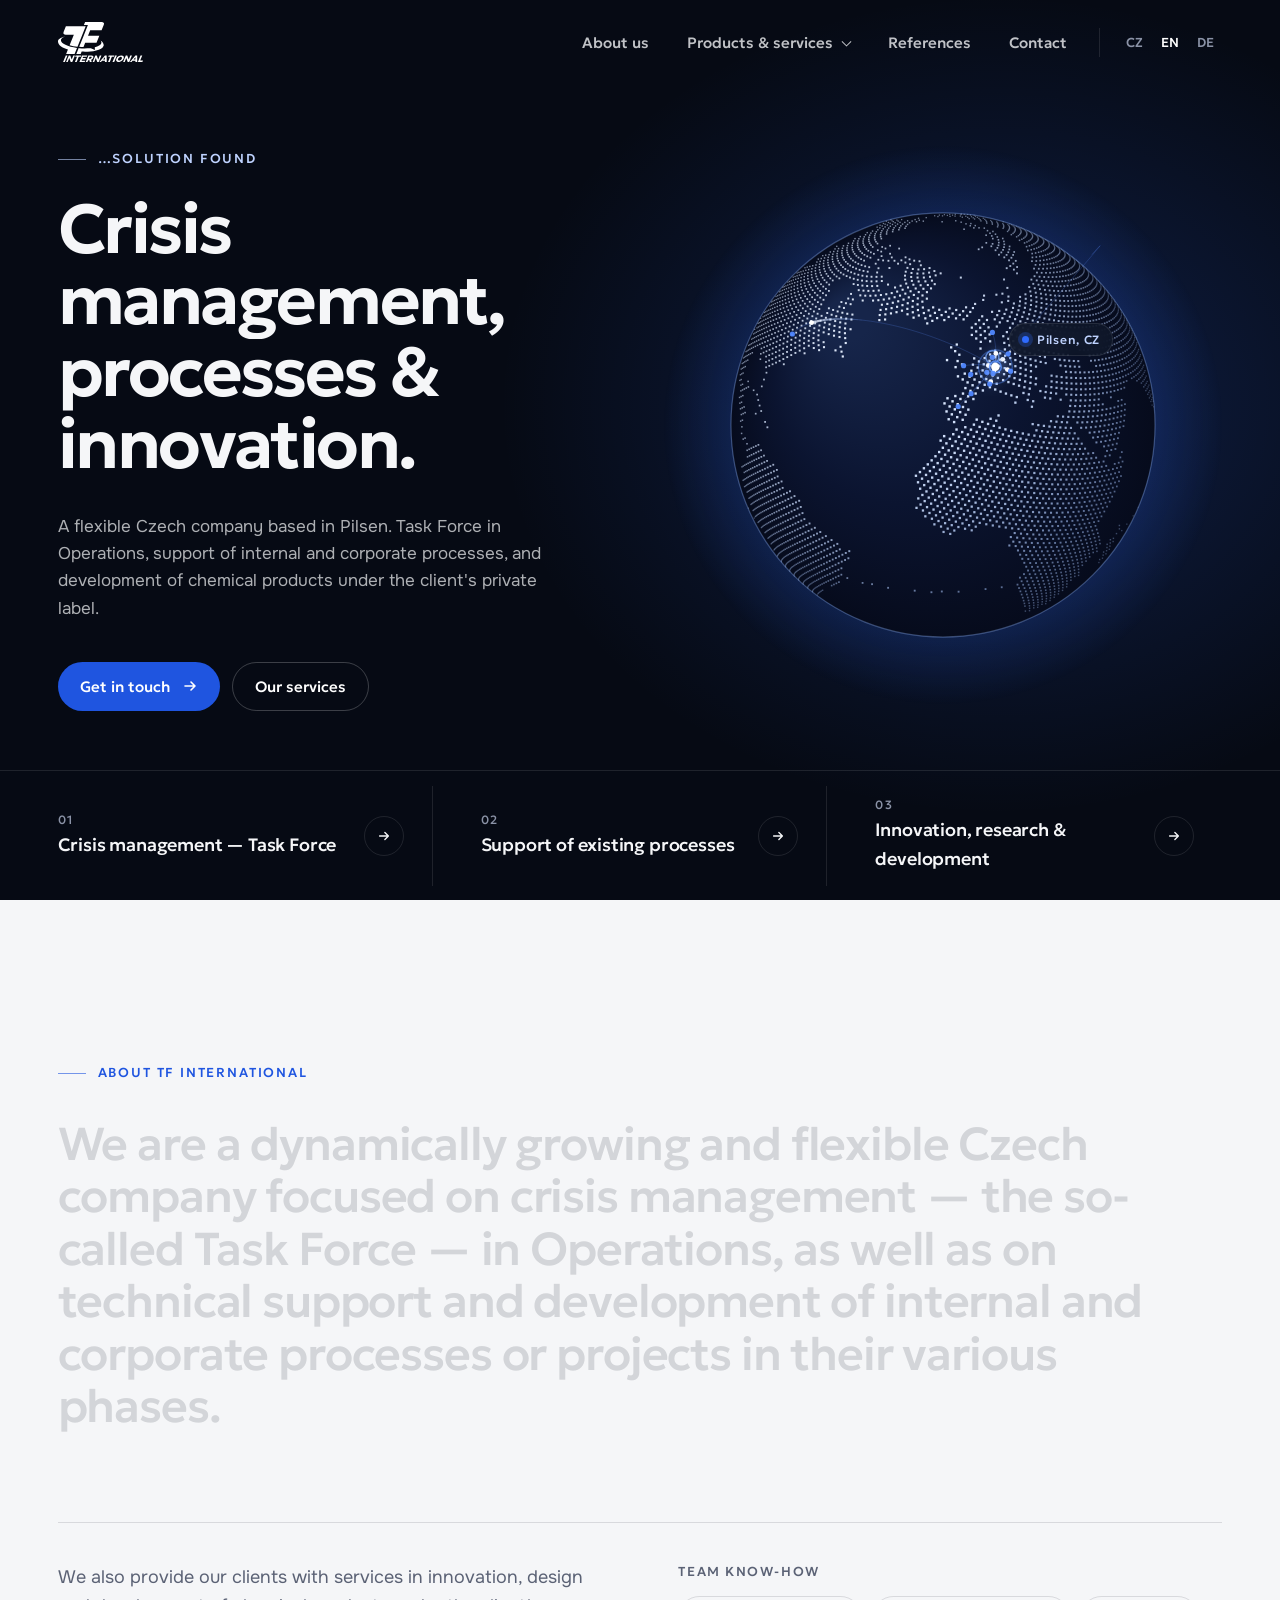
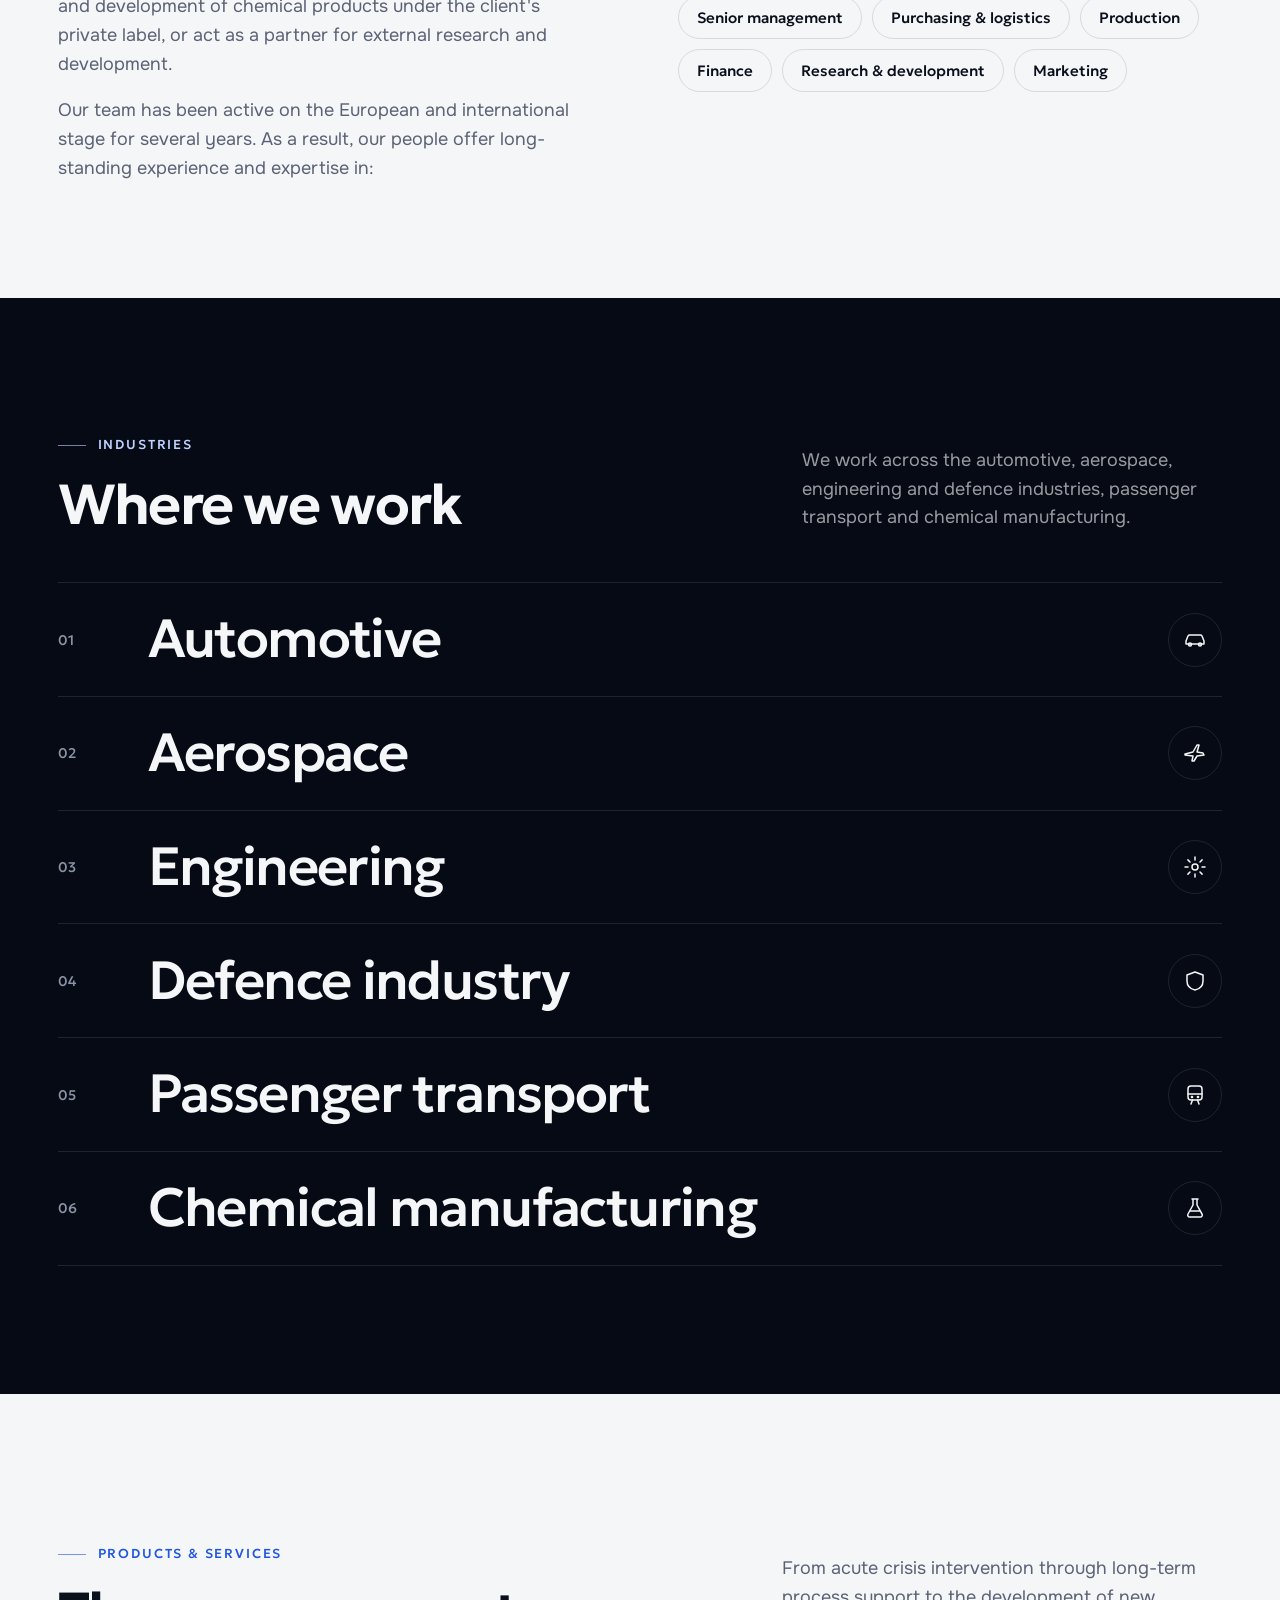
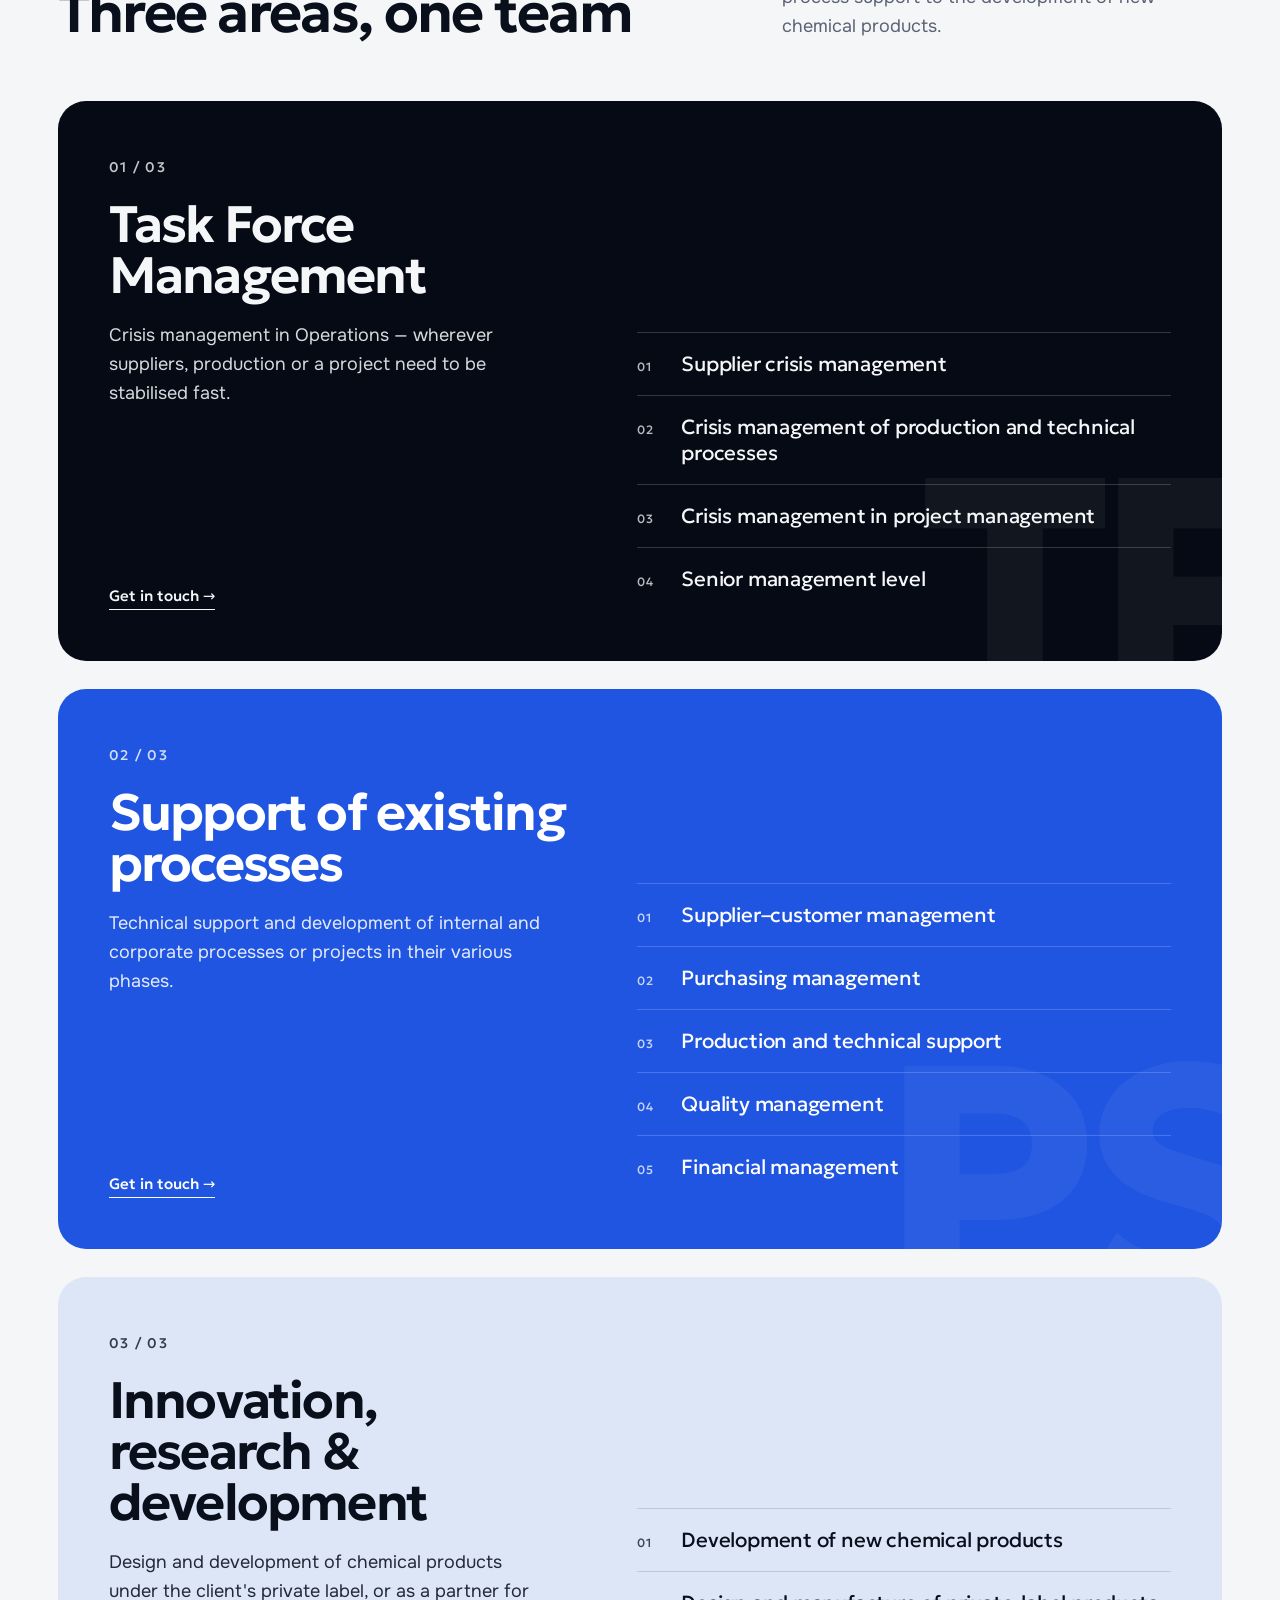
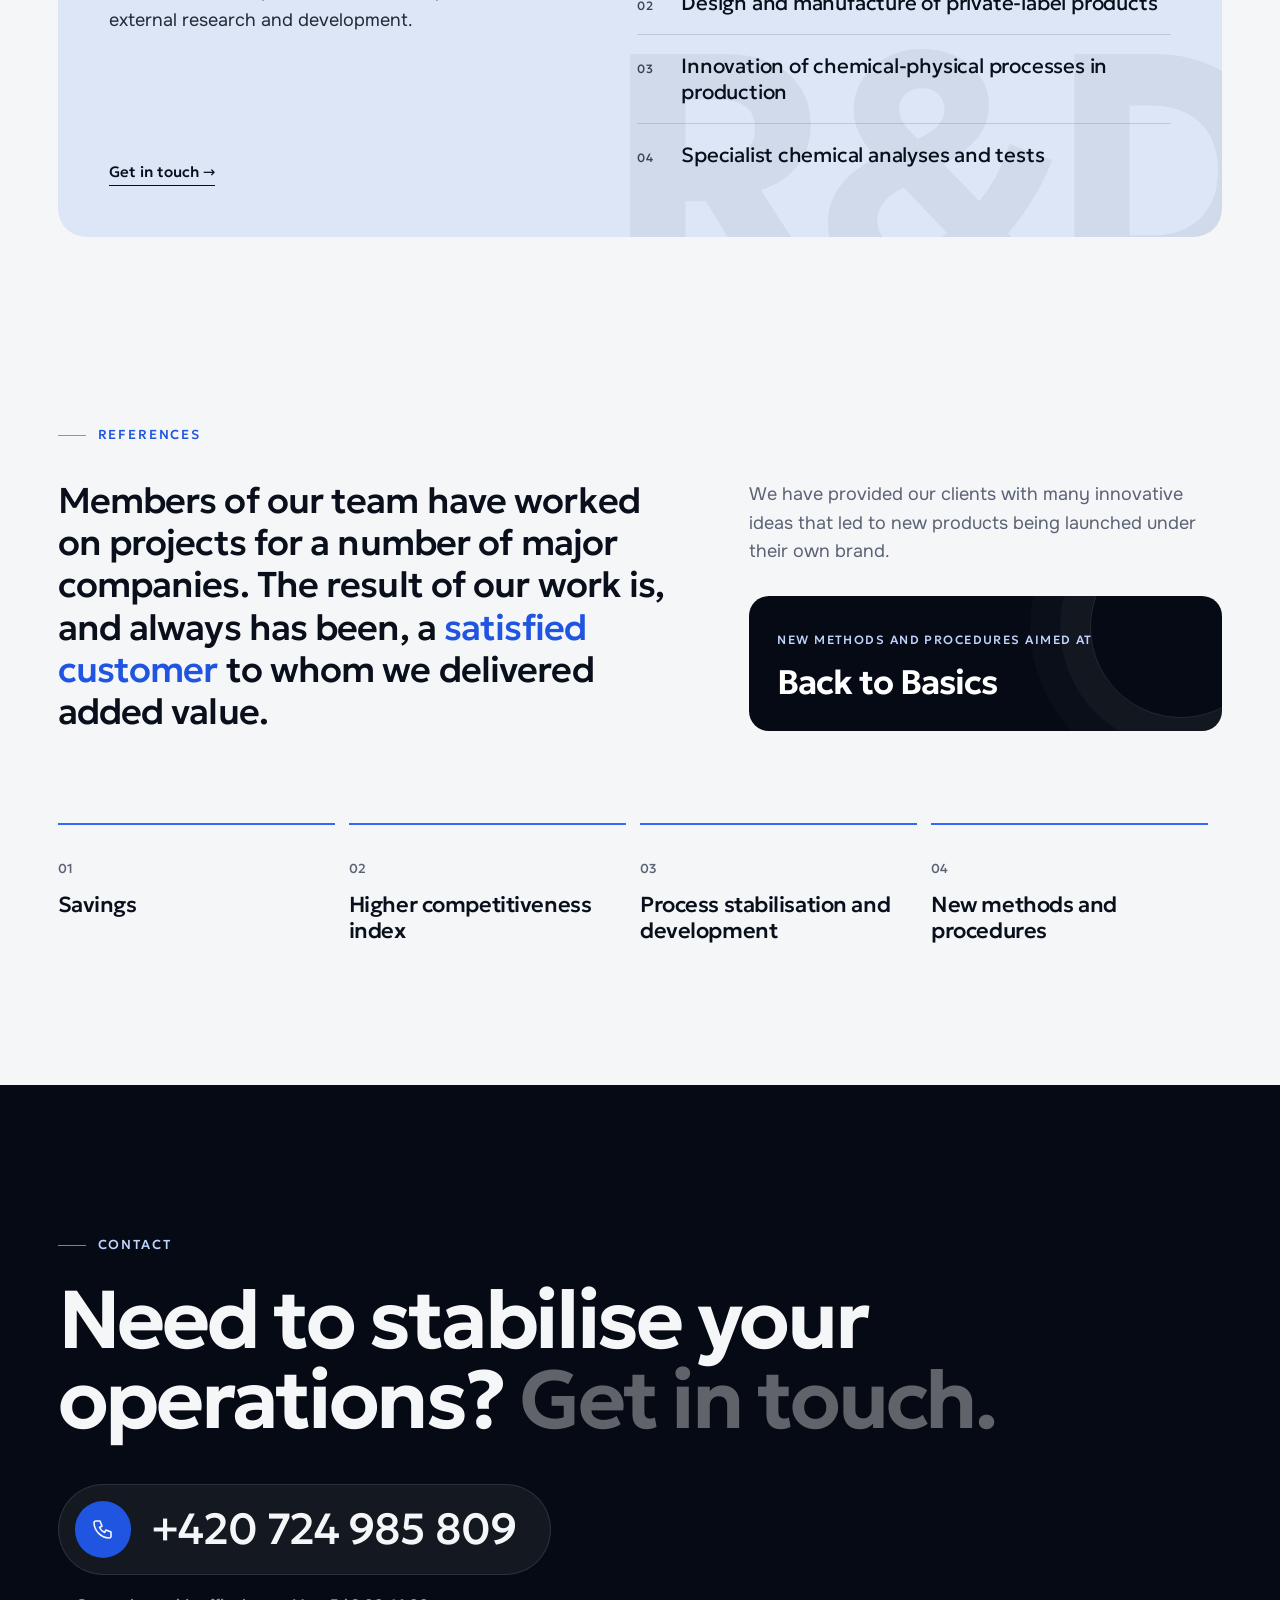
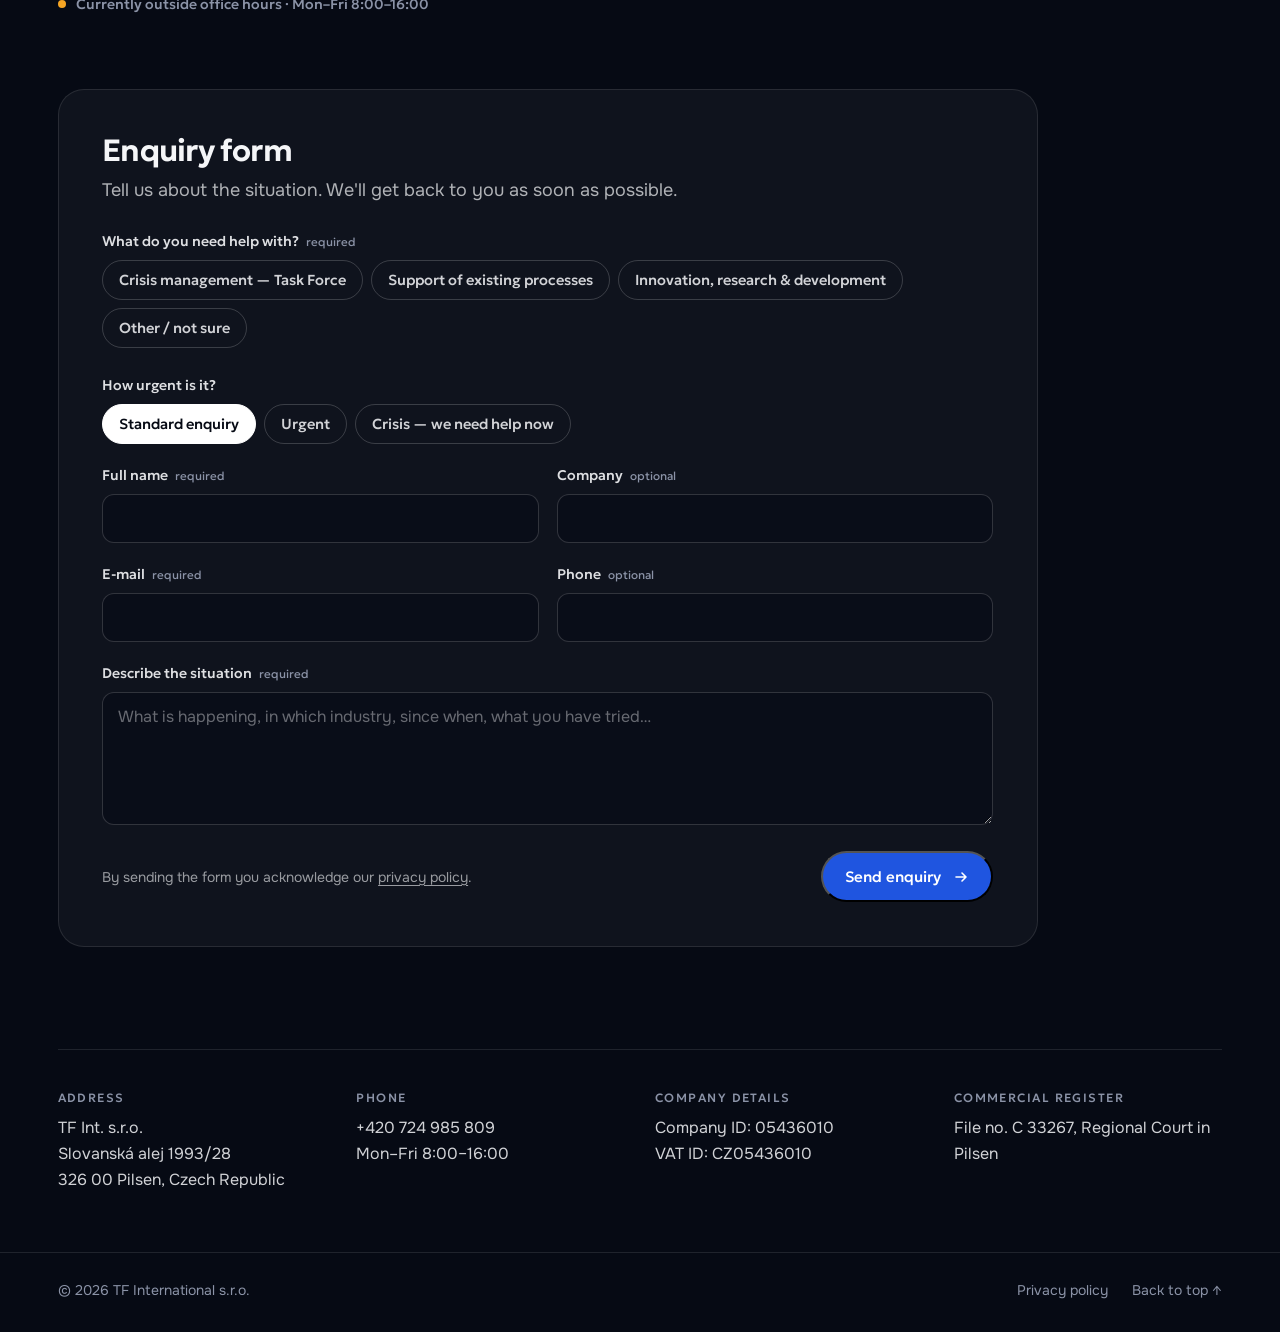
<file: index.html>
<!DOCTYPE html>
<html lang="cs">
<head>
<meta charset="utf-8">
<title>TF International s.r.o.</title>
<link rel="canonical" href="https://www.tfint.cz/cz/">
<link rel="alternate" hreflang="cs" href="https://www.tfint.cz/cz/">
<link rel="alternate" hreflang="en" href="https://www.tfint.cz/en/">
<link rel="alternate" hreflang="de" href="https://www.tfint.cz/de/">
<link rel="alternate" hreflang="x-default" href="https://www.tfint.cz/cz/">
<link rel="icon" href="/assets/favicon.svg" type="image/svg+xml">
<script>
  /* pick the visitor's language, default Czech */
  var l=(navigator.languages||[navigator.language||'cs']).map(function(x){return String(x).slice(0,2).toLowerCase()});
  var t='cz';for(var i=0;i<l.length;i++){if(l[i]==='cs'||l[i]==='sk'){t='cz';break}if(l[i]==='de'){t='de';break}if(l[i]==='en'){t='en';break}}
  location.replace('/'+t+'/'+location.hash);
</script>
<meta http-equiv="refresh" content="1;url=/cz/">
</head>
<body><p><a href="/cz/">TF International s.r.o. — pokračovat na web</a> · <a href="/en/">English</a> · <a href="/de/">Deutsch</a></p></body>
</html>
</file>
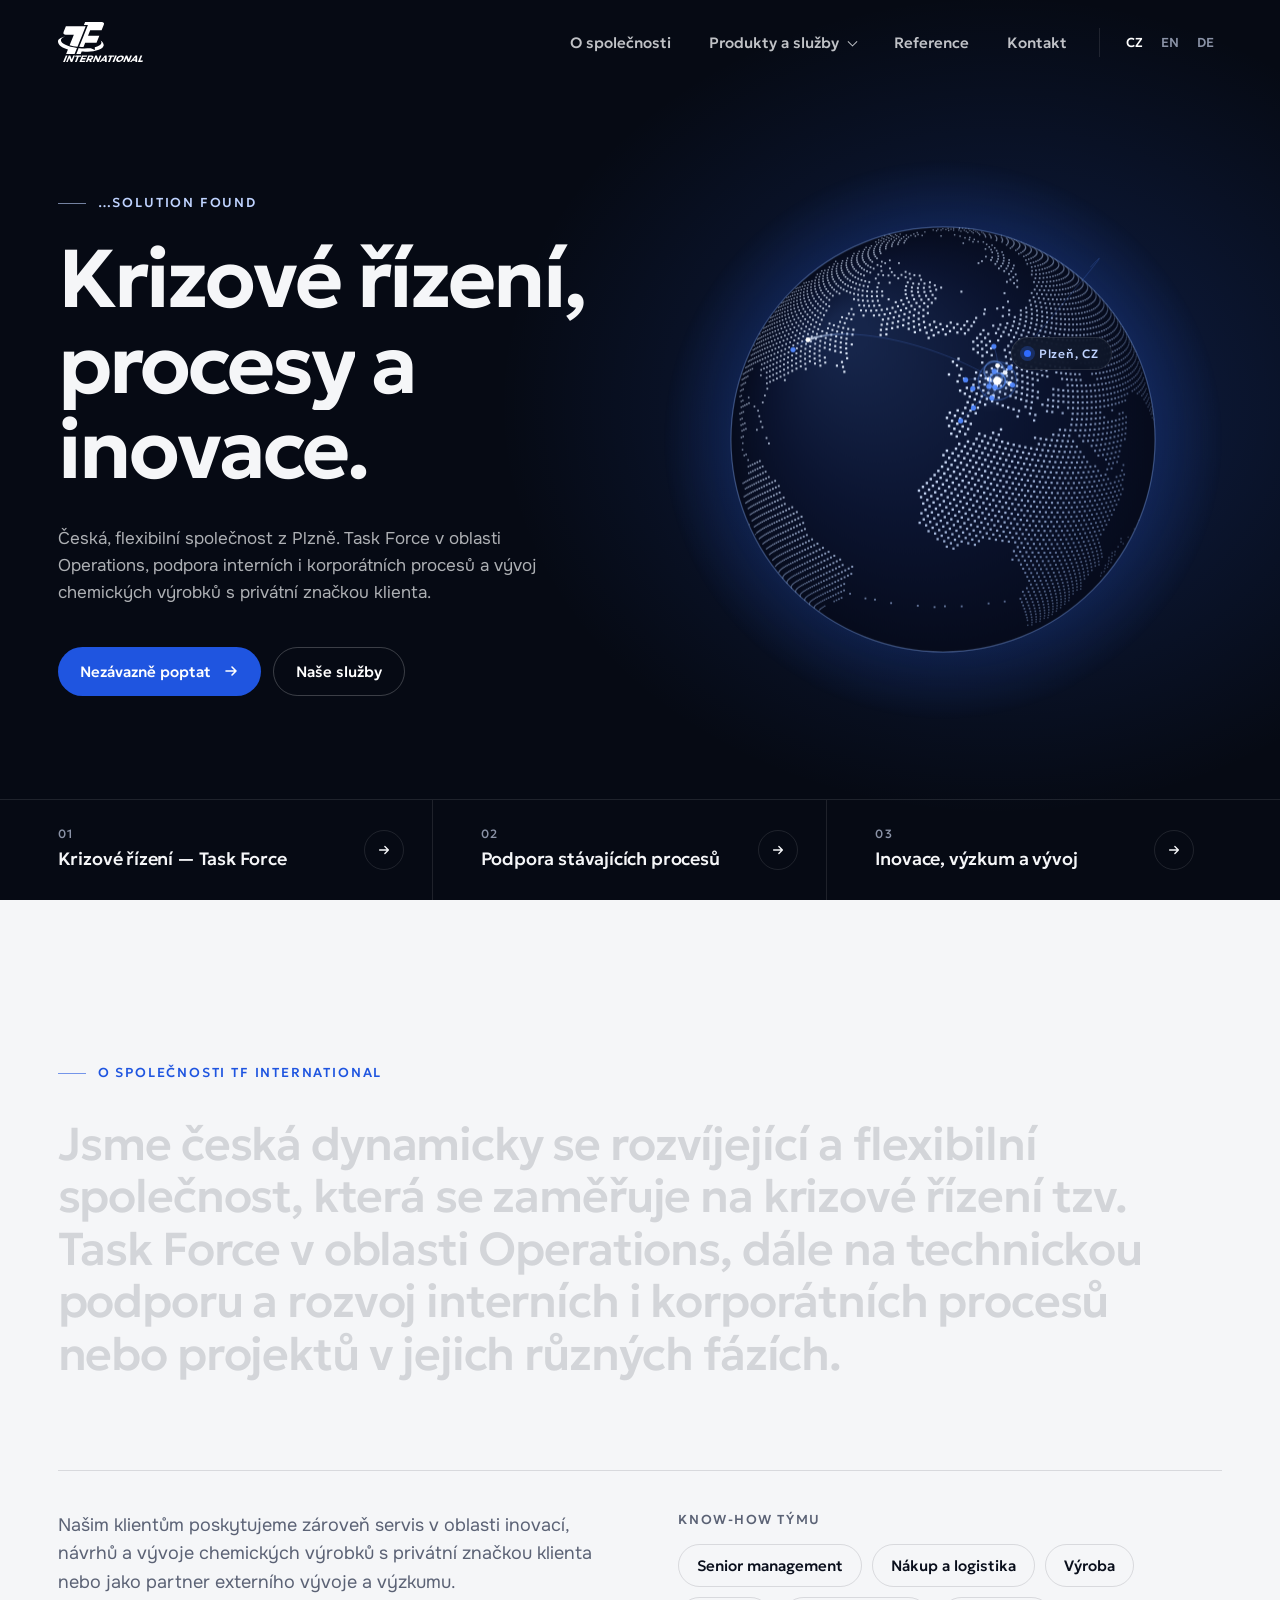
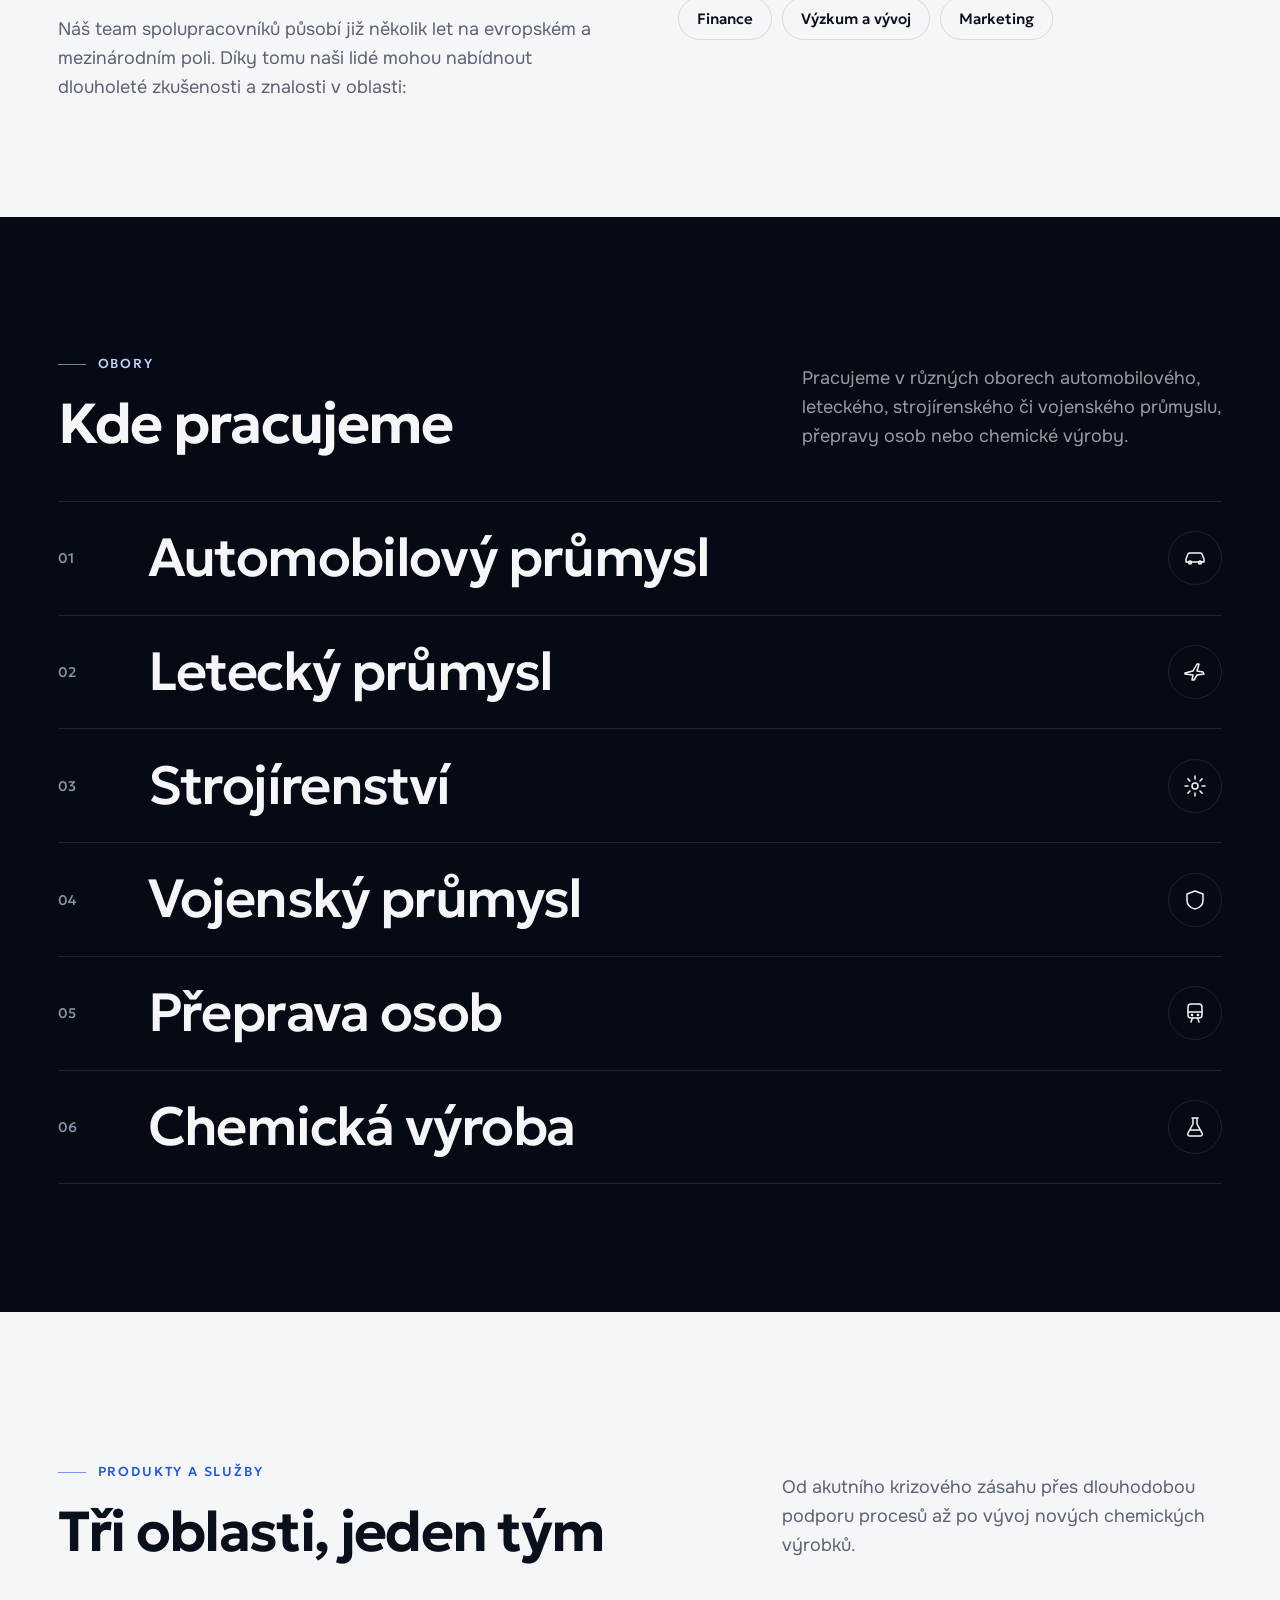
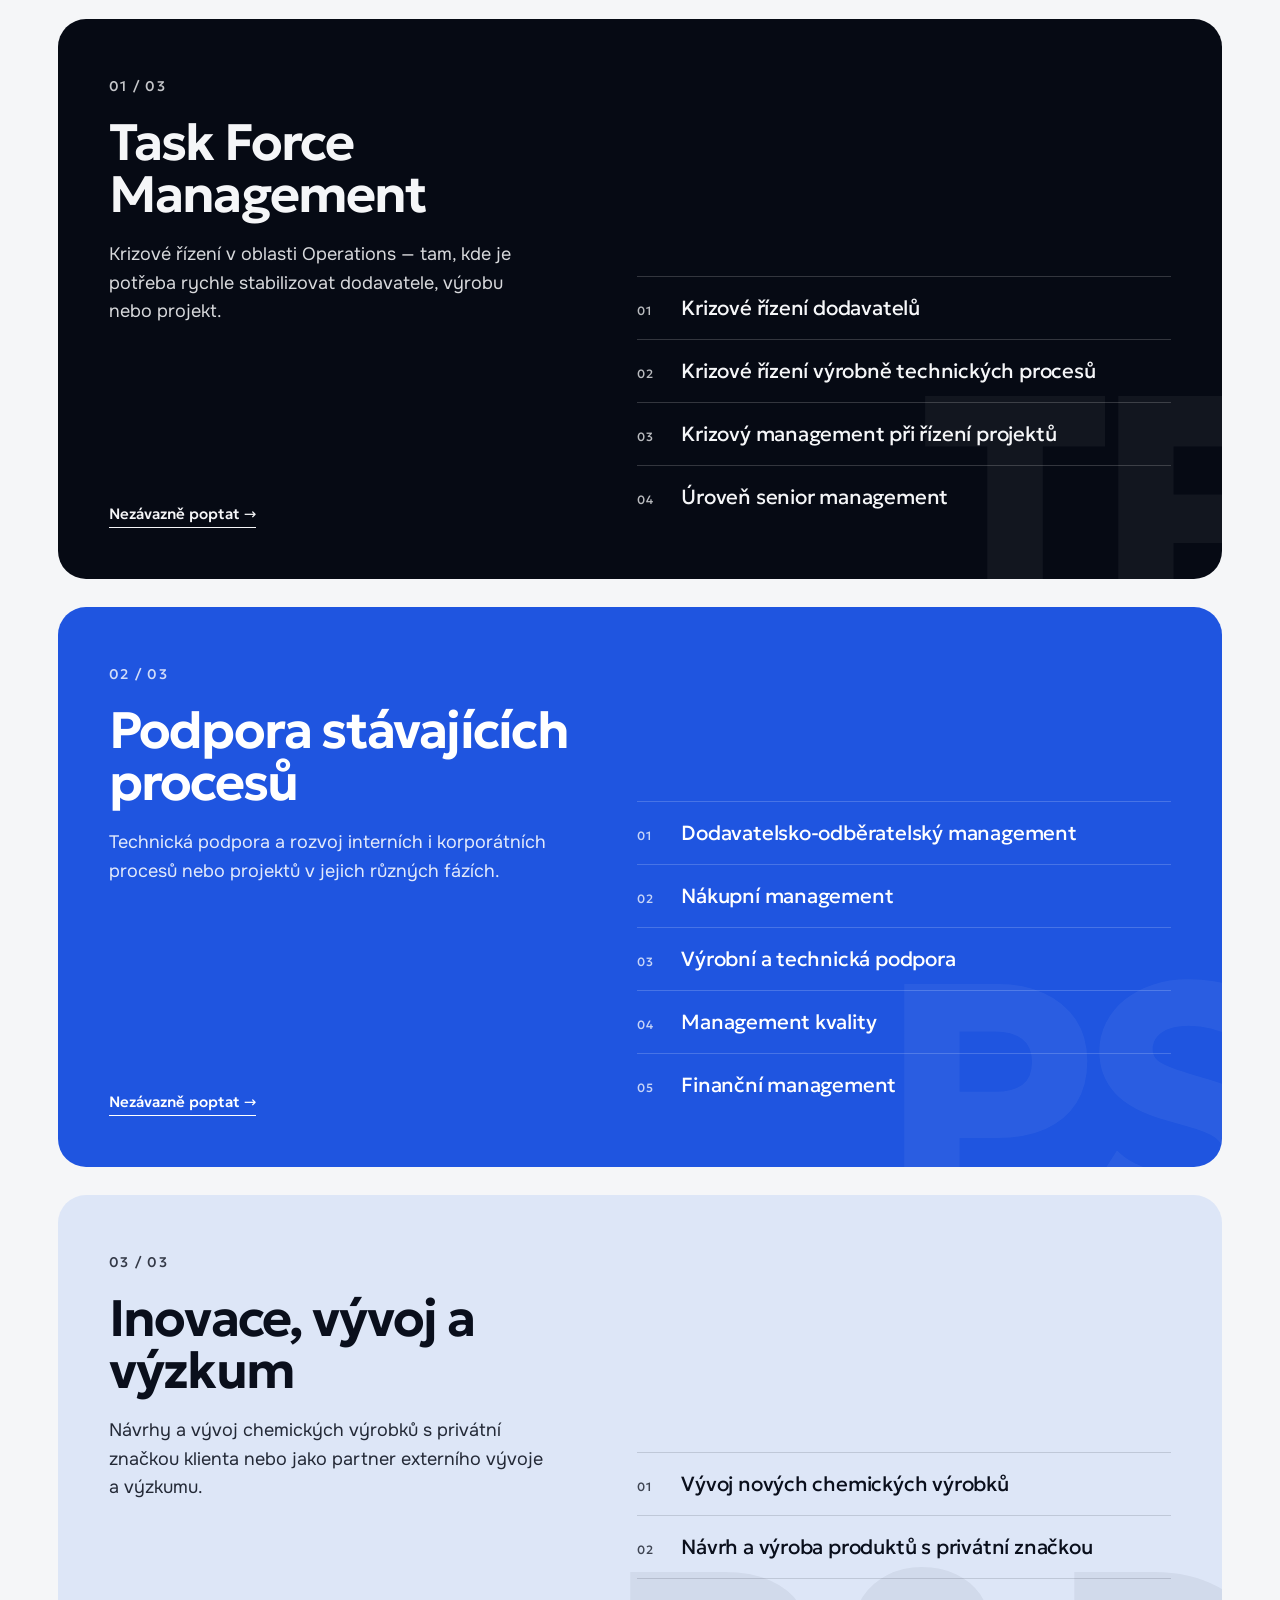
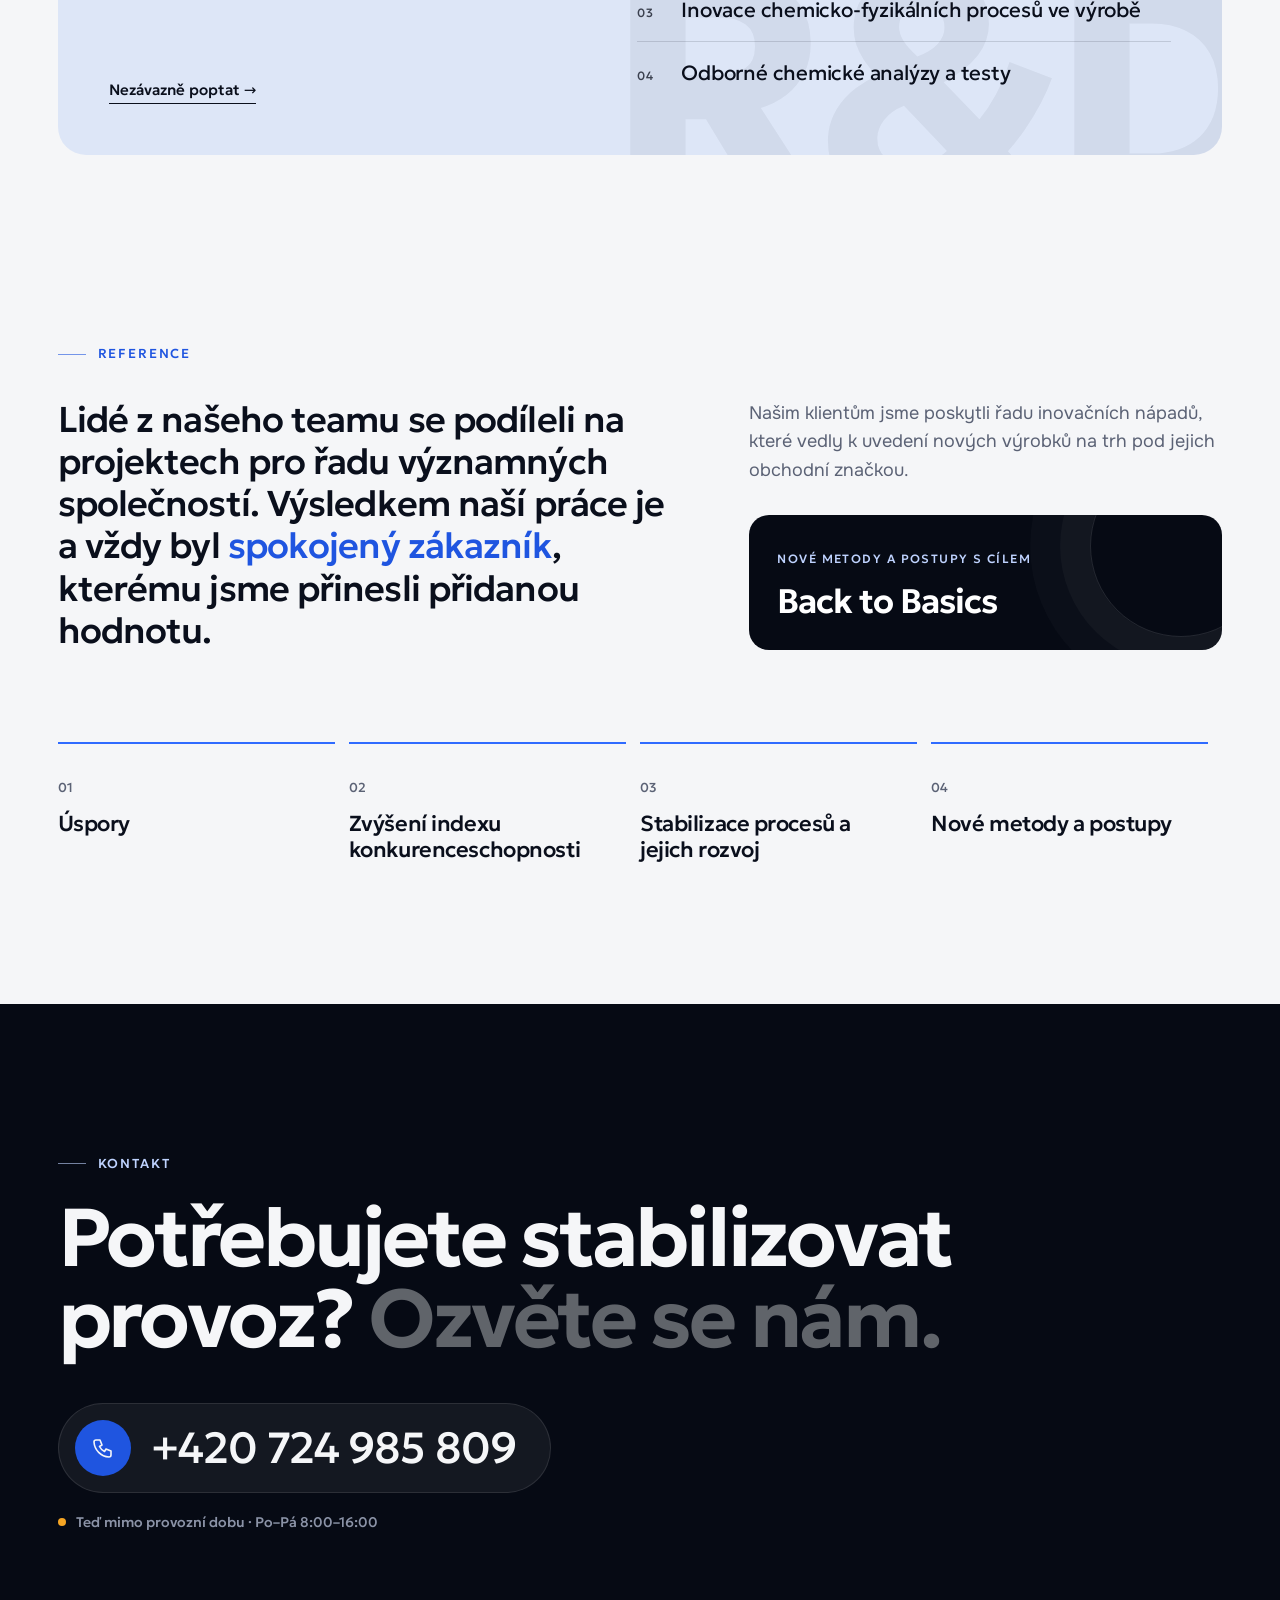
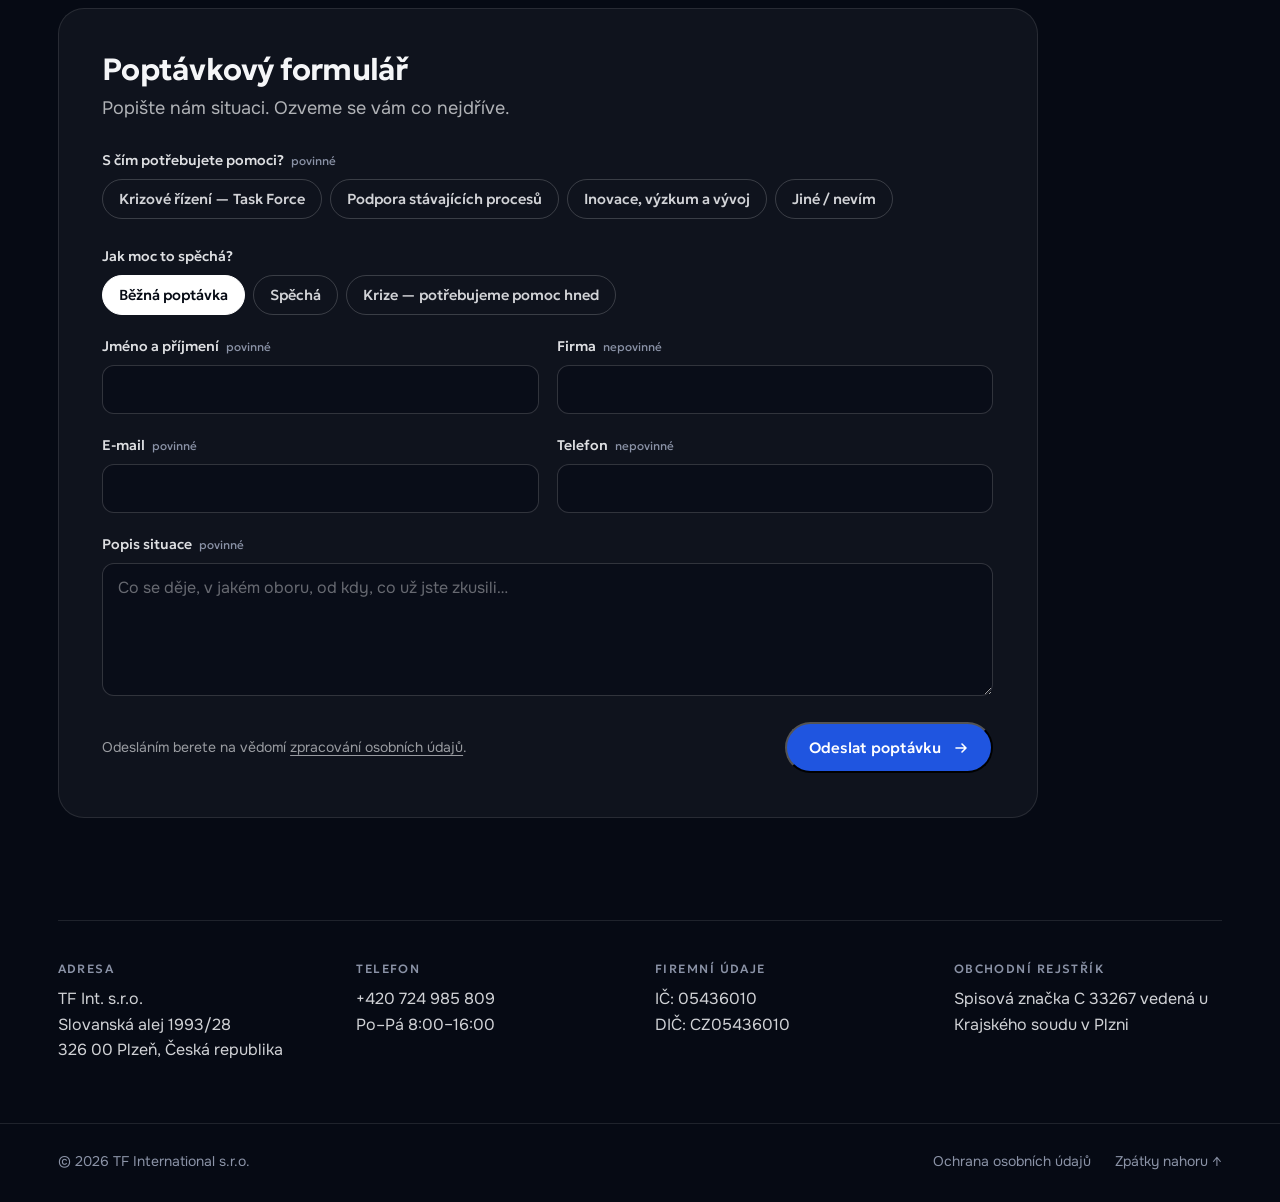
<file: cz/index.html>
<!DOCTYPE html>
<html lang="cs">
<head>
<meta charset="utf-8">
<meta name="viewport" content="width=device-width, initial-scale=1">
<title>TF International s.r.o. — krizové řízení Task Force, procesy a inovace</title>
<meta name="description" content="TF International s.r.o. — krizové řízení Task Force, podpora procesů, inovace a vývoj chemických výrobků. Plzeň, Česká republika.">
<link rel="canonical" href="https://www.tfint.cz/cz/">
<link rel="alternate" hreflang="cs" href="https://www.tfint.cz/cz/">
<link rel="alternate" hreflang="en" href="https://www.tfint.cz/en/">
<link rel="alternate" hreflang="de" href="https://www.tfint.cz/de/">
<link rel="alternate" hreflang="x-default" href="https://www.tfint.cz/cz/">
<meta name="theme-color" content="#060A14">
<link rel="icon" href="../assets/favicon.svg" type="image/svg+xml">
<link rel="icon" href="../assets/favicon-32.png" sizes="32x32" type="image/png">
<link rel="apple-touch-icon" href="../assets/apple-touch-icon.png">
<meta property="og:type" content="website">
<meta property="og:site_name" content="TF International s.r.o.">
<meta property="og:title" content="TF International s.r.o. — krizové řízení Task Force, procesy a inovace">
<meta property="og:description" content="TF International s.r.o. — krizové řízení Task Force, podpora procesů, inovace a vývoj chemických výrobků. Plzeň, Česká republika.">
<meta property="og:url" content="https://www.tfint.cz/cz/">
<meta property="og:image" content="https://www.tfint.cz/assets/og-image.png">
<meta property="og:image:width" content="1200">
<meta property="og:image:height" content="630">
<meta property="og:image:alt" content="TF International s.r.o. — …solution found">
<meta property="og:locale" content="cs_CZ">
<meta property="og:locale:alternate" content="en_GB">
<meta property="og:locale:alternate" content="de_DE">
<meta name="twitter:card" content="summary_large_image">
<link rel="preload" href="../assets/fonts/geologica-latin.woff2" as="font" type="font/woff2" crossorigin>
<link rel="stylesheet" href="../assets/site.css">
<script type="application/ld+json">{"@context": "https://schema.org", "@type": "Organization", "name": "TF International s.r.o.", "url": "https://www.tfint.cz/", "logo": "https://www.tfint.cz/assets/logo-tfint.svg", "slogan": "…solution found", "telephone": "+420 724 985 809", "vatID": "CZ05436010", "taxID": "05436010", "address": {"@type": "PostalAddress", "streetAddress": "Slovanská alej 1993/28", "postalCode": "326 00", "addressLocality": "Plzeň", "addressCountry": "CZ"}, "contactPoint": {"@type": "ContactPoint", "telephone": "+420 724 985 809", "contactType": "customer service", "availableLanguage": ["cs", "en", "de"], "hoursAvailable": {"@type": "OpeningHoursSpecification", "dayOfWeek": ["Monday", "Tuesday", "Wednesday", "Thursday", "Friday"], "opens": "08:00", "closes": "16:00"}}}</script>
<!-- Analytika: sem vložte skript Plausible / Umami (nevyžadují cookie lištu), např.
<script defer data-domain="tfint.cz" src="https://plausible.io/js/script.js"></script> -->
</head>
<body>

<header class="nav" id="nav">
  <div class="wrap">
    <a class="logo" href="./" aria-label="TF International s.r.o.">
      <img src="../assets/logo-tfint.svg" alt="TF International s.r.o." width="86" height="40">
    </a>
    <button class="burger" id="burger" aria-label="Menu" data-open="Menu" data-close="Zavřít menu" aria-expanded="false" aria-controls="menu"><span></span><span></span></button>
    <nav class="menu" id="menu">
      <a href="#o-spolecnosti">O společnosti</a>
      <div class="dd">
        <button type="button">Produkty a služby</button>
        <div class="panel">
          <a href="#sluzby"><b>Krizové řízení — Task Force</b><span>Dodavatelé, výroba, projekty</span></a>
          <a href="#sluzby"><b>Podpora stávajících procesů</b><span>Nákup, kvalita, finance, výroba</span></a>
          <a href="#sluzby"><b>Inovace, výzkum a vývoj</b><span>Chemické výrobky a privátní značky</span></a>
        </div>
      </div>
      <a href="#reference">Reference</a>
      <a href="#kontakt">Kontakt</a>
      <div class="lang"><a href="../cz/" hreflang="cs" lang="cs" class="on" aria-current="page">CZ</a><a href="../en/" hreflang="en" lang="en">EN</a><a href="../de/" hreflang="de" lang="de">DE</a></div>
    </nav>
  </div>
</header>

<main id="top">
<!-- HERO -->
<section class="hero">
  <div class="wrap">
    <div>
      <span class="eyebrow">…solution found</span>
      <h1 id="heroTitle" data-lines="Krizové řízení,|procesy a inovace.">Krizové řízení, procesy a inovace.</h1>
      <p class="sub">Česká, flexibilní společnost z Plzně. Task Force v oblasti Operations, podpora interních i korporátních procesů a vývoj chemických výrobků s privátní značkou klienta.</p>
      <div class="actions">
        <a class="btn" href="#kontakt">Nezávazně poptat <svg aria-hidden="true" focusable="false" width="16" height="16" viewBox="0 0 16 16" fill="none"><path d="M3 8h10m-4-4 4 4-4 4" stroke="currentColor" stroke-width="1.6" stroke-linecap="round" stroke-linejoin="round"/></svg></a>
        <a class="btn ghost" href="#sluzby">Naše služby</a>
      </div>
    </div>
    <div class="globe" id="globeWrap">
      <canvas id="globe" aria-hidden="true"></canvas>
      <span class="tag" id="tagPlzen"><i></i><span>Plzeň, CZ</span></span>
    </div>
  </div>
  <div class="bar">
    <div class="wrap">
      <a href="#sluzby"><span><small>01</small><b>Krizové řízení — Task Force</b></span><span class="arr"><svg aria-hidden="true" focusable="false" width="14" height="14" viewBox="0 0 16 16" fill="none"><path d="M3 8h10m-4-4 4 4-4 4" stroke="currentColor" stroke-width="1.6" stroke-linecap="round" stroke-linejoin="round"/></svg></span></a>
      <a href="#sluzby"><span><small>02</small><b>Podpora stávajících procesů</b></span><span class="arr"><svg aria-hidden="true" focusable="false" width="14" height="14" viewBox="0 0 16 16" fill="none"><path d="M3 8h10m-4-4 4 4-4 4" stroke="currentColor" stroke-width="1.6" stroke-linecap="round" stroke-linejoin="round"/></svg></span></a>
      <a href="#sluzby"><span><small>03</small><b>Inovace, výzkum a vývoj</b></span><span class="arr"><svg aria-hidden="true" focusable="false" width="14" height="14" viewBox="0 0 16 16" fill="none"><path d="M3 8h10m-4-4 4 4-4 4" stroke="currentColor" stroke-width="1.6" stroke-linecap="round" stroke-linejoin="round"/></svg></span></a>
    </div>
  </div>
</section>

<!-- ABOUT -->
<section class="about" id="o-spolecnosti">
  <div class="wrap">
    <span class="eyebrow">O společnosti TF International</span>
    <p class="reveal-text" id="revealText" data-src="Jsme česká dynamicky se rozvíjející a flexibilní společnost, která se zaměřuje na *krizové *řízení tzv. *Task *Force v oblasti Operations, dále na technickou podporu a rozvoj interních i korporátních procesů nebo projektů v jejich různých fázích.">Jsme česká dynamicky se rozvíjející a flexibilní společnost, která se zaměřuje na krizové řízení tzv. Task Force v oblasti Operations, dále na technickou podporu a rozvoj interních i korporátních procesů nebo projektů v jejich různých fázích.</p>
    <div class="cols">
      <div class="rv">
        <p>Našim klientům poskytujeme zároveň servis v oblasti inovací, návrhů a vývoje chemických výrobků s privátní značkou klienta nebo jako partner externího vývoje a výzkumu.</p>
        <p style="margin-top:18px">Náš team spolupracovníků působí již několik let na evropském a mezinárodním poli. Díky tomu naši lidé mohou nabídnout dlouholeté zkušenosti a znalosti v oblasti:</p>
      </div>
      <div class="chips rv">
        <span class="lbl">Know-how týmu</span>
        <span>Senior management</span><span>Nákup a logistika</span><span>Výroba</span><span>Finance</span><span>Výzkum a vývoj</span><span>Marketing</span>
      </div>
    </div>
  </div>
</section>

<!-- INDUSTRIES -->
<section class="ind">
  <div class="wrap">
    <div class="head">
      <div><span class="eyebrow">Obory</span><h2>Kde pracujeme</h2></div>
      <p>Pracujeme v různých oborech automobilového, leteckého, strojírenského či vojenského průmyslu, přepravy osob nebo chemické výroby.</p>
    </div>
    <ul>
      <li class="rv"><span class="n">01</span><span class="t">Automobilový průmysl</span><span class="ic"><svg aria-hidden="true" focusable="false" viewBox="0 0 24 24" fill="none" stroke="currentColor" stroke-width="1.5" stroke-linecap="round" stroke-linejoin="round"><path d="M5 16h14M3 13l2-5a2 2 0 0 1 2-1h10a2 2 0 0 1 2 1l2 5v3H3z"/><circle cx="7" cy="16.5" r="1.5"/><circle cx="17" cy="16.5" r="1.5"/></svg></span></li>
      <li class="rv"><span class="n">02</span><span class="t">Letecký průmysl</span><span class="ic"><svg aria-hidden="true" focusable="false" viewBox="0 0 24 24" fill="none" stroke="currentColor" stroke-width="1.5" stroke-linecap="round" stroke-linejoin="round"><path d="M2 13l8-2 4-7h2l-2 7 6 1 1 2-7 1-3 5h-2l1-5-8-1z"/></svg></span></li>
      <li class="rv"><span class="n">03</span><span class="t">Strojírenství</span><span class="ic"><svg aria-hidden="true" focusable="false" viewBox="0 0 24 24" fill="none" stroke="currentColor" stroke-width="1.5" stroke-linecap="round" stroke-linejoin="round"><circle cx="12" cy="12" r="3"/><path d="M12 2v3m0 14v3M2 12h3m14 0h3M4.9 4.9l2.1 2.1m10 10 2.1 2.1M4.9 19.1 7 17M17 7l2.1-2.1"/></svg></span></li>
      <li class="rv"><span class="n">04</span><span class="t">Vojenský průmysl</span><span class="ic"><svg aria-hidden="true" focusable="false" viewBox="0 0 24 24" fill="none" stroke="currentColor" stroke-width="1.5" stroke-linecap="round" stroke-linejoin="round"><path d="M12 3l8 3v6c0 5-3.5 8-8 9-4.5-1-8-4-8-9V6z"/></svg></span></li>
      <li class="rv"><span class="n">05</span><span class="t">Přeprava osob</span><span class="ic"><svg aria-hidden="true" focusable="false" viewBox="0 0 24 24" fill="none" stroke="currentColor" stroke-width="1.5" stroke-linecap="round" stroke-linejoin="round"><rect x="5" y="3" width="14" height="14" rx="3"/><path d="M5 11h14M8 21l1.5-4M16 21l-1.5-4"/><circle cx="9" cy="14" r=".6"/><circle cx="15" cy="14" r=".6"/></svg></span></li>
      <li class="rv"><span class="n">06</span><span class="t">Chemická výroba</span><span class="ic"><svg aria-hidden="true" focusable="false" viewBox="0 0 24 24" fill="none" stroke="currentColor" stroke-width="1.5" stroke-linecap="round" stroke-linejoin="round"><path d="M9 3h6M10 3v6l-5 9a2 2 0 0 0 1.8 3h10.4a2 2 0 0 0 1.8-3l-5-9V3M7.5 15h9"/></svg></span></li>
    </ul>
  </div>
</section>

<!-- SERVICES -->
<section class="svc" id="sluzby">
  <div class="wrap">
    <div class="head">
      <div><span class="eyebrow">Produkty a služby</span><h2>Tři oblasti, jeden tým</h2></div>
      <p>Od akutního krizového zásahu přes dlouhodobou podporu procesů až po vývoj nových chemických výrobků.</p>
    </div>
    <div class="stack">
      <article class="card">
        <div class="top">
          <div><span class="num">01 / 03</span><h3>Task Force Management</h3><p class="lead">Krizové řízení v oblasti Operations — tam, kde je potřeba rychle stabilizovat dodavatele, výrobu nebo projekt.</p></div>
          <a class="more" href="#kontakt">Nezávazně poptat →</a>
        </div>
        <ul>
          <li><small>01</small><span>Krizové řízení dodavatelů</span></li>
          <li><small>02</small><span>Krizové řízení výrobně technických procesů</span></li>
          <li><small>03</small><span>Krizový management při řízení projektů</span></li>
          <li><small>04</small><span>Úroveň senior management</span></li>
        </ul>
        <span class="glyph">TF</span>
      </article>
      <article class="card">
        <div class="top">
          <div><span class="num">02 / 03</span><h3>Podpora stávajících procesů</h3><p class="lead">Technická podpora a rozvoj interních i korporátních procesů nebo projektů v jejich různých fázích.</p></div>
          <a class="more" href="#kontakt">Nezávazně poptat →</a>
        </div>
        <ul>
          <li><small>01</small><span>Dodavatelsko-odběratelský management</span></li>
          <li><small>02</small><span>Nákupní management</span></li>
          <li><small>03</small><span>Výrobní a technická podpora</span></li>
          <li><small>04</small><span>Management kvality</span></li>
          <li><small>05</small><span>Finanční management</span></li>
        </ul>
        <span class="glyph">PS</span>
      </article>
      <article class="card">
        <div class="top">
          <div><span class="num">03 / 03</span><h3>Inovace, vývoj a výzkum</h3><p class="lead">Návrhy a vývoj chemických výrobků s privátní značkou klienta nebo jako partner externího vývoje a výzkumu.</p></div>
          <a class="more" href="#kontakt">Nezávazně poptat →</a>
        </div>
        <ul>
          <li><small>01</small><span>Vývoj nových chemických výrobků</span></li>
          <li><small>02</small><span>Návrh a výroba produktů s privátní značkou</span></li>
          <li><small>03</small><span>Inovace chemicko-fyzikálních procesů ve výrobě</span></li>
          <li><small>04</small><span>Odborné chemické analýzy a testy</span></li>
        </ul>
        <span class="glyph">R&amp;D</span>
      </article>
    </div>
  </div>
</section>

<!-- REFERENCES -->
<section class="refs" id="reference">
  <div class="wrap">
    <span class="eyebrow">Reference</span>
    <div class="grid">
      <blockquote class="rv">Lidé z našeho teamu se podíleli na projektech pro řadu významných společností. Výsledkem naší práce je a vždy byl <em>spokojený zákazník</em>, kterému jsme přinesli přidanou hodnotu.</blockquote>
      <div class="side rv">
        <p>Našim klientům jsme poskytli řadu inovačních nápadů, které vedly k uvedení nových výrobků na trh pod jejich obchodní značkou.</p>
        <div class="btb"><small>Nové metody a postupy s cílem</small><b>Back to Basics</b></div>
      </div>
    </div>
    <div class="outcomes" id="outcomes">
      <div><small>01</small><b>Úspory</b></div>
      <div><small>02</small><b>Zvýšení indexu konkurenceschopnosti</b></div>
      <div><small>03</small><b>Stabilizace procesů a jejich rozvoj</b></div>
      <div><small>04</small><b>Nové metody a postupy</b></div>
    </div>
  </div>
</section>

<!-- CONTACT -->
<section class="contact" id="kontakt">
  <div class="wrap">
    <span class="eyebrow">Kontakt</span>
    <h2>Potřebujete stabilizovat provoz? <span>Ozvěte se nám.</span></h2>
    <a class="phone" href="tel:+420724985809"><i><svg aria-hidden="true" focusable="false" width="24" height="24" viewBox="0 0 24 24" fill="none" stroke="currentColor" stroke-width="1.6" stroke-linecap="round" stroke-linejoin="round"><path d="M5 4h4l2 5-2.5 1.5a11 11 0 0 0 5 5L15 13l5 2v4a2 2 0 0 1-2 2A16 16 0 0 1 3 6a2 2 0 0 1 2-2"/></svg></i>+420 724 985 809</a>
    <div class="status" id="status" data-open="Právě jsme k zastižení · Po–Pá 8:00–16:00" data-closed="Teď mimo provozní dobu · Po–Pá 8:00–16:00"><i></i><span>K dispozici pondělí až pátek od 8:00 do 16:00</span></div>


    <div class="inq-wrap rv">
      <form class="inq" id="inq" action="../api/poptavka.php" method="post" novalidate data-e-required="Vyplňte prosím toto pole." data-e-email="Zkontrolujte e-mailovou adresu." data-e-phone="Telefon obsahuje nepovolené znaky." data-e-short="Napište prosím alespoň pár slov (min. 10 znaků)." data-e-rate="Odeslali jste příliš mnoho poptávek. Zkuste to prosím později nebo zavolejte." data-e-net="Odeslání se nepovedlo. Zkontrolujte připojení nebo nám zavolejte na +420 724 985 809." data-e-fix="Opravte prosím zvýrazněná pole." data-sending="Odesílám…">
        <input type="hidden" name="lang" value="cz"><input type="hidden" name="ts" value="">
        <div class="hp" aria-hidden="true"><label>Website<input name="website" tabindex="-1" autocomplete="off"></label></div>
        <div class="inq-head"><h3>Poptávkový formulář</h3><p>Popište nám situaci. Ozveme se vám co nejdříve.</p></div>
        <fieldset><legend>S čím potřebujete pomoci? <small>povinné</small></legend><div class="chips-row"><label class="chip"><input type="radio" name="service" value="task_force" required><span>Krizové řízení — Task Force</span></label><label class="chip"><input type="radio" name="service" value="procesy"><span>Podpora stávajících procesů</span></label><label class="chip"><input type="radio" name="service" value="inovace"><span>Inovace, výzkum a vývoj</span></label><label class="chip"><input type="radio" name="service" value="jine"><span>Jiné / nevím</span></label></div><span class="err" id="e-service" aria-live="polite"></span></fieldset>
        <fieldset><legend>Jak moc to spěchá?</legend><div class="chips-row"><label class="chip"><input type="radio" name="urgency" value="bezna" checked><span>Běžná poptávka</span></label><label class="chip"><input type="radio" name="urgency" value="spech"><span>Spěchá</span></label><label class="chip hot"><input type="radio" name="urgency" value="krize"><span>Krize — potřebujeme pomoc hned</span></label></div>
          <p class="crisis-hint" hidden>Při akutní krizi nám rovnou zavolejte: <a href="tel:+420724985809">+420 724 985 809</a></p></fieldset>
        <div class="row2"><div class="f"><label for="f-name">Jméno a příjmení <small>povinné</small></label><input id="f-name" name="name" type="text" autocomplete="name" maxlength="120" required><span class="err" id="e-name" aria-live="polite"></span></div><div class="f"><label for="f-company">Firma <small>nepovinné</small></label><input id="f-company" name="company" type="text" autocomplete="organization" maxlength="160"><span class="err" id="e-company" aria-live="polite"></span></div></div>
        <div class="row2"><div class="f"><label for="f-email">E-mail <small>povinné</small></label><input id="f-email" name="email" type="email" autocomplete="email" maxlength="200" required><span class="err" id="e-email" aria-live="polite"></span></div><div class="f"><label for="f-phone">Telefon <small>nepovinné</small></label><input id="f-phone" name="phone" type="tel" autocomplete="tel" maxlength="40"><span class="err" id="e-phone" aria-live="polite"></span></div></div>
        <div class="f"><label for="f-message">Popis situace <small>povinné</small></label><textarea id="f-message" name="message" rows="5" required maxlength="5000" placeholder="Co se děje, v jakém oboru, od kdy, co už jste zkusili…"></textarea><span class="err" id="e-message" aria-live="polite"></span></div>
        <div class="inq-foot"><p class="note">Odesláním berete na vědomí <a href="ochrana-osobnich-udaju/">zpracování osobních údajů</a>.</p>
          <button class="btn" type="submit"><span>Odeslat poptávku</span> <svg aria-hidden="true" focusable="false" width="16" height="16" viewBox="0 0 16 16" fill="none"><path d="M3 8h10m-4-4 4 4-4 4" stroke="currentColor" stroke-width="1.6" stroke-linecap="round" stroke-linejoin="round"/></svg></button></div>
        <p class="form-msg" role="alert" hidden></p>
      </form>
      <div class="inq-ok" id="inqOk" hidden tabindex="-1"><span class="okmark"><svg aria-hidden="true" focusable="false" viewBox="0 0 24 24" width="28" height="28" fill="none" stroke="currentColor" stroke-width="2.2" stroke-linecap="round" stroke-linejoin="round"><path d="M5 12.5l4.5 4.5L19 7.5"/></svg></span><h3>Děkujeme, poptávka je odeslaná.</h3><p>Ozveme se vám co nejdříve. Pokud jde o akutní krizi, volejte +420 724 985 809.</p></div>
    </div>

    <div class="info">
      <div><small>Adresa</small><p>TF Int. s.r.o.<br>Slovanská alej 1993/28<br>326 00 Plzeň, Česká republika</p></div>
      <div><small>Telefon</small><p><a href="tel:+420724985809">+420 724 985 809</a><br><span>Po–Pá 8:00–16:00</span></p></div>
      <div><small>Firemní údaje</small><p>IČ: 05436010<br>DIČ: CZ05436010</p></div>
      <div><small>Obchodní rejstřík</small><p>Spisová značka C 33267 vedená u Krajského soudu v Plzni</p></div>
    </div>
  </div>
  <footer>
    <div class="wrap">
      <span>© 2026 TF International s.r.o.</span>
      <nav><a href="ochrana-osobnich-udaju/">Ochrana osobních údajů</a><a href="#top">Zpátky nahoru ↑</a></nav>
    </div>
  </footer>
</section>
</main>
<script src="../assets/site.js" defer></script>
</body>
</html>
</file>
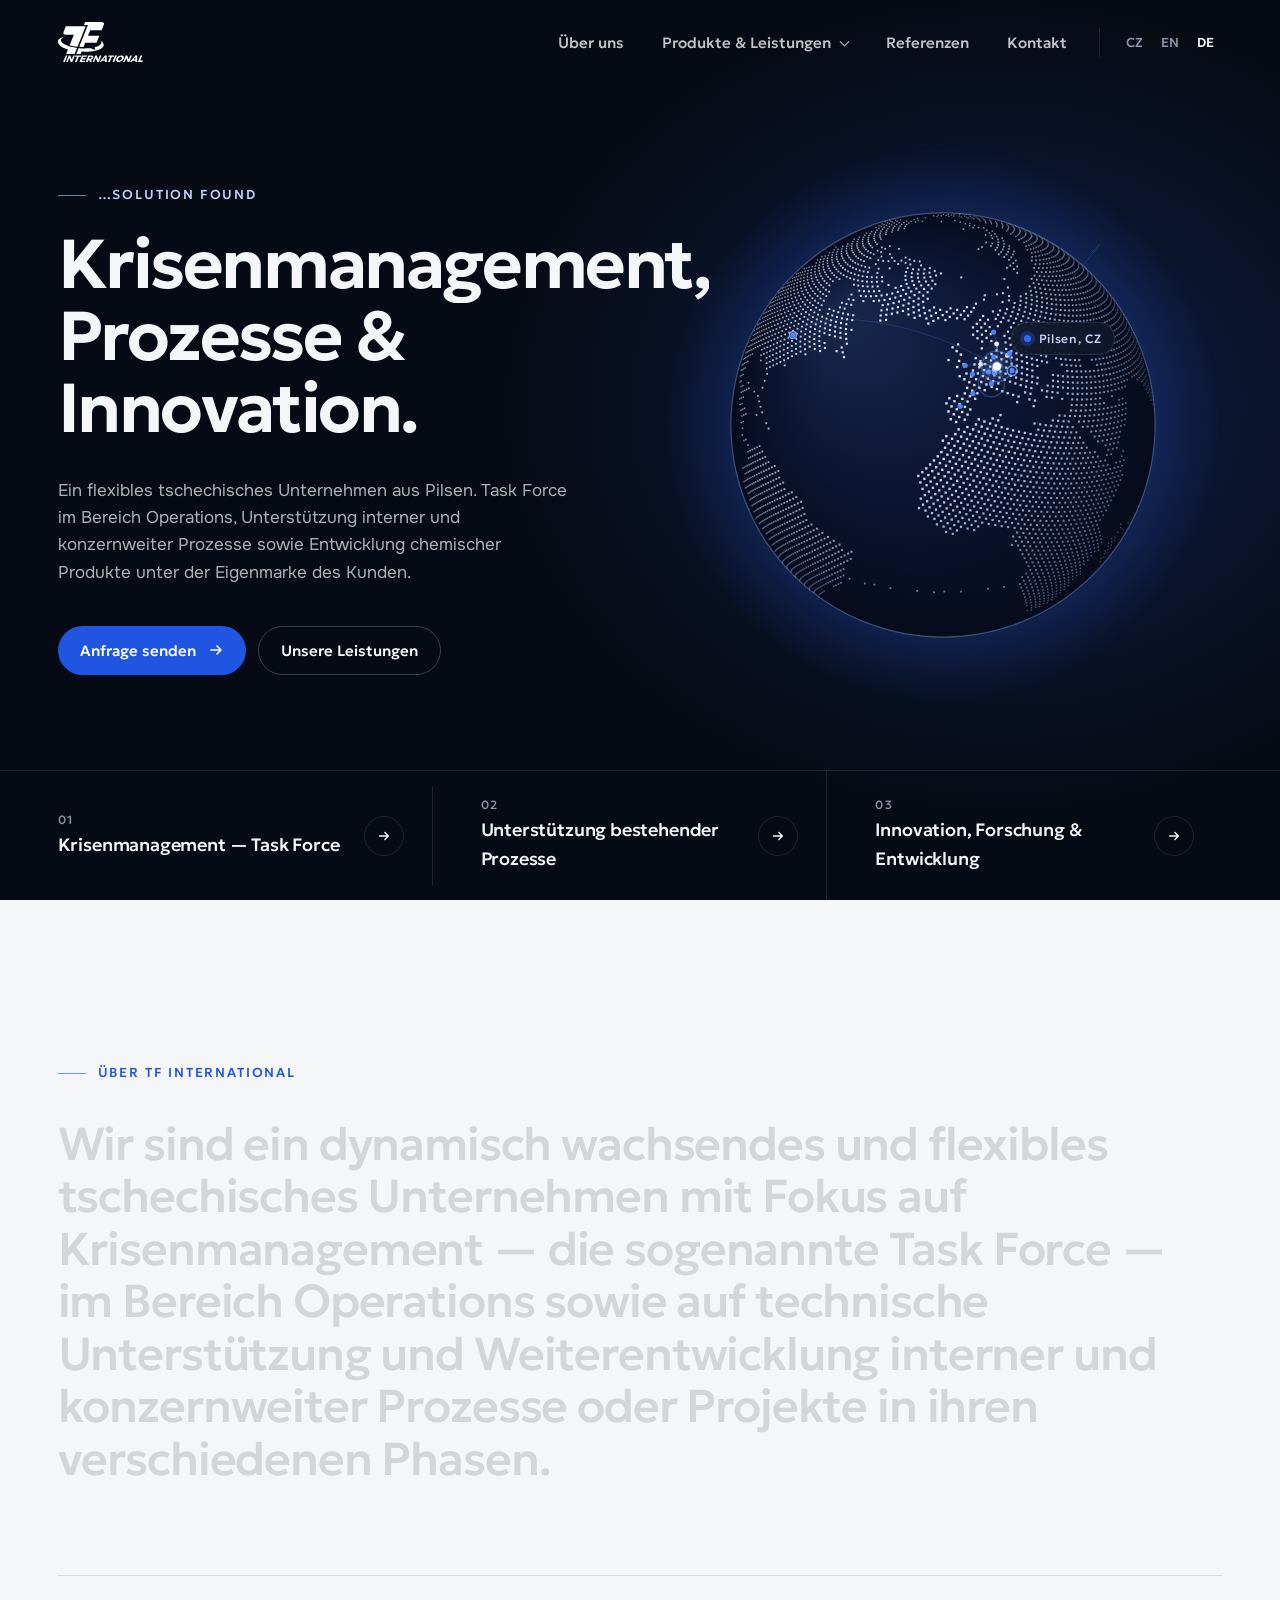
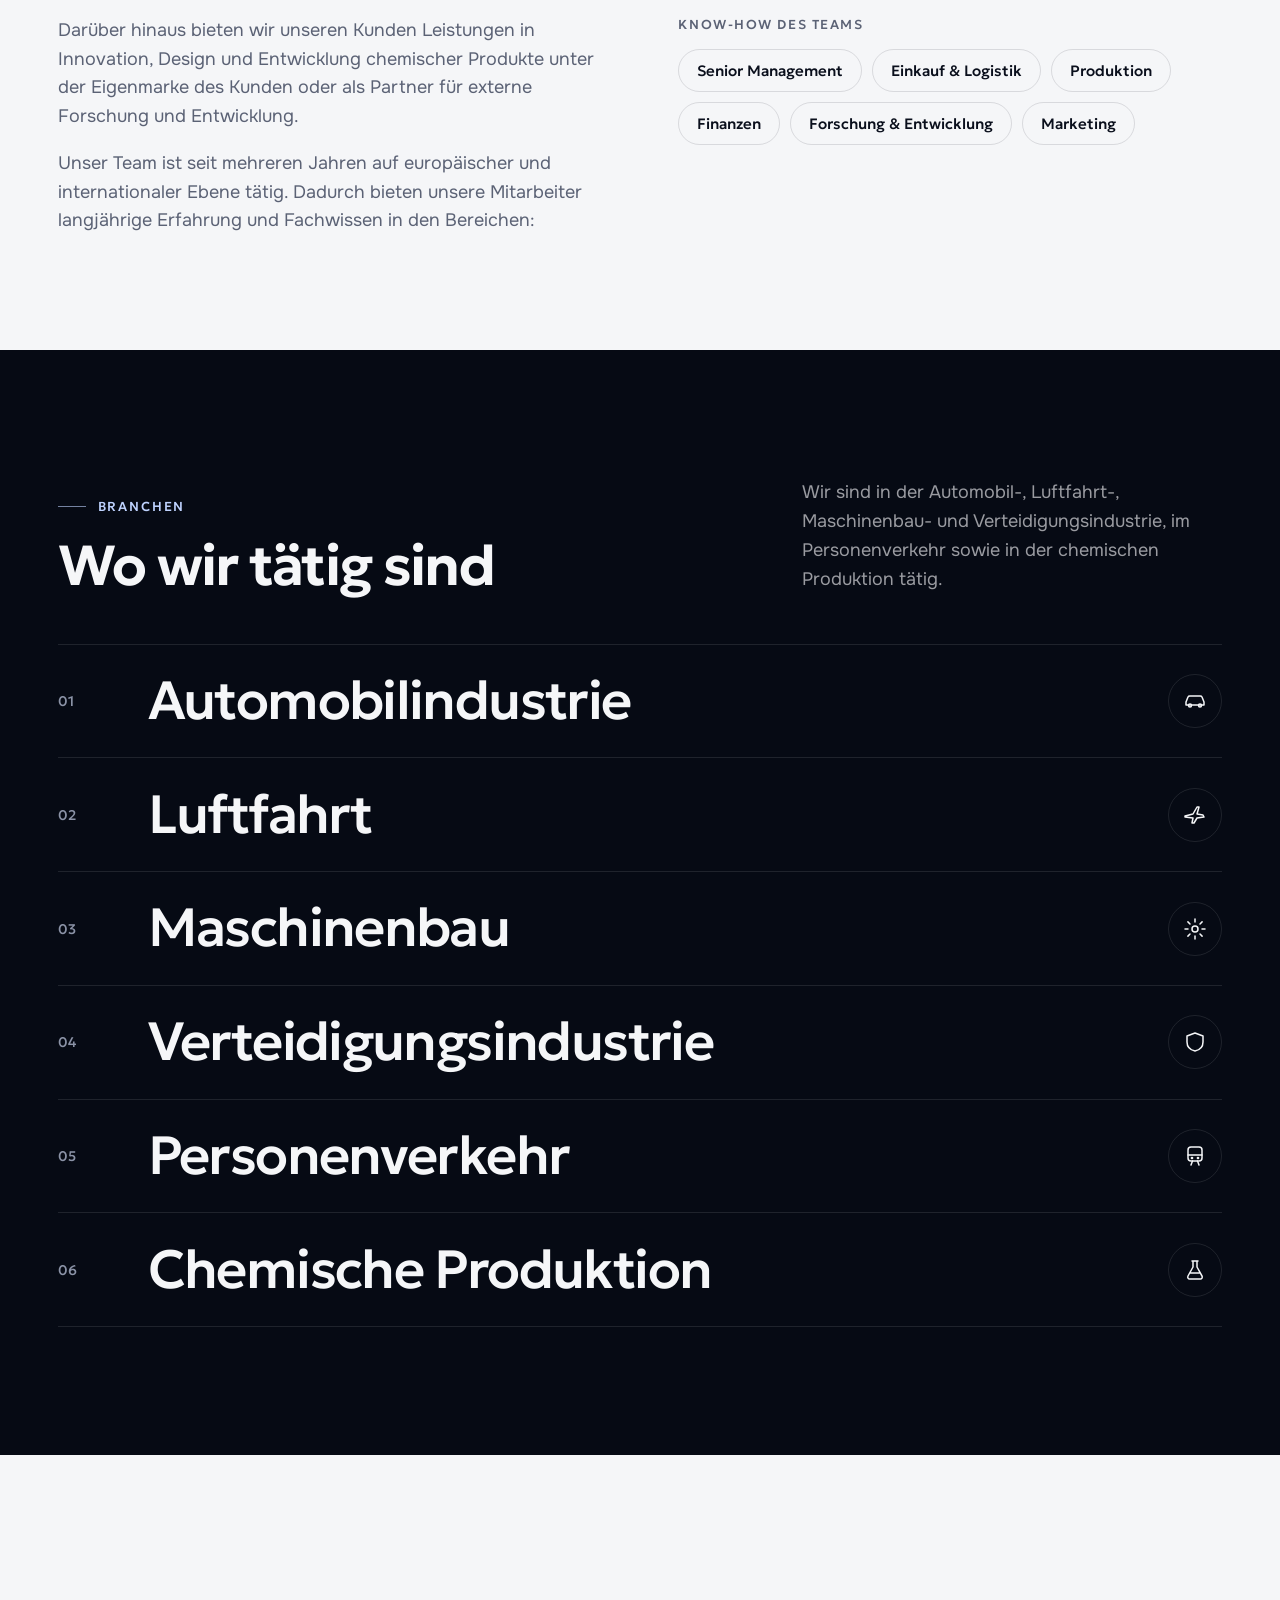
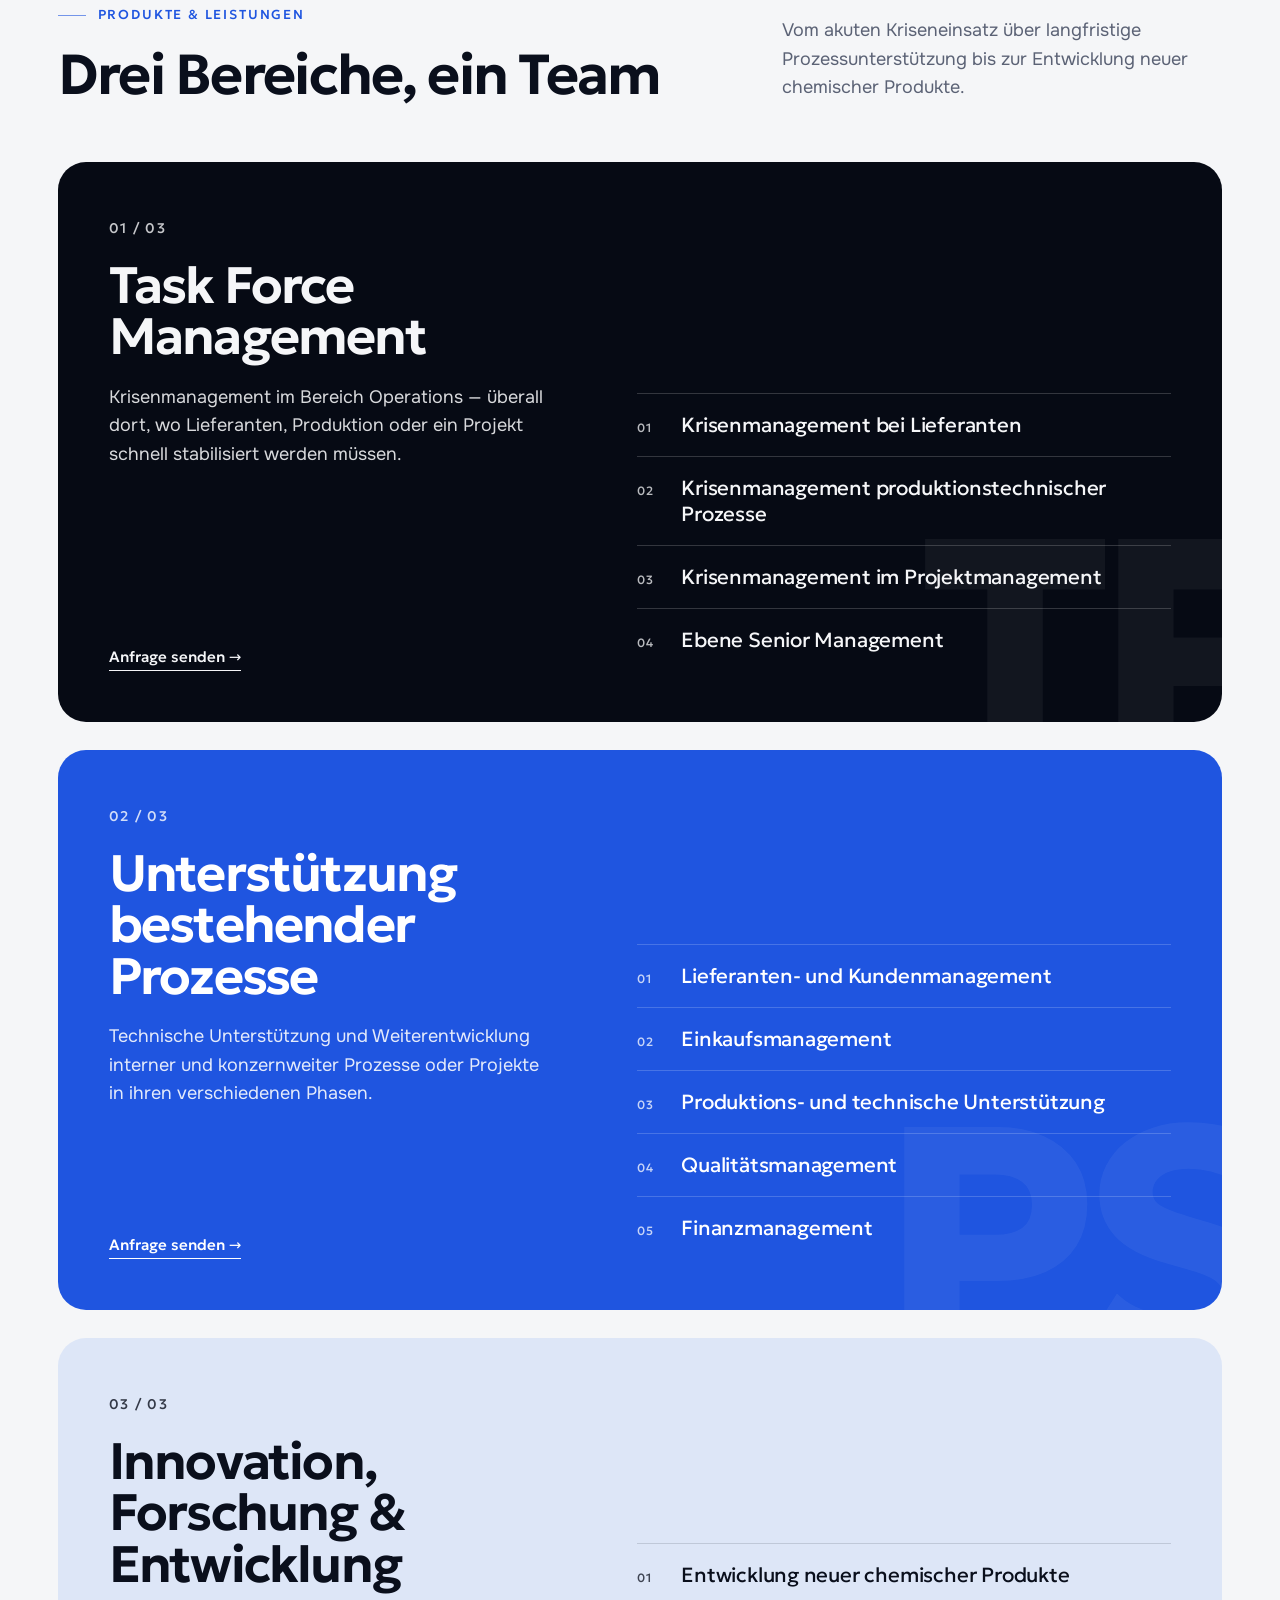
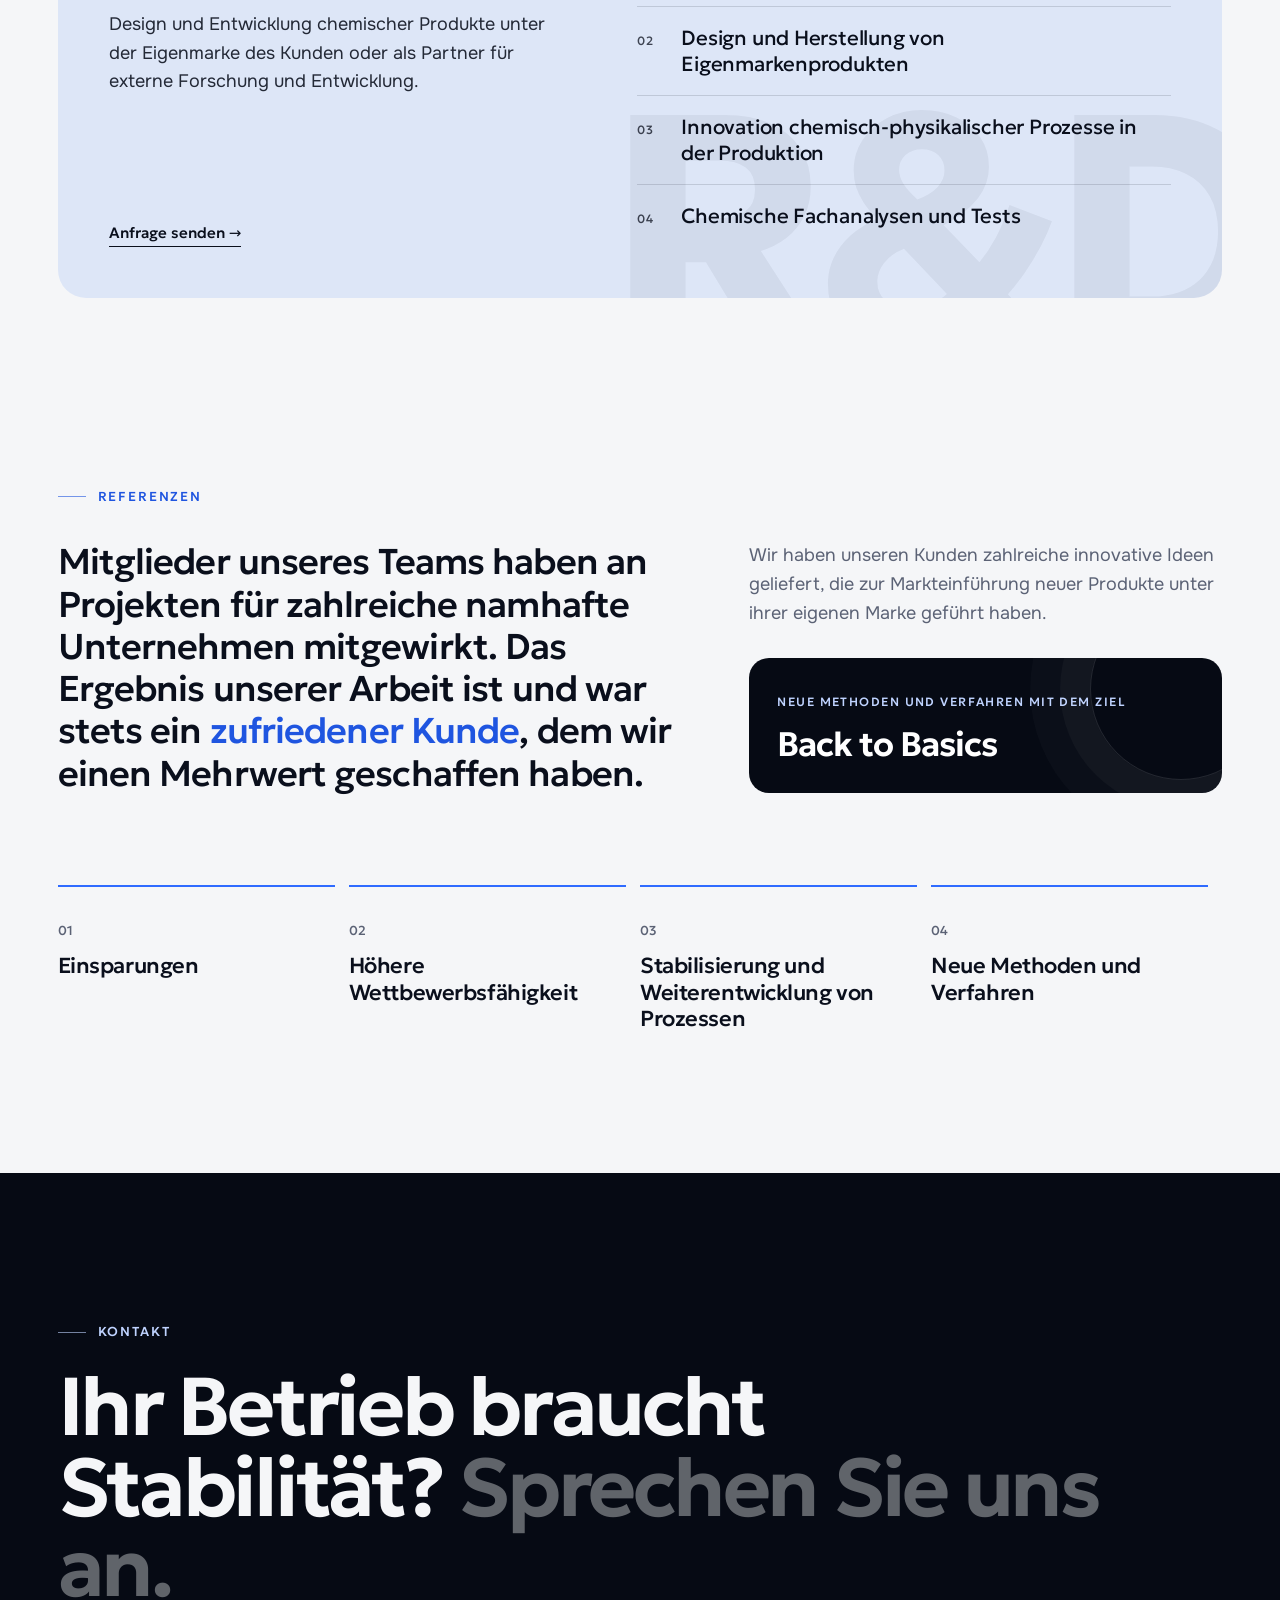
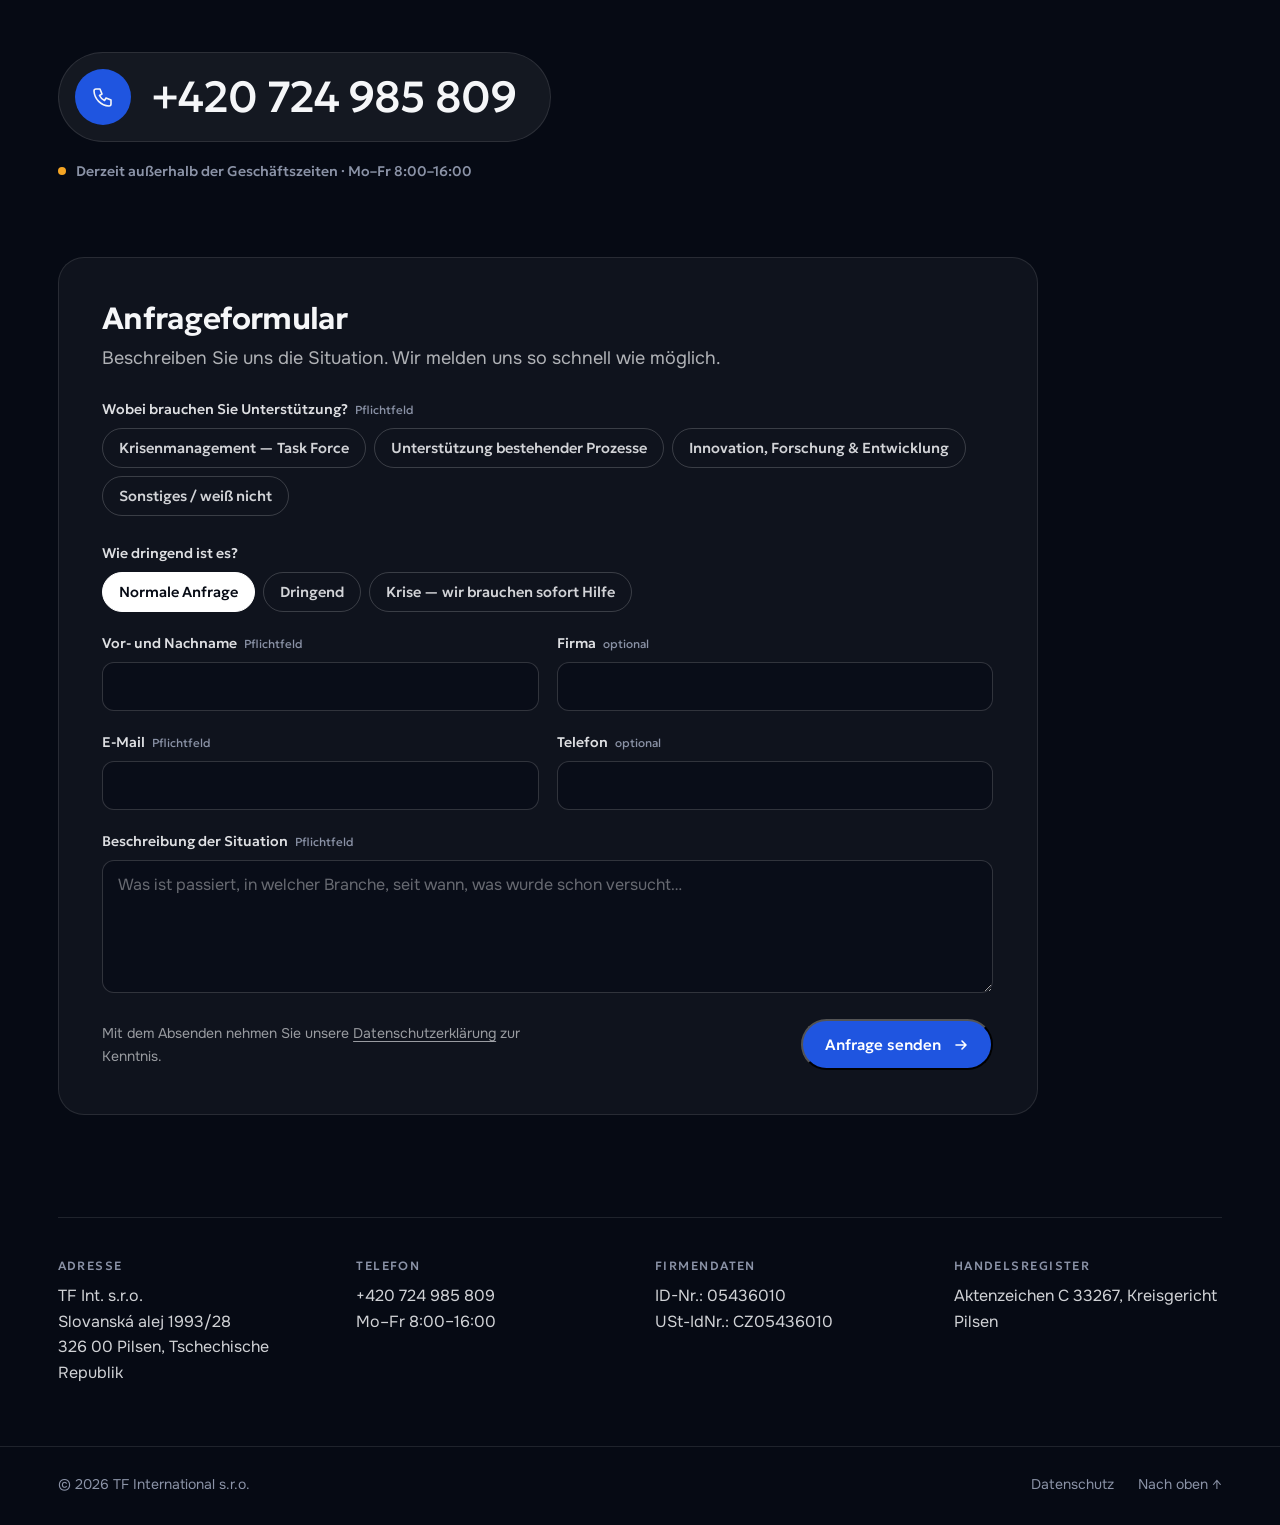
<file: de/index.html>
<!DOCTYPE html>
<html lang="de">
<head>
<meta charset="utf-8">
<meta name="viewport" content="width=device-width, initial-scale=1">
<title>TF International — Krisenmanagement Task Force, Prozesse &amp; Innovation</title>
<meta name="description" content="TF International s.r.o. — Krisenmanagement Task Force, Prozessunterstützung, Innovation und Entwicklung chemischer Produkte. Pilsen, Tschechische Republik.">
<link rel="canonical" href="https://www.tfint.cz/de/">
<link rel="alternate" hreflang="cs" href="https://www.tfint.cz/cz/">
<link rel="alternate" hreflang="en" href="https://www.tfint.cz/en/">
<link rel="alternate" hreflang="de" href="https://www.tfint.cz/de/">
<link rel="alternate" hreflang="x-default" href="https://www.tfint.cz/cz/">
<meta name="theme-color" content="#060A14">
<link rel="icon" href="../assets/favicon.svg" type="image/svg+xml">
<link rel="icon" href="../assets/favicon-32.png" sizes="32x32" type="image/png">
<link rel="apple-touch-icon" href="../assets/apple-touch-icon.png">
<meta property="og:type" content="website">
<meta property="og:site_name" content="TF International s.r.o.">
<meta property="og:title" content="TF International — Krisenmanagement Task Force, Prozesse &amp; Innovation">
<meta property="og:description" content="TF International s.r.o. — Krisenmanagement Task Force, Prozessunterstützung, Innovation und Entwicklung chemischer Produkte. Pilsen, Tschechische Republik.">
<meta property="og:url" content="https://www.tfint.cz/de/">
<meta property="og:image" content="https://www.tfint.cz/assets/og-image.png">
<meta property="og:image:width" content="1200">
<meta property="og:image:height" content="630">
<meta property="og:image:alt" content="TF International s.r.o. — …solution found">
<meta property="og:locale" content="de_DE">
<meta property="og:locale:alternate" content="cs_CZ">
<meta property="og:locale:alternate" content="en_GB">
<meta name="twitter:card" content="summary_large_image">
<link rel="preload" href="../assets/fonts/geologica-latin.woff2" as="font" type="font/woff2" crossorigin>
<link rel="stylesheet" href="../assets/site.css">
<script type="application/ld+json">{"@context": "https://schema.org", "@type": "Organization", "name": "TF International s.r.o.", "url": "https://www.tfint.cz/", "logo": "https://www.tfint.cz/assets/logo-tfint.svg", "slogan": "…solution found", "telephone": "+420 724 985 809", "vatID": "CZ05436010", "taxID": "05436010", "address": {"@type": "PostalAddress", "streetAddress": "Slovanská alej 1993/28", "postalCode": "326 00", "addressLocality": "Plzeň", "addressCountry": "CZ"}, "contactPoint": {"@type": "ContactPoint", "telephone": "+420 724 985 809", "contactType": "customer service", "availableLanguage": ["cs", "en", "de"], "hoursAvailable": {"@type": "OpeningHoursSpecification", "dayOfWeek": ["Monday", "Tuesday", "Wednesday", "Thursday", "Friday"], "opens": "08:00", "closes": "16:00"}}}</script>
<!-- Analytika: sem vložte skript Plausible / Umami (nevyžadují cookie lištu), např.
<script defer data-domain="tfint.cz" src="https://plausible.io/js/script.js"></script> -->
</head>
<body>

<header class="nav" id="nav">
  <div class="wrap">
    <a class="logo" href="./" aria-label="TF International s.r.o.">
      <img src="../assets/logo-tfint.svg" alt="TF International s.r.o." width="86" height="40">
    </a>
    <button class="burger" id="burger" aria-label="Menü" data-open="Menü" data-close="Menü schließen" aria-expanded="false" aria-controls="menu"><span></span><span></span></button>
    <nav class="menu" id="menu">
      <a href="#o-spolecnosti">Über uns</a>
      <div class="dd">
        <button type="button">Produkte &amp; Leistungen</button>
        <div class="panel">
          <a href="#sluzby"><b>Krisenmanagement — Task Force</b><span>Lieferanten, Produktion, Projekte</span></a>
          <a href="#sluzby"><b>Unterstützung bestehender Prozesse</b><span>Einkauf, Qualität, Finanzen, Produktion</span></a>
          <a href="#sluzby"><b>Innovation, Forschung &amp; Entwicklung</b><span>Chemische Produkte und Eigenmarken</span></a>
        </div>
      </div>
      <a href="#reference">Referenzen</a>
      <a href="#kontakt">Kontakt</a>
      <div class="lang"><a href="../cz/" hreflang="cs" lang="cs">CZ</a><a href="../en/" hreflang="en" lang="en">EN</a><a href="../de/" hreflang="de" lang="de" class="on" aria-current="page">DE</a></div>
    </nav>
  </div>
</header>

<main id="top">
<!-- HERO -->
<section class="hero">
  <div class="wrap">
    <div>
      <span class="eyebrow">…solution found</span>
      <h1 id="heroTitle" data-lines="Krisenmanagement,|Prozesse &amp; Innovation.">Krisenmanagement, Prozesse &amp; Innovation.</h1>
      <p class="sub">Ein flexibles tschechisches Unternehmen aus Pilsen. Task Force im Bereich Operations, Unterstützung interner und konzernweiter Prozesse sowie Entwicklung chemischer Produkte unter der Eigenmarke des Kunden.</p>
      <div class="actions">
        <a class="btn" href="#kontakt">Anfrage senden <svg aria-hidden="true" focusable="false" width="16" height="16" viewBox="0 0 16 16" fill="none"><path d="M3 8h10m-4-4 4 4-4 4" stroke="currentColor" stroke-width="1.6" stroke-linecap="round" stroke-linejoin="round"/></svg></a>
        <a class="btn ghost" href="#sluzby">Unsere Leistungen</a>
      </div>
    </div>
    <div class="globe" id="globeWrap">
      <canvas id="globe" aria-hidden="true"></canvas>
      <span class="tag" id="tagPlzen"><i></i><span>Pilsen, CZ</span></span>
    </div>
  </div>
  <div class="bar">
    <div class="wrap">
      <a href="#sluzby"><span><small>01</small><b>Krisenmanagement — Task Force</b></span><span class="arr"><svg aria-hidden="true" focusable="false" width="14" height="14" viewBox="0 0 16 16" fill="none"><path d="M3 8h10m-4-4 4 4-4 4" stroke="currentColor" stroke-width="1.6" stroke-linecap="round" stroke-linejoin="round"/></svg></span></a>
      <a href="#sluzby"><span><small>02</small><b>Unterstützung bestehender Prozesse</b></span><span class="arr"><svg aria-hidden="true" focusable="false" width="14" height="14" viewBox="0 0 16 16" fill="none"><path d="M3 8h10m-4-4 4 4-4 4" stroke="currentColor" stroke-width="1.6" stroke-linecap="round" stroke-linejoin="round"/></svg></span></a>
      <a href="#sluzby"><span><small>03</small><b>Innovation, Forschung &amp; Entwicklung</b></span><span class="arr"><svg aria-hidden="true" focusable="false" width="14" height="14" viewBox="0 0 16 16" fill="none"><path d="M3 8h10m-4-4 4 4-4 4" stroke="currentColor" stroke-width="1.6" stroke-linecap="round" stroke-linejoin="round"/></svg></span></a>
    </div>
  </div>
</section>

<!-- ABOUT -->
<section class="about" id="o-spolecnosti">
  <div class="wrap">
    <span class="eyebrow">Über TF International</span>
    <p class="reveal-text" id="revealText" data-src="Wir sind ein dynamisch wachsendes und flexibles tschechisches Unternehmen mit Fokus auf *Krisenmanagement — die sogenannte *Task *Force — im Bereich Operations sowie auf technische Unterstützung und Weiterentwicklung interner und konzernweiter Prozesse oder Projekte in ihren verschiedenen Phasen.">Wir sind ein dynamisch wachsendes und flexibles tschechisches Unternehmen mit Fokus auf Krisenmanagement — die sogenannte Task Force — im Bereich Operations sowie auf technische Unterstützung und Weiterentwicklung interner und konzernweiter Prozesse oder Projekte in ihren verschiedenen Phasen.</p>
    <div class="cols">
      <div class="rv">
        <p>Darüber hinaus bieten wir unseren Kunden Leistungen in Innovation, Design und Entwicklung chemischer Produkte unter der Eigenmarke des Kunden oder als Partner für externe Forschung und Entwicklung.</p>
        <p style="margin-top:18px">Unser Team ist seit mehreren Jahren auf europäischer und internationaler Ebene tätig. Dadurch bieten unsere Mitarbeiter langjährige Erfahrung und Fachwissen in den Bereichen:</p>
      </div>
      <div class="chips rv">
        <span class="lbl">Know-how des Teams</span>
        <span>Senior Management</span><span>Einkauf &amp; Logistik</span><span>Produktion</span><span>Finanzen</span><span>Forschung &amp; Entwicklung</span><span>Marketing</span>
      </div>
    </div>
  </div>
</section>

<!-- INDUSTRIES -->
<section class="ind">
  <div class="wrap">
    <div class="head">
      <div><span class="eyebrow">Branchen</span><h2>Wo wir tätig sind</h2></div>
      <p>Wir sind in der Automobil-, Luftfahrt-, Maschinenbau- und Verteidigungsindustrie, im Personenverkehr sowie in der chemischen Produktion tätig.</p>
    </div>
    <ul>
      <li class="rv"><span class="n">01</span><span class="t">Automobilindustrie</span><span class="ic"><svg aria-hidden="true" focusable="false" viewBox="0 0 24 24" fill="none" stroke="currentColor" stroke-width="1.5" stroke-linecap="round" stroke-linejoin="round"><path d="M5 16h14M3 13l2-5a2 2 0 0 1 2-1h10a2 2 0 0 1 2 1l2 5v3H3z"/><circle cx="7" cy="16.5" r="1.5"/><circle cx="17" cy="16.5" r="1.5"/></svg></span></li>
      <li class="rv"><span class="n">02</span><span class="t">Luftfahrt</span><span class="ic"><svg aria-hidden="true" focusable="false" viewBox="0 0 24 24" fill="none" stroke="currentColor" stroke-width="1.5" stroke-linecap="round" stroke-linejoin="round"><path d="M2 13l8-2 4-7h2l-2 7 6 1 1 2-7 1-3 5h-2l1-5-8-1z"/></svg></span></li>
      <li class="rv"><span class="n">03</span><span class="t">Maschinenbau</span><span class="ic"><svg aria-hidden="true" focusable="false" viewBox="0 0 24 24" fill="none" stroke="currentColor" stroke-width="1.5" stroke-linecap="round" stroke-linejoin="round"><circle cx="12" cy="12" r="3"/><path d="M12 2v3m0 14v3M2 12h3m14 0h3M4.9 4.9l2.1 2.1m10 10 2.1 2.1M4.9 19.1 7 17M17 7l2.1-2.1"/></svg></span></li>
      <li class="rv"><span class="n">04</span><span class="t">Verteidigungsindustrie</span><span class="ic"><svg aria-hidden="true" focusable="false" viewBox="0 0 24 24" fill="none" stroke="currentColor" stroke-width="1.5" stroke-linecap="round" stroke-linejoin="round"><path d="M12 3l8 3v6c0 5-3.5 8-8 9-4.5-1-8-4-8-9V6z"/></svg></span></li>
      <li class="rv"><span class="n">05</span><span class="t">Personenverkehr</span><span class="ic"><svg aria-hidden="true" focusable="false" viewBox="0 0 24 24" fill="none" stroke="currentColor" stroke-width="1.5" stroke-linecap="round" stroke-linejoin="round"><rect x="5" y="3" width="14" height="14" rx="3"/><path d="M5 11h14M8 21l1.5-4M16 21l-1.5-4"/><circle cx="9" cy="14" r=".6"/><circle cx="15" cy="14" r=".6"/></svg></span></li>
      <li class="rv"><span class="n">06</span><span class="t">Chemische Produktion</span><span class="ic"><svg aria-hidden="true" focusable="false" viewBox="0 0 24 24" fill="none" stroke="currentColor" stroke-width="1.5" stroke-linecap="round" stroke-linejoin="round"><path d="M9 3h6M10 3v6l-5 9a2 2 0 0 0 1.8 3h10.4a2 2 0 0 0 1.8-3l-5-9V3M7.5 15h9"/></svg></span></li>
    </ul>
  </div>
</section>

<!-- SERVICES -->
<section class="svc" id="sluzby">
  <div class="wrap">
    <div class="head">
      <div><span class="eyebrow">Produkte &amp; Leistungen</span><h2>Drei Bereiche, ein Team</h2></div>
      <p>Vom akuten Kriseneinsatz über langfristige Prozessunterstützung bis zur Entwicklung neuer chemischer Produkte.</p>
    </div>
    <div class="stack">
      <article class="card">
        <div class="top">
          <div><span class="num">01 / 03</span><h3>Task Force Management</h3><p class="lead">Krisenmanagement im Bereich Operations — überall dort, wo Lieferanten, Produktion oder ein Projekt schnell stabilisiert werden müssen.</p></div>
          <a class="more" href="#kontakt">Anfrage senden →</a>
        </div>
        <ul>
          <li><small>01</small><span>Krisenmanagement bei Lieferanten</span></li>
          <li><small>02</small><span>Krisenmanagement produktionstechnischer Prozesse</span></li>
          <li><small>03</small><span>Krisenmanagement im Projektmanagement</span></li>
          <li><small>04</small><span>Ebene Senior Management</span></li>
        </ul>
        <span class="glyph">TF</span>
      </article>
      <article class="card">
        <div class="top">
          <div><span class="num">02 / 03</span><h3>Unterstützung bestehender Prozesse</h3><p class="lead">Technische Unterstützung und Weiterentwicklung interner und konzernweiter Prozesse oder Projekte in ihren verschiedenen Phasen.</p></div>
          <a class="more" href="#kontakt">Anfrage senden →</a>
        </div>
        <ul>
          <li><small>01</small><span>Lieferanten- und Kundenmanagement</span></li>
          <li><small>02</small><span>Einkaufsmanagement</span></li>
          <li><small>03</small><span>Produktions- und technische Unterstützung</span></li>
          <li><small>04</small><span>Qualitätsmanagement</span></li>
          <li><small>05</small><span>Finanzmanagement</span></li>
        </ul>
        <span class="glyph">PS</span>
      </article>
      <article class="card">
        <div class="top">
          <div><span class="num">03 / 03</span><h3>Innovation, Forschung &amp; Entwicklung</h3><p class="lead">Design und Entwicklung chemischer Produkte unter der Eigenmarke des Kunden oder als Partner für externe Forschung und Entwicklung.</p></div>
          <a class="more" href="#kontakt">Anfrage senden →</a>
        </div>
        <ul>
          <li><small>01</small><span>Entwicklung neuer chemischer Produkte</span></li>
          <li><small>02</small><span>Design und Herstellung von Eigenmarkenprodukten</span></li>
          <li><small>03</small><span>Innovation chemisch-physikalischer Prozesse in der Produktion</span></li>
          <li><small>04</small><span>Chemische Fachanalysen und Tests</span></li>
        </ul>
        <span class="glyph">R&amp;D</span>
      </article>
    </div>
  </div>
</section>

<!-- REFERENCES -->
<section class="refs" id="reference">
  <div class="wrap">
    <span class="eyebrow">Referenzen</span>
    <div class="grid">
      <blockquote class="rv">Mitglieder unseres Teams haben an Projekten für zahlreiche namhafte Unternehmen mitgewirkt. Das Ergebnis unserer Arbeit ist und war stets ein <em>zufriedener Kunde</em>, dem wir einen Mehrwert geschaffen haben.</blockquote>
      <div class="side rv">
        <p>Wir haben unseren Kunden zahlreiche innovative Ideen geliefert, die zur Markteinführung neuer Produkte unter ihrer eigenen Marke geführt haben.</p>
        <div class="btb"><small>Neue Methoden und Verfahren mit dem Ziel</small><b>Back to Basics</b></div>
      </div>
    </div>
    <div class="outcomes" id="outcomes">
      <div><small>01</small><b>Einsparungen</b></div>
      <div><small>02</small><b>Höhere Wettbewerbsfähigkeit</b></div>
      <div><small>03</small><b>Stabilisierung und Weiterentwicklung von Prozessen</b></div>
      <div><small>04</small><b>Neue Methoden und Verfahren</b></div>
    </div>
  </div>
</section>

<!-- CONTACT -->
<section class="contact" id="kontakt">
  <div class="wrap">
    <span class="eyebrow">Kontakt</span>
    <h2>Ihr Betrieb braucht Stabilität? <span>Sprechen Sie uns an.</span></h2>
    <a class="phone" href="tel:+420724985809"><i><svg aria-hidden="true" focusable="false" width="24" height="24" viewBox="0 0 24 24" fill="none" stroke="currentColor" stroke-width="1.6" stroke-linecap="round" stroke-linejoin="round"><path d="M5 4h4l2 5-2.5 1.5a11 11 0 0 0 5 5L15 13l5 2v4a2 2 0 0 1-2 2A16 16 0 0 1 3 6a2 2 0 0 1 2-2"/></svg></i>+420 724 985 809</a>
    <div class="status" id="status" data-open="Jetzt erreichbar · Mo–Fr 8:00–16:00" data-closed="Derzeit außerhalb der Geschäftszeiten · Mo–Fr 8:00–16:00"><i></i><span>Erreichbar Montag bis Freitag, 8:00–16:00</span></div>


    <div class="inq-wrap rv">
      <form class="inq" id="inq" action="../api/poptavka.php" method="post" novalidate data-e-required="Bitte füllen Sie dieses Feld aus." data-e-email="Bitte prüfen Sie die E-Mail-Adresse." data-e-phone="Die Telefonnummer enthält ungültige Zeichen." data-e-short="Bitte schreiben Sie ein paar Worte (mind. 10 Zeichen)." data-e-rate="Zu viele Anfragen gesendet. Bitte später erneut versuchen oder anrufen." data-e-net="Senden fehlgeschlagen. Prüfen Sie die Verbindung oder rufen Sie uns an: +420 724 985 809." data-e-fix="Bitte korrigieren Sie die markierten Felder." data-sending="Wird gesendet…">
        <input type="hidden" name="lang" value="de"><input type="hidden" name="ts" value="">
        <div class="hp" aria-hidden="true"><label>Website<input name="website" tabindex="-1" autocomplete="off"></label></div>
        <div class="inq-head"><h3>Anfrageformular</h3><p>Beschreiben Sie uns die Situation. Wir melden uns so schnell wie möglich.</p></div>
        <fieldset><legend>Wobei brauchen Sie Unterstützung? <small>Pflichtfeld</small></legend><div class="chips-row"><label class="chip"><input type="radio" name="service" value="task_force" required><span>Krisenmanagement — Task Force</span></label><label class="chip"><input type="radio" name="service" value="procesy"><span>Unterstützung bestehender Prozesse</span></label><label class="chip"><input type="radio" name="service" value="inovace"><span>Innovation, Forschung & Entwicklung</span></label><label class="chip"><input type="radio" name="service" value="jine"><span>Sonstiges / weiß nicht</span></label></div><span class="err" id="e-service" aria-live="polite"></span></fieldset>
        <fieldset><legend>Wie dringend ist es?</legend><div class="chips-row"><label class="chip"><input type="radio" name="urgency" value="bezna" checked><span>Normale Anfrage</span></label><label class="chip"><input type="radio" name="urgency" value="spech"><span>Dringend</span></label><label class="chip hot"><input type="radio" name="urgency" value="krize"><span>Krise — wir brauchen sofort Hilfe</span></label></div>
          <p class="crisis-hint" hidden>Bei einer akuten Krise rufen Sie uns direkt an: <a href="tel:+420724985809">+420 724 985 809</a></p></fieldset>
        <div class="row2"><div class="f"><label for="f-name">Vor- und Nachname <small>Pflichtfeld</small></label><input id="f-name" name="name" type="text" autocomplete="name" maxlength="120" required><span class="err" id="e-name" aria-live="polite"></span></div><div class="f"><label for="f-company">Firma <small>optional</small></label><input id="f-company" name="company" type="text" autocomplete="organization" maxlength="160"><span class="err" id="e-company" aria-live="polite"></span></div></div>
        <div class="row2"><div class="f"><label for="f-email">E-Mail <small>Pflichtfeld</small></label><input id="f-email" name="email" type="email" autocomplete="email" maxlength="200" required><span class="err" id="e-email" aria-live="polite"></span></div><div class="f"><label for="f-phone">Telefon <small>optional</small></label><input id="f-phone" name="phone" type="tel" autocomplete="tel" maxlength="40"><span class="err" id="e-phone" aria-live="polite"></span></div></div>
        <div class="f"><label for="f-message">Beschreibung der Situation <small>Pflichtfeld</small></label><textarea id="f-message" name="message" rows="5" required maxlength="5000" placeholder="Was ist passiert, in welcher Branche, seit wann, was wurde schon versucht…"></textarea><span class="err" id="e-message" aria-live="polite"></span></div>
        <div class="inq-foot"><p class="note">Mit dem Absenden nehmen Sie unsere <a href="datenschutz/">Datenschutzerklärung</a> zur Kenntnis.</p>
          <button class="btn" type="submit"><span>Anfrage senden</span> <svg aria-hidden="true" focusable="false" width="16" height="16" viewBox="0 0 16 16" fill="none"><path d="M3 8h10m-4-4 4 4-4 4" stroke="currentColor" stroke-width="1.6" stroke-linecap="round" stroke-linejoin="round"/></svg></button></div>
        <p class="form-msg" role="alert" hidden></p>
      </form>
      <div class="inq-ok" id="inqOk" hidden tabindex="-1"><span class="okmark"><svg aria-hidden="true" focusable="false" viewBox="0 0 24 24" width="28" height="28" fill="none" stroke="currentColor" stroke-width="2.2" stroke-linecap="round" stroke-linejoin="round"><path d="M5 12.5l4.5 4.5L19 7.5"/></svg></span><h3>Vielen Dank, Ihre Anfrage wurde gesendet.</h3><p>Wir melden uns so schnell wie möglich. Bei einer akuten Krise: +420 724 985 809.</p></div>
    </div>

    <div class="info">
      <div><small>Adresse</small><p>TF Int. s.r.o.<br>Slovanská alej 1993/28<br>326 00 Pilsen, Tschechische Republik</p></div>
      <div><small>Telefon</small><p><a href="tel:+420724985809">+420 724 985 809</a><br><span>Mo–Fr 8:00–16:00</span></p></div>
      <div><small>Firmendaten</small><p>ID-Nr.: 05436010<br>USt-IdNr.: CZ05436010</p></div>
      <div><small>Handelsregister</small><p>Aktenzeichen C 33267, Kreisgericht Pilsen</p></div>
    </div>
  </div>
  <footer>
    <div class="wrap">
      <span>© 2026 TF International s.r.o.</span>
      <nav><a href="datenschutz/">Datenschutz</a><a href="#top">Nach oben ↑</a></nav>
    </div>
  </footer>
</section>
</main>
<script src="../assets/site.js" defer></script>
</body>
</html>
</file>
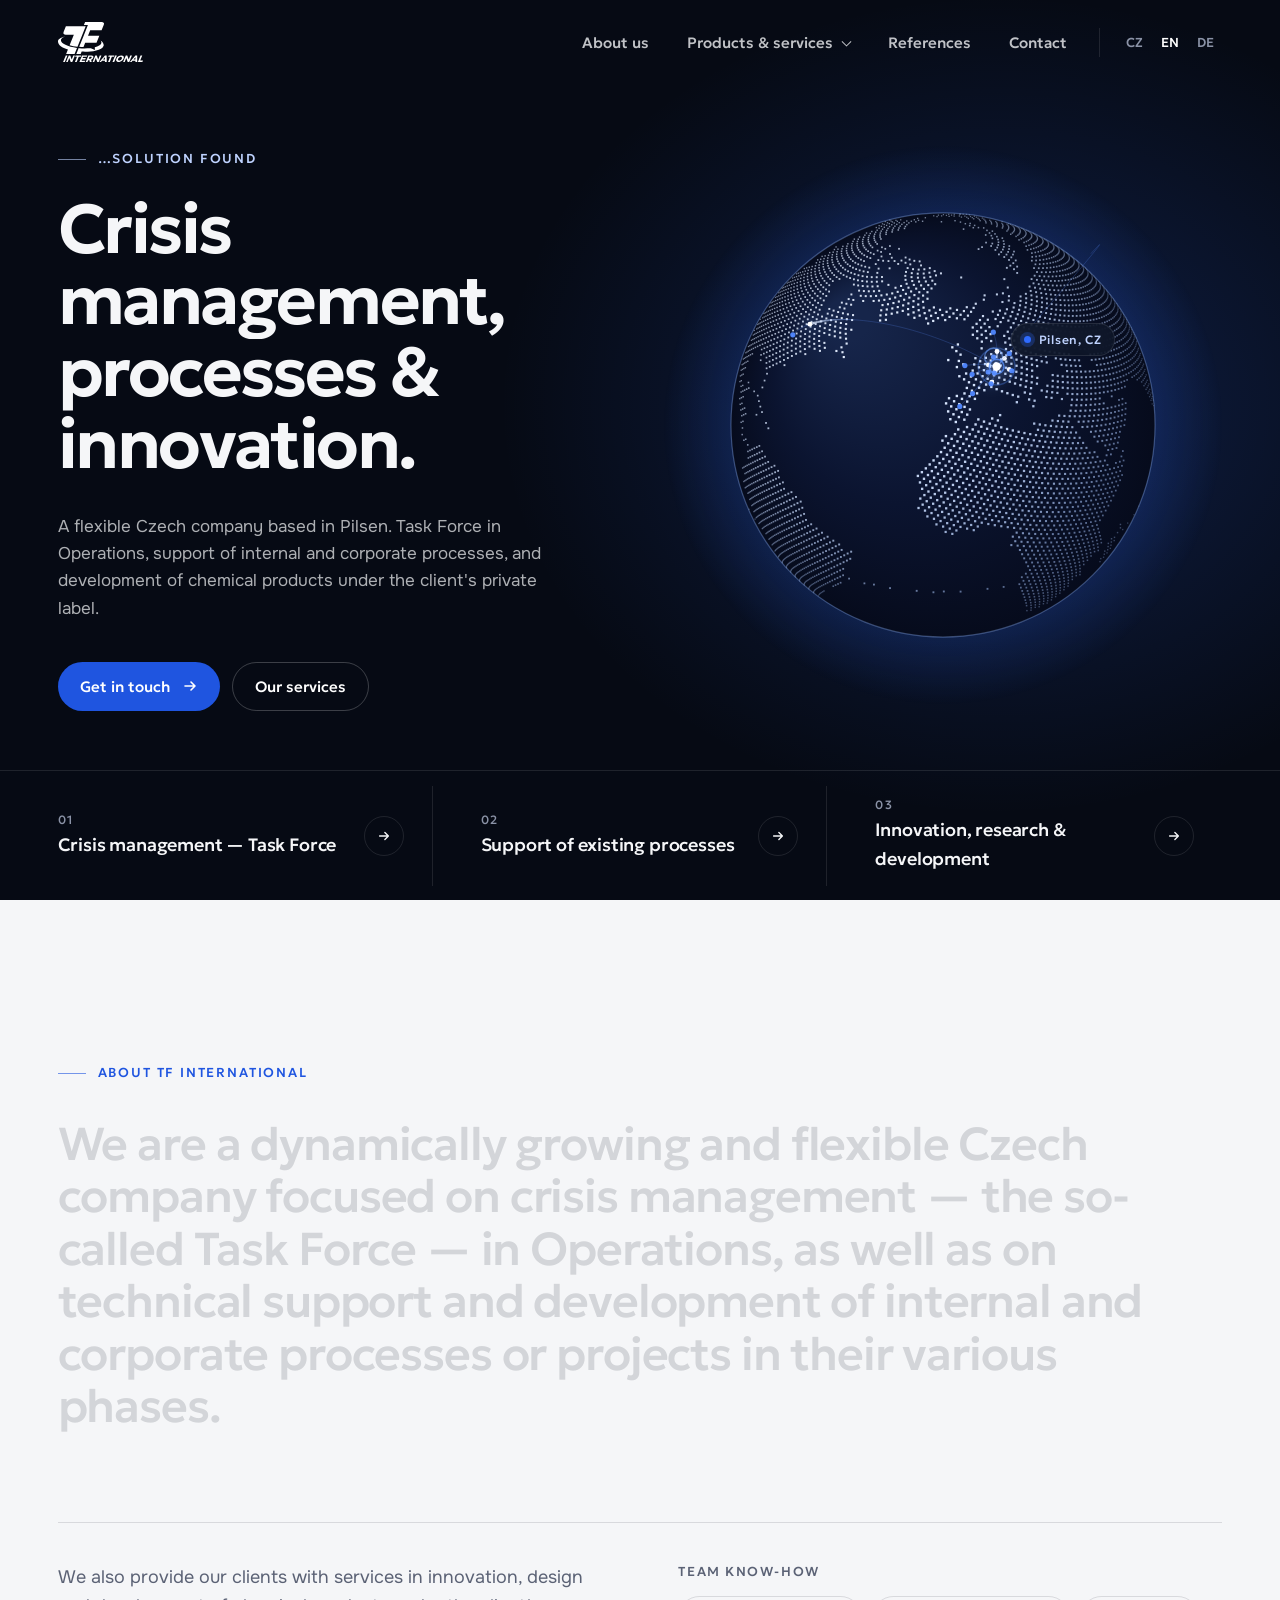
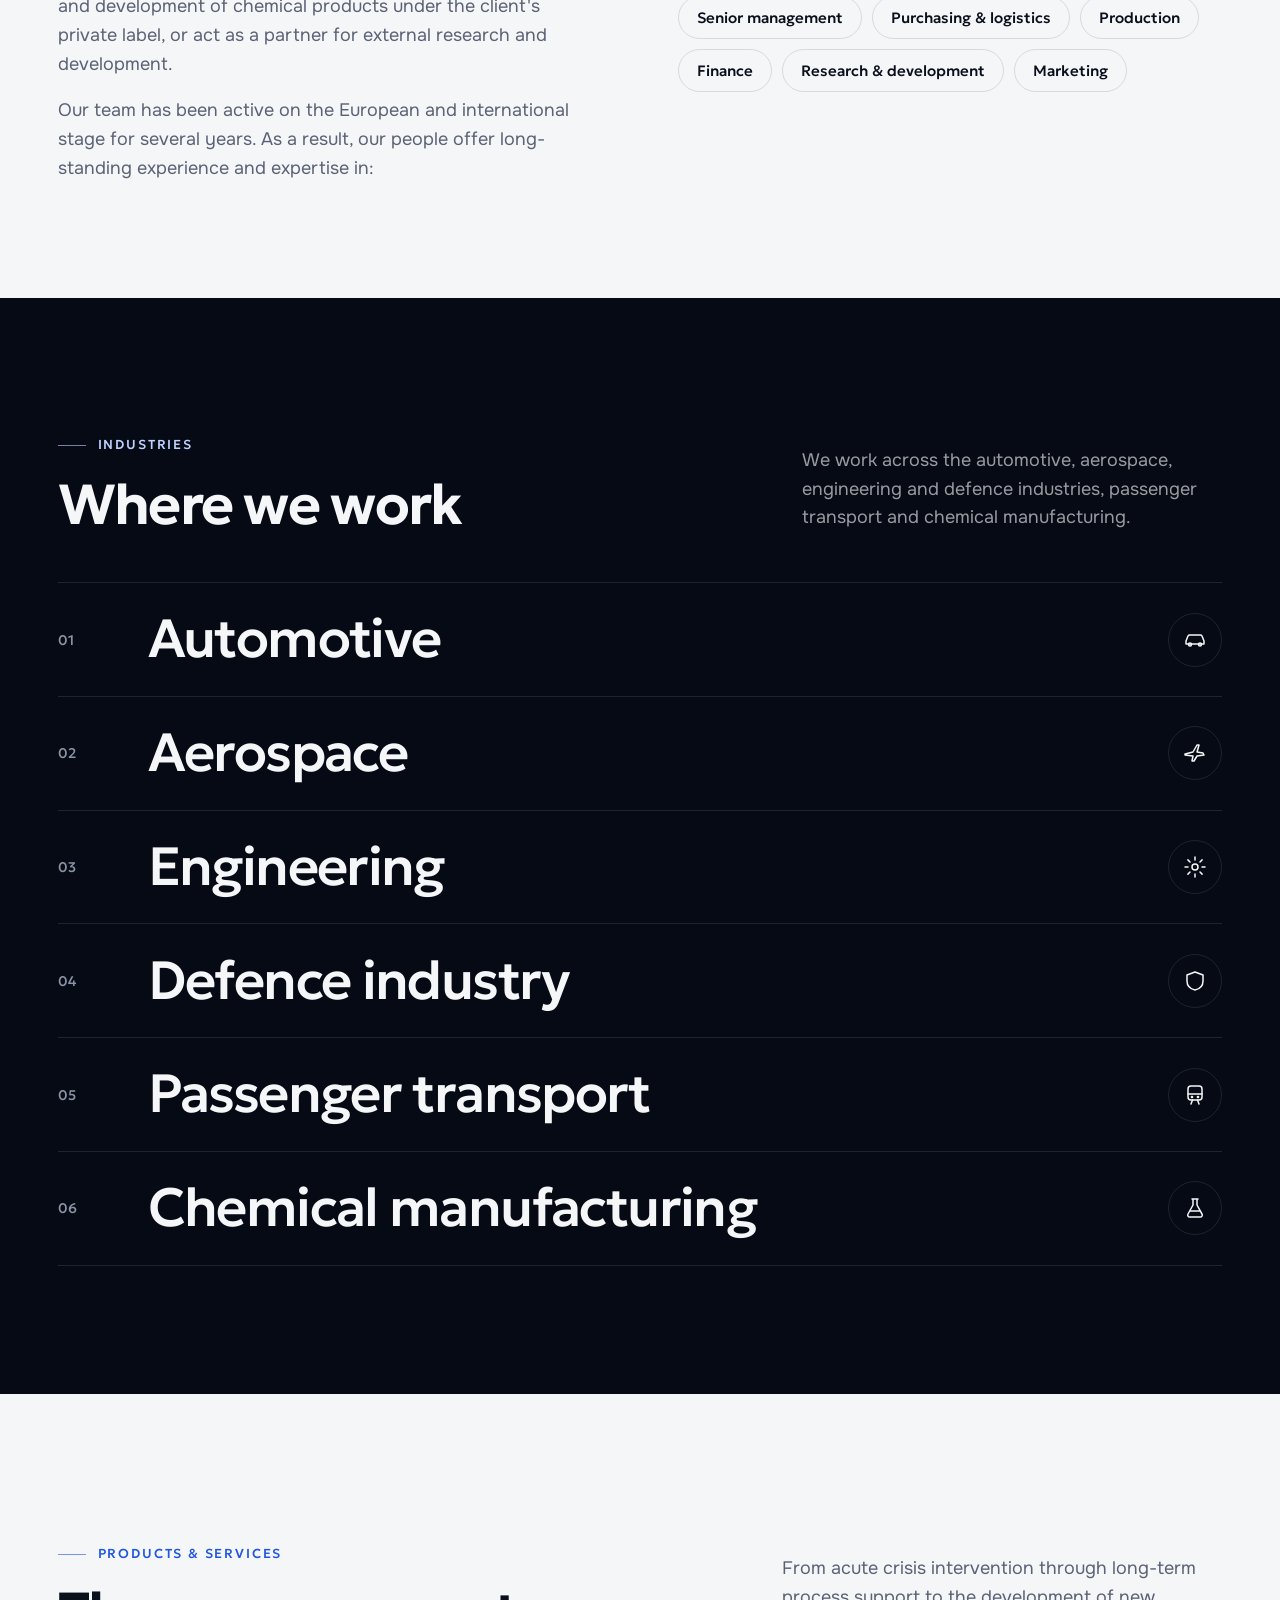
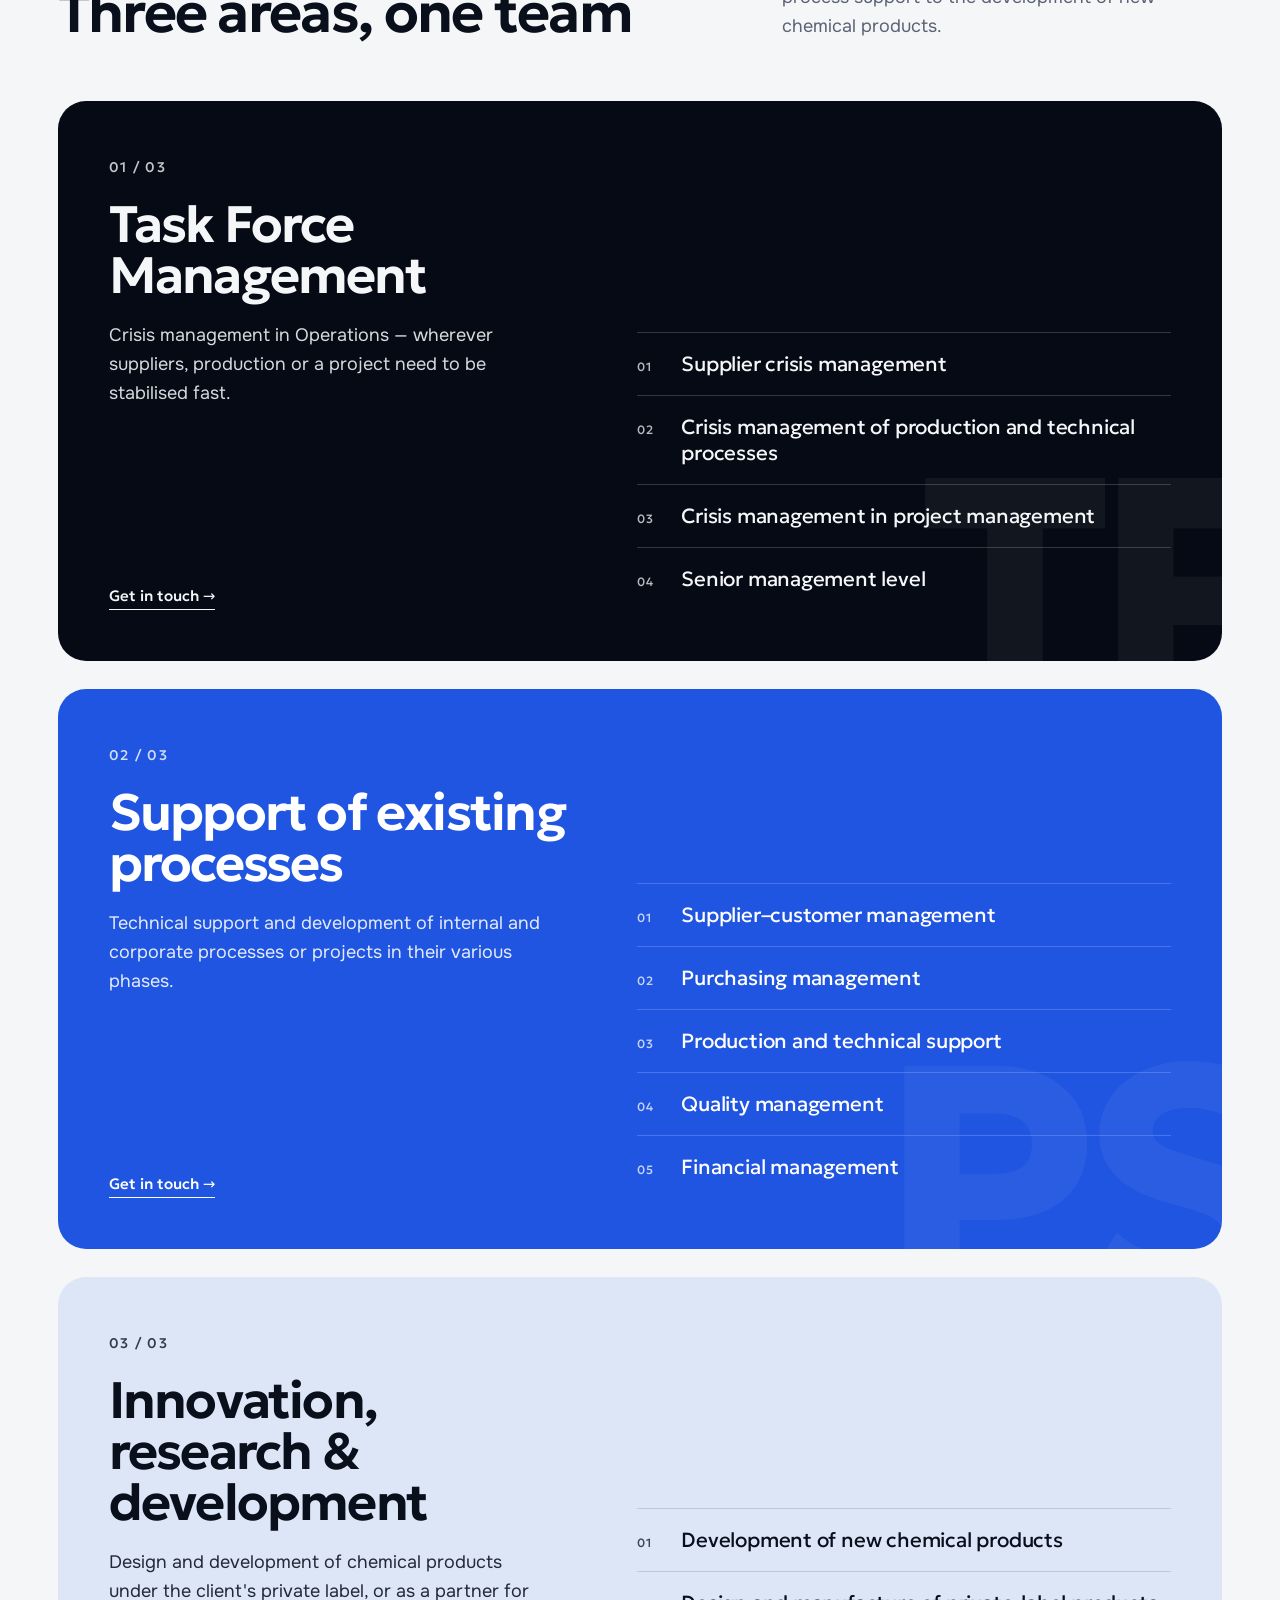
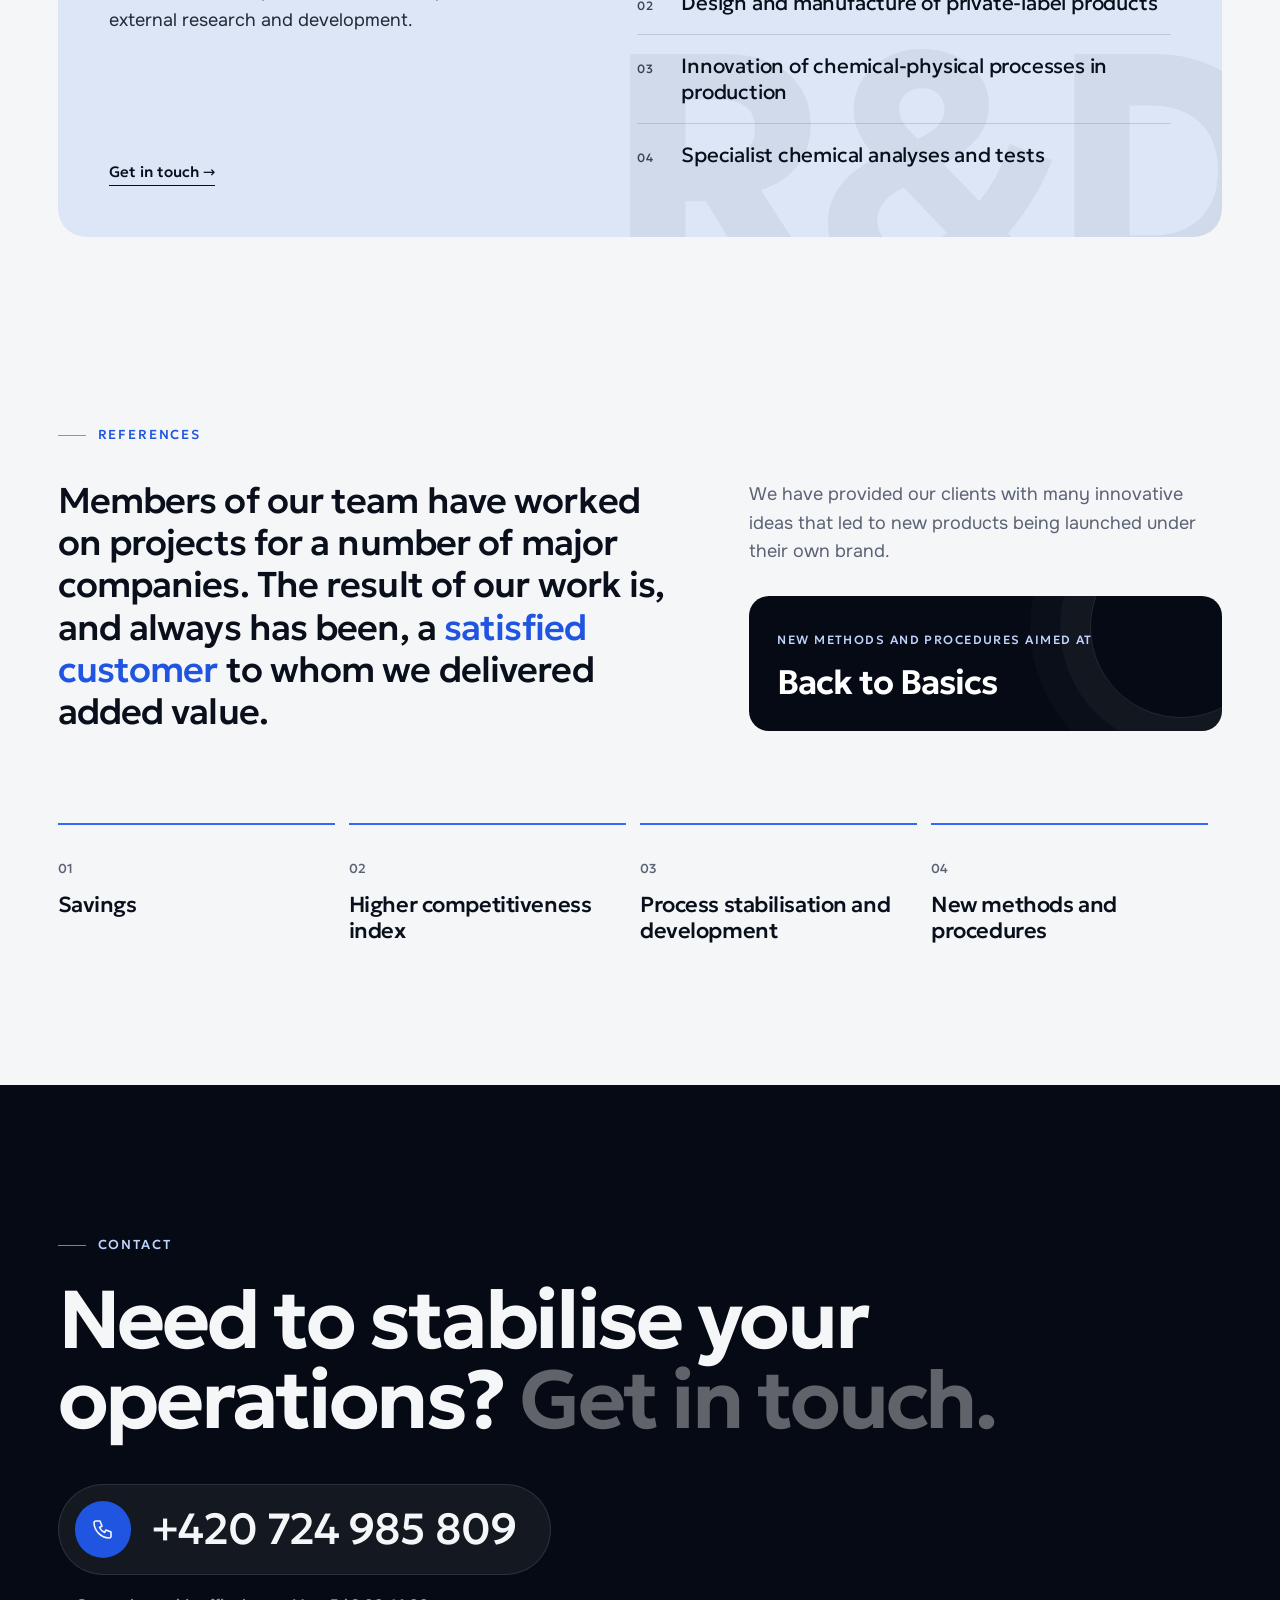
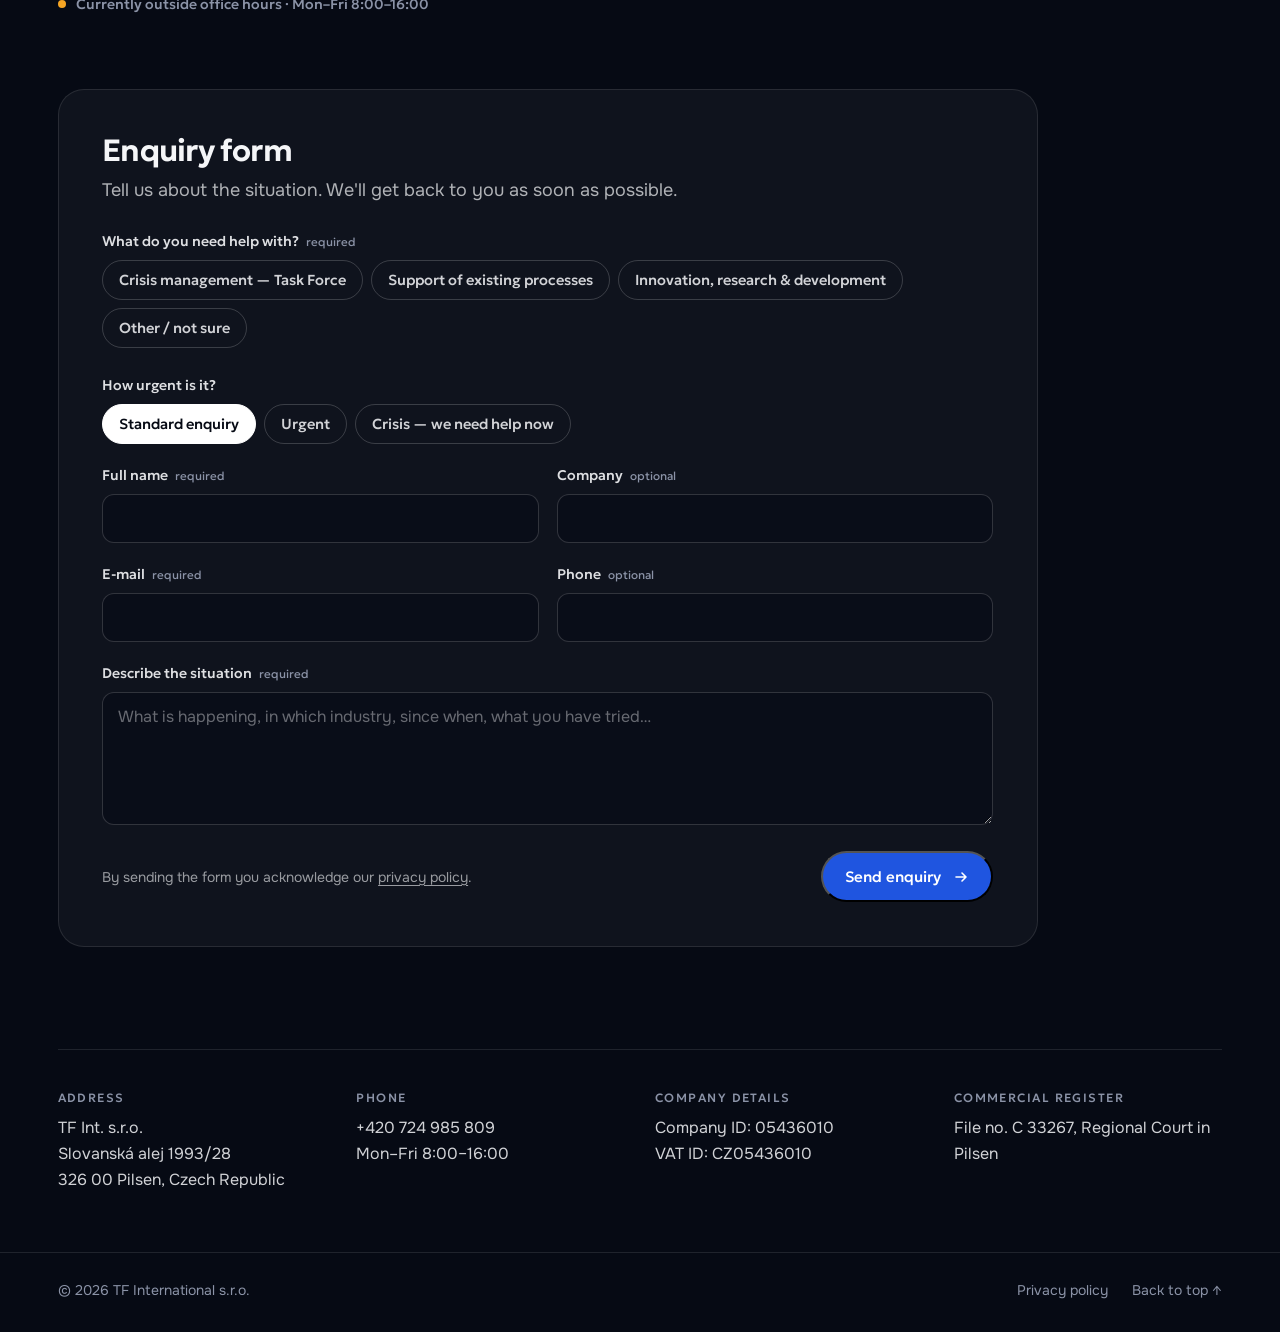
<file: en/index.html>
<!DOCTYPE html>
<html lang="en">
<head>
<meta charset="utf-8">
<meta name="viewport" content="width=device-width, initial-scale=1">
<title>TF International — Task Force crisis management, processes &amp; innovation</title>
<meta name="description" content="TF International s.r.o. — Task Force crisis management, process support, innovation and development of chemical products. Pilsen, Czech Republic.">
<link rel="canonical" href="https://www.tfint.cz/en/">
<link rel="alternate" hreflang="cs" href="https://www.tfint.cz/cz/">
<link rel="alternate" hreflang="en" href="https://www.tfint.cz/en/">
<link rel="alternate" hreflang="de" href="https://www.tfint.cz/de/">
<link rel="alternate" hreflang="x-default" href="https://www.tfint.cz/cz/">
<meta name="theme-color" content="#060A14">
<link rel="icon" href="../assets/favicon.svg" type="image/svg+xml">
<link rel="icon" href="../assets/favicon-32.png" sizes="32x32" type="image/png">
<link rel="apple-touch-icon" href="../assets/apple-touch-icon.png">
<meta property="og:type" content="website">
<meta property="og:site_name" content="TF International s.r.o.">
<meta property="og:title" content="TF International — Task Force crisis management, processes &amp; innovation">
<meta property="og:description" content="TF International s.r.o. — Task Force crisis management, process support, innovation and development of chemical products. Pilsen, Czech Republic.">
<meta property="og:url" content="https://www.tfint.cz/en/">
<meta property="og:image" content="https://www.tfint.cz/assets/og-image.png">
<meta property="og:image:width" content="1200">
<meta property="og:image:height" content="630">
<meta property="og:image:alt" content="TF International s.r.o. — …solution found">
<meta property="og:locale" content="en_GB">
<meta property="og:locale:alternate" content="cs_CZ">
<meta property="og:locale:alternate" content="de_DE">
<meta name="twitter:card" content="summary_large_image">
<link rel="preload" href="../assets/fonts/geologica-latin.woff2" as="font" type="font/woff2" crossorigin>
<link rel="stylesheet" href="../assets/site.css">
<script type="application/ld+json">{"@context": "https://schema.org", "@type": "Organization", "name": "TF International s.r.o.", "url": "https://www.tfint.cz/", "logo": "https://www.tfint.cz/assets/logo-tfint.svg", "slogan": "…solution found", "telephone": "+420 724 985 809", "vatID": "CZ05436010", "taxID": "05436010", "address": {"@type": "PostalAddress", "streetAddress": "Slovanská alej 1993/28", "postalCode": "326 00", "addressLocality": "Plzeň", "addressCountry": "CZ"}, "contactPoint": {"@type": "ContactPoint", "telephone": "+420 724 985 809", "contactType": "customer service", "availableLanguage": ["cs", "en", "de"], "hoursAvailable": {"@type": "OpeningHoursSpecification", "dayOfWeek": ["Monday", "Tuesday", "Wednesday", "Thursday", "Friday"], "opens": "08:00", "closes": "16:00"}}}</script>
<!-- Analytika: sem vložte skript Plausible / Umami (nevyžadují cookie lištu), např.
<script defer data-domain="tfint.cz" src="https://plausible.io/js/script.js"></script> -->
</head>
<body>

<header class="nav" id="nav">
  <div class="wrap">
    <a class="logo" href="./" aria-label="TF International s.r.o.">
      <img src="../assets/logo-tfint.svg" alt="TF International s.r.o." width="86" height="40">
    </a>
    <button class="burger" id="burger" aria-label="Menu" data-open="Menu" data-close="Close menu" aria-expanded="false" aria-controls="menu"><span></span><span></span></button>
    <nav class="menu" id="menu">
      <a href="#o-spolecnosti">About us</a>
      <div class="dd">
        <button type="button">Products &amp; services</button>
        <div class="panel">
          <a href="#sluzby"><b>Crisis management — Task Force</b><span>Suppliers, production, projects</span></a>
          <a href="#sluzby"><b>Support of existing processes</b><span>Purchasing, quality, finance, production</span></a>
          <a href="#sluzby"><b>Innovation, research &amp; development</b><span>Chemical products and private labels</span></a>
        </div>
      </div>
      <a href="#reference">References</a>
      <a href="#kontakt">Contact</a>
      <div class="lang"><a href="../cz/" hreflang="cs" lang="cs">CZ</a><a href="../en/" hreflang="en" lang="en" class="on" aria-current="page">EN</a><a href="../de/" hreflang="de" lang="de">DE</a></div>
    </nav>
  </div>
</header>

<main id="top">
<!-- HERO -->
<section class="hero">
  <div class="wrap">
    <div>
      <span class="eyebrow">…solution found</span>
      <h1 id="heroTitle" data-lines="Crisis management,|processes & innovation.">Crisis management, processes & innovation.</h1>
      <p class="sub">A flexible Czech company based in Pilsen. Task Force in Operations, support of internal and corporate processes, and development of chemical products under the client's private label.</p>
      <div class="actions">
        <a class="btn" href="#kontakt">Get in touch <svg aria-hidden="true" focusable="false" width="16" height="16" viewBox="0 0 16 16" fill="none"><path d="M3 8h10m-4-4 4 4-4 4" stroke="currentColor" stroke-width="1.6" stroke-linecap="round" stroke-linejoin="round"/></svg></a>
        <a class="btn ghost" href="#sluzby">Our services</a>
      </div>
    </div>
    <div class="globe" id="globeWrap">
      <canvas id="globe" aria-hidden="true"></canvas>
      <span class="tag" id="tagPlzen"><i></i><span>Pilsen, CZ</span></span>
    </div>
  </div>
  <div class="bar">
    <div class="wrap">
      <a href="#sluzby"><span><small>01</small><b>Crisis management — Task Force</b></span><span class="arr"><svg aria-hidden="true" focusable="false" width="14" height="14" viewBox="0 0 16 16" fill="none"><path d="M3 8h10m-4-4 4 4-4 4" stroke="currentColor" stroke-width="1.6" stroke-linecap="round" stroke-linejoin="round"/></svg></span></a>
      <a href="#sluzby"><span><small>02</small><b>Support of existing processes</b></span><span class="arr"><svg aria-hidden="true" focusable="false" width="14" height="14" viewBox="0 0 16 16" fill="none"><path d="M3 8h10m-4-4 4 4-4 4" stroke="currentColor" stroke-width="1.6" stroke-linecap="round" stroke-linejoin="round"/></svg></span></a>
      <a href="#sluzby"><span><small>03</small><b>Innovation, research &amp; development</b></span><span class="arr"><svg aria-hidden="true" focusable="false" width="14" height="14" viewBox="0 0 16 16" fill="none"><path d="M3 8h10m-4-4 4 4-4 4" stroke="currentColor" stroke-width="1.6" stroke-linecap="round" stroke-linejoin="round"/></svg></span></a>
    </div>
  </div>
</section>

<!-- ABOUT -->
<section class="about" id="o-spolecnosti">
  <div class="wrap">
    <span class="eyebrow">About TF International</span>
    <p class="reveal-text" id="revealText" data-src="We are a dynamically growing and flexible Czech company focused on *crisis *management — the so-called *Task *Force — in Operations, as well as on technical support and development of internal and corporate processes or projects in their various phases.">We are a dynamically growing and flexible Czech company focused on crisis management — the so-called Task Force — in Operations, as well as on technical support and development of internal and corporate processes or projects in their various phases.</p>
    <div class="cols">
      <div class="rv">
        <p>We also provide our clients with services in innovation, design and development of chemical products under the client's private label, or act as a partner for external research and development.</p>
        <p style="margin-top:18px">Our team has been active on the European and international stage for several years. As a result, our people offer long-standing experience and expertise in:</p>
      </div>
      <div class="chips rv">
        <span class="lbl">Team know-how</span>
        <span>Senior management</span><span>Purchasing &amp; logistics</span><span>Production</span><span>Finance</span><span>Research &amp; development</span><span>Marketing</span>
      </div>
    </div>
  </div>
</section>

<!-- INDUSTRIES -->
<section class="ind">
  <div class="wrap">
    <div class="head">
      <div><span class="eyebrow">Industries</span><h2>Where we work</h2></div>
      <p>We work across the automotive, aerospace, engineering and defence industries, passenger transport and chemical manufacturing.</p>
    </div>
    <ul>
      <li class="rv"><span class="n">01</span><span class="t">Automotive</span><span class="ic"><svg aria-hidden="true" focusable="false" viewBox="0 0 24 24" fill="none" stroke="currentColor" stroke-width="1.5" stroke-linecap="round" stroke-linejoin="round"><path d="M5 16h14M3 13l2-5a2 2 0 0 1 2-1h10a2 2 0 0 1 2 1l2 5v3H3z"/><circle cx="7" cy="16.5" r="1.5"/><circle cx="17" cy="16.5" r="1.5"/></svg></span></li>
      <li class="rv"><span class="n">02</span><span class="t">Aerospace</span><span class="ic"><svg aria-hidden="true" focusable="false" viewBox="0 0 24 24" fill="none" stroke="currentColor" stroke-width="1.5" stroke-linecap="round" stroke-linejoin="round"><path d="M2 13l8-2 4-7h2l-2 7 6 1 1 2-7 1-3 5h-2l1-5-8-1z"/></svg></span></li>
      <li class="rv"><span class="n">03</span><span class="t">Engineering</span><span class="ic"><svg aria-hidden="true" focusable="false" viewBox="0 0 24 24" fill="none" stroke="currentColor" stroke-width="1.5" stroke-linecap="round" stroke-linejoin="round"><circle cx="12" cy="12" r="3"/><path d="M12 2v3m0 14v3M2 12h3m14 0h3M4.9 4.9l2.1 2.1m10 10 2.1 2.1M4.9 19.1 7 17M17 7l2.1-2.1"/></svg></span></li>
      <li class="rv"><span class="n">04</span><span class="t">Defence industry</span><span class="ic"><svg aria-hidden="true" focusable="false" viewBox="0 0 24 24" fill="none" stroke="currentColor" stroke-width="1.5" stroke-linecap="round" stroke-linejoin="round"><path d="M12 3l8 3v6c0 5-3.5 8-8 9-4.5-1-8-4-8-9V6z"/></svg></span></li>
      <li class="rv"><span class="n">05</span><span class="t">Passenger transport</span><span class="ic"><svg aria-hidden="true" focusable="false" viewBox="0 0 24 24" fill="none" stroke="currentColor" stroke-width="1.5" stroke-linecap="round" stroke-linejoin="round"><rect x="5" y="3" width="14" height="14" rx="3"/><path d="M5 11h14M8 21l1.5-4M16 21l-1.5-4"/><circle cx="9" cy="14" r=".6"/><circle cx="15" cy="14" r=".6"/></svg></span></li>
      <li class="rv"><span class="n">06</span><span class="t">Chemical manufacturing</span><span class="ic"><svg aria-hidden="true" focusable="false" viewBox="0 0 24 24" fill="none" stroke="currentColor" stroke-width="1.5" stroke-linecap="round" stroke-linejoin="round"><path d="M9 3h6M10 3v6l-5 9a2 2 0 0 0 1.8 3h10.4a2 2 0 0 0 1.8-3l-5-9V3M7.5 15h9"/></svg></span></li>
    </ul>
  </div>
</section>

<!-- SERVICES -->
<section class="svc" id="sluzby">
  <div class="wrap">
    <div class="head">
      <div><span class="eyebrow">Products &amp; services</span><h2>Three areas, one team</h2></div>
      <p>From acute crisis intervention through long-term process support to the development of new chemical products.</p>
    </div>
    <div class="stack">
      <article class="card">
        <div class="top">
          <div><span class="num">01 / 03</span><h3>Task Force Management</h3><p class="lead">Crisis management in Operations — wherever suppliers, production or a project need to be stabilised fast.</p></div>
          <a class="more" href="#kontakt">Get in touch →</a>
        </div>
        <ul>
          <li><small>01</small><span>Supplier crisis management</span></li>
          <li><small>02</small><span>Crisis management of production and technical processes</span></li>
          <li><small>03</small><span>Crisis management in project management</span></li>
          <li><small>04</small><span>Senior management level</span></li>
        </ul>
        <span class="glyph">TF</span>
      </article>
      <article class="card">
        <div class="top">
          <div><span class="num">02 / 03</span><h3>Support of existing processes</h3><p class="lead">Technical support and development of internal and corporate processes or projects in their various phases.</p></div>
          <a class="more" href="#kontakt">Get in touch →</a>
        </div>
        <ul>
          <li><small>01</small><span>Supplier–customer management</span></li>
          <li><small>02</small><span>Purchasing management</span></li>
          <li><small>03</small><span>Production and technical support</span></li>
          <li><small>04</small><span>Quality management</span></li>
          <li><small>05</small><span>Financial management</span></li>
        </ul>
        <span class="glyph">PS</span>
      </article>
      <article class="card">
        <div class="top">
          <div><span class="num">03 / 03</span><h3>Innovation, research &amp; development</h3><p class="lead">Design and development of chemical products under the client's private label, or as a partner for external research and development.</p></div>
          <a class="more" href="#kontakt">Get in touch →</a>
        </div>
        <ul>
          <li><small>01</small><span>Development of new chemical products</span></li>
          <li><small>02</small><span>Design and manufacture of private-label products</span></li>
          <li><small>03</small><span>Innovation of chemical-physical processes in production</span></li>
          <li><small>04</small><span>Specialist chemical analyses and tests</span></li>
        </ul>
        <span class="glyph">R&amp;D</span>
      </article>
    </div>
  </div>
</section>

<!-- REFERENCES -->
<section class="refs" id="reference">
  <div class="wrap">
    <span class="eyebrow">References</span>
    <div class="grid">
      <blockquote class="rv">Members of our team have worked on projects for a number of major companies. The result of our work is, and always has been, a <em>satisfied customer</em> to whom we delivered added value.</blockquote>
      <div class="side rv">
        <p>We have provided our clients with many innovative ideas that led to new products being launched under their own brand.</p>
        <div class="btb"><small>New methods and procedures aimed at</small><b>Back to Basics</b></div>
      </div>
    </div>
    <div class="outcomes" id="outcomes">
      <div><small>01</small><b>Savings</b></div>
      <div><small>02</small><b>Higher competitiveness index</b></div>
      <div><small>03</small><b>Process stabilisation and development</b></div>
      <div><small>04</small><b>New methods and procedures</b></div>
    </div>
  </div>
</section>

<!-- CONTACT -->
<section class="contact" id="kontakt">
  <div class="wrap">
    <span class="eyebrow">Contact</span>
    <h2>Need to stabilise your operations? <span>Get in touch.</span></h2>
    <a class="phone" href="tel:+420724985809"><i><svg aria-hidden="true" focusable="false" width="24" height="24" viewBox="0 0 24 24" fill="none" stroke="currentColor" stroke-width="1.6" stroke-linecap="round" stroke-linejoin="round"><path d="M5 4h4l2 5-2.5 1.5a11 11 0 0 0 5 5L15 13l5 2v4a2 2 0 0 1-2 2A16 16 0 0 1 3 6a2 2 0 0 1 2-2"/></svg></i>+420 724 985 809</a>
    <div class="status" id="status" data-open="Available right now · Mon–Fri 8:00–16:00" data-closed="Currently outside office hours · Mon–Fri 8:00–16:00"><i></i><span>Available Monday to Friday, 8:00–16:00</span></div>


    <div class="inq-wrap rv">
      <form class="inq" id="inq" action="../api/poptavka.php" method="post" novalidate data-e-required="Please fill in this field." data-e-email="Please check the e-mail address." data-e-phone="The phone number contains invalid characters." data-e-short="Please write at least a few words (min. 10 characters)." data-e-rate="Too many enquiries sent. Please try again later or give us a call." data-e-net="Sending failed. Check your connection or call us at +420 724 985 809." data-e-fix="Please correct the highlighted fields." data-sending="Sending…">
        <input type="hidden" name="lang" value="en"><input type="hidden" name="ts" value="">
        <div class="hp" aria-hidden="true"><label>Website<input name="website" tabindex="-1" autocomplete="off"></label></div>
        <div class="inq-head"><h3>Enquiry form</h3><p>Tell us about the situation. We'll get back to you as soon as possible.</p></div>
        <fieldset><legend>What do you need help with? <small>required</small></legend><div class="chips-row"><label class="chip"><input type="radio" name="service" value="task_force" required><span>Crisis management — Task Force</span></label><label class="chip"><input type="radio" name="service" value="procesy"><span>Support of existing processes</span></label><label class="chip"><input type="radio" name="service" value="inovace"><span>Innovation, research & development</span></label><label class="chip"><input type="radio" name="service" value="jine"><span>Other / not sure</span></label></div><span class="err" id="e-service" aria-live="polite"></span></fieldset>
        <fieldset><legend>How urgent is it?</legend><div class="chips-row"><label class="chip"><input type="radio" name="urgency" value="bezna" checked><span>Standard enquiry</span></label><label class="chip"><input type="radio" name="urgency" value="spech"><span>Urgent</span></label><label class="chip hot"><input type="radio" name="urgency" value="krize"><span>Crisis — we need help now</span></label></div>
          <p class="crisis-hint" hidden>In an acute crisis, call us directly: <a href="tel:+420724985809">+420 724 985 809</a></p></fieldset>
        <div class="row2"><div class="f"><label for="f-name">Full name <small>required</small></label><input id="f-name" name="name" type="text" autocomplete="name" maxlength="120" required><span class="err" id="e-name" aria-live="polite"></span></div><div class="f"><label for="f-company">Company <small>optional</small></label><input id="f-company" name="company" type="text" autocomplete="organization" maxlength="160"><span class="err" id="e-company" aria-live="polite"></span></div></div>
        <div class="row2"><div class="f"><label for="f-email">E-mail <small>required</small></label><input id="f-email" name="email" type="email" autocomplete="email" maxlength="200" required><span class="err" id="e-email" aria-live="polite"></span></div><div class="f"><label for="f-phone">Phone <small>optional</small></label><input id="f-phone" name="phone" type="tel" autocomplete="tel" maxlength="40"><span class="err" id="e-phone" aria-live="polite"></span></div></div>
        <div class="f"><label for="f-message">Describe the situation <small>required</small></label><textarea id="f-message" name="message" rows="5" required maxlength="5000" placeholder="What is happening, in which industry, since when, what you have tried…"></textarea><span class="err" id="e-message" aria-live="polite"></span></div>
        <div class="inq-foot"><p class="note">By sending the form you acknowledge our <a href="privacy/">privacy policy</a>.</p>
          <button class="btn" type="submit"><span>Send enquiry</span> <svg aria-hidden="true" focusable="false" width="16" height="16" viewBox="0 0 16 16" fill="none"><path d="M3 8h10m-4-4 4 4-4 4" stroke="currentColor" stroke-width="1.6" stroke-linecap="round" stroke-linejoin="round"/></svg></button></div>
        <p class="form-msg" role="alert" hidden></p>
      </form>
      <div class="inq-ok" id="inqOk" hidden tabindex="-1"><span class="okmark"><svg aria-hidden="true" focusable="false" viewBox="0 0 24 24" width="28" height="28" fill="none" stroke="currentColor" stroke-width="2.2" stroke-linecap="round" stroke-linejoin="round"><path d="M5 12.5l4.5 4.5L19 7.5"/></svg></span><h3>Thank you, your enquiry has been sent.</h3><p>We'll get back to you as soon as possible. In an acute crisis, call +420 724 985 809.</p></div>
    </div>

    <div class="info">
      <div><small>Address</small><p>TF Int. s.r.o.<br>Slovanská alej 1993/28<br>326 00 Pilsen, Czech Republic</p></div>
      <div><small>Phone</small><p><a href="tel:+420724985809">+420 724 985 809</a><br><span>Mon–Fri 8:00–16:00</span></p></div>
      <div><small>Company details</small><p>Company ID: 05436010<br>VAT ID: CZ05436010</p></div>
      <div><small>Commercial register</small><p>File no. C 33267, Regional Court in Pilsen</p></div>
    </div>
  </div>
  <footer>
    <div class="wrap">
      <span>© 2026 TF International s.r.o.</span>
      <nav><a href="privacy/">Privacy policy</a><a href="#top">Back to top ↑</a></nav>
    </div>
  </footer>
</section>
</main>
<script src="../assets/site.js" defer></script>
</body>
</html>
</file>
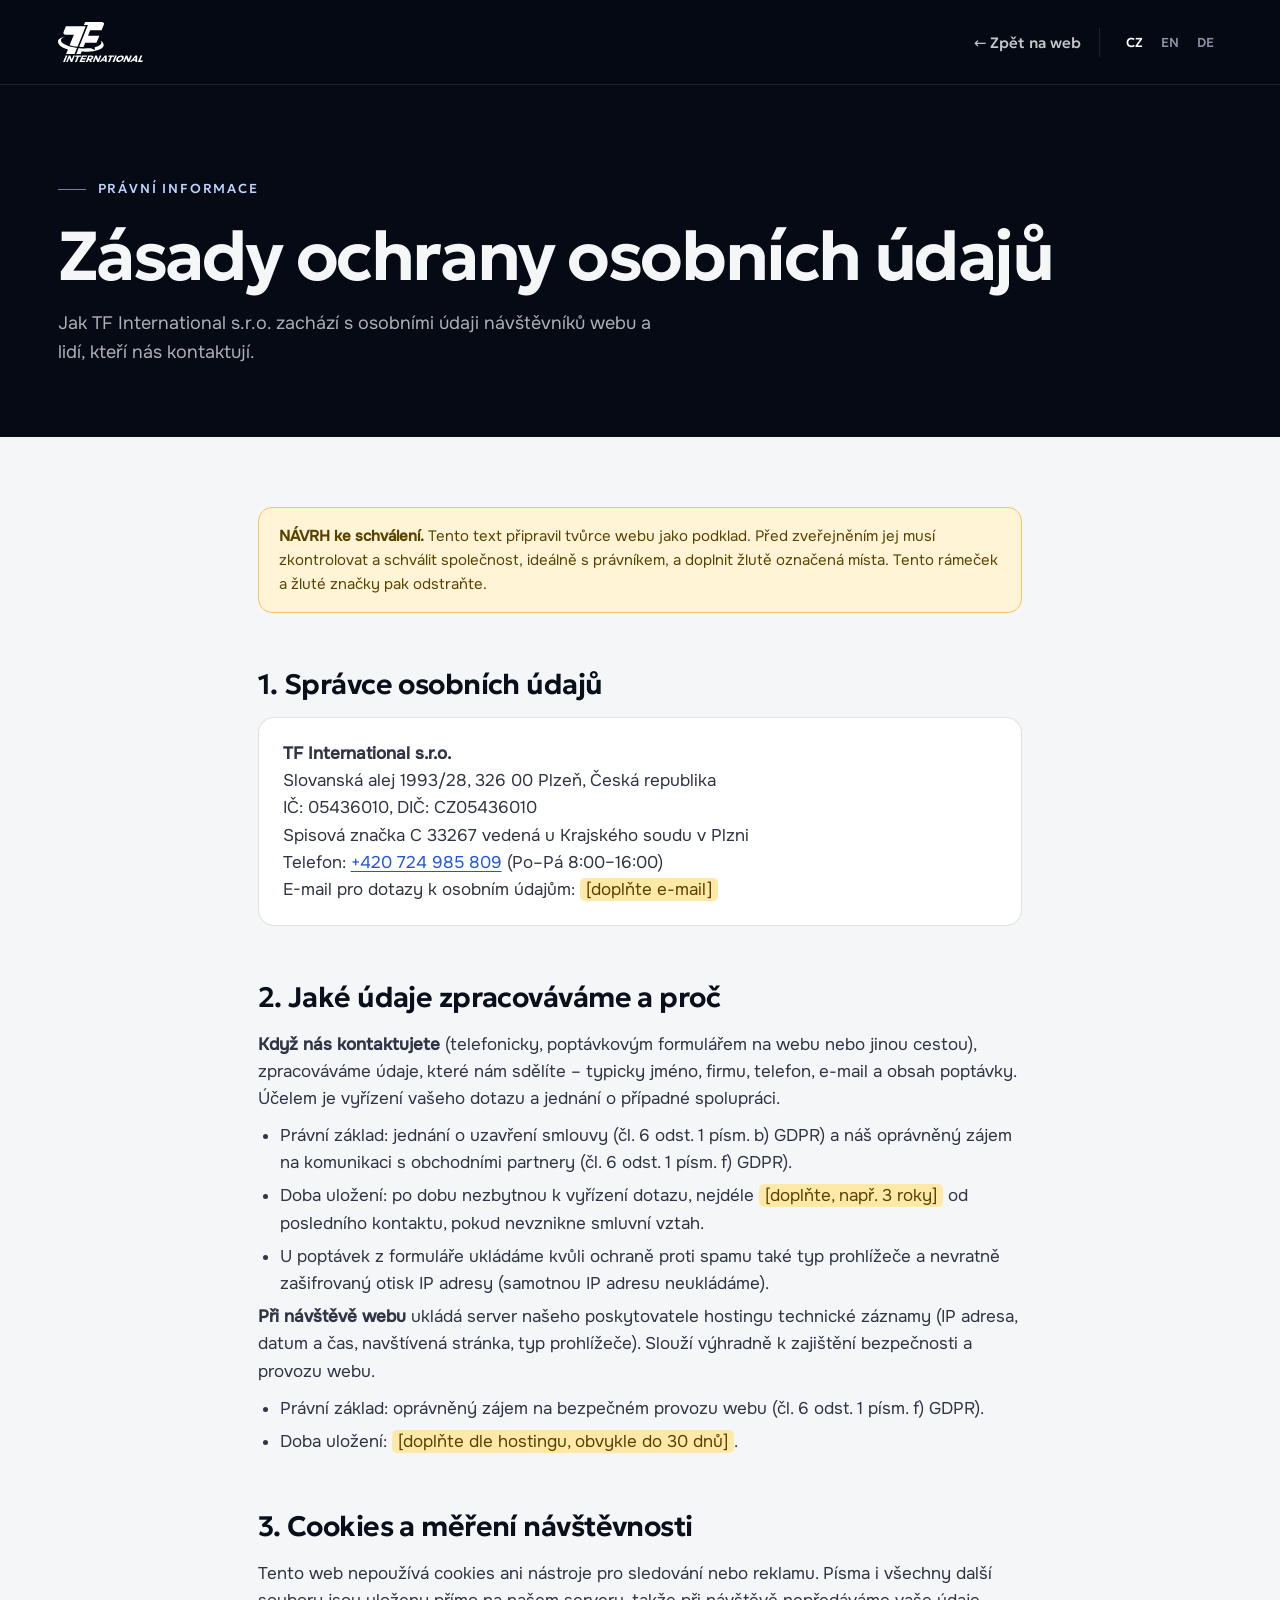
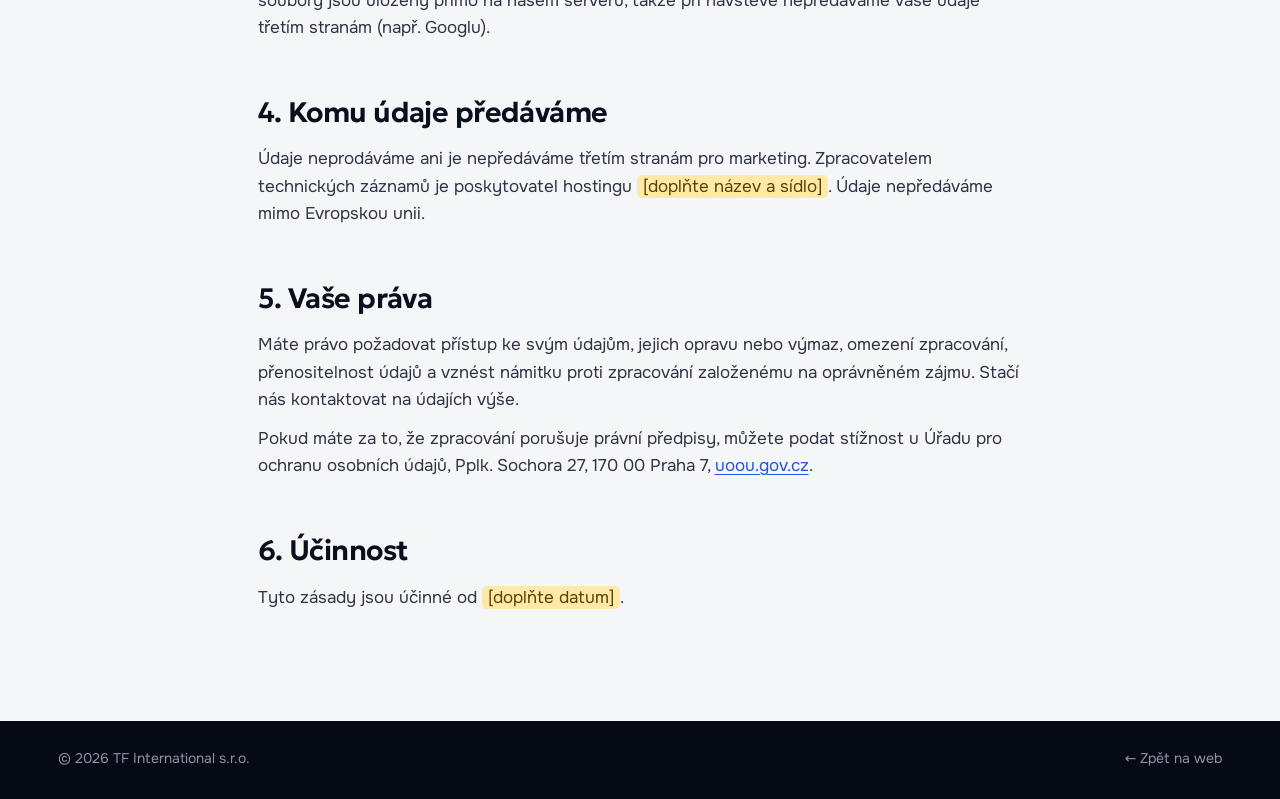
<file: cz/ochrana-osobnich-udaju/index.html>
<!DOCTYPE html>
<html lang="cs">
<head>
<meta charset="utf-8">
<meta name="viewport" content="width=device-width, initial-scale=1">
<title>Zásady ochrany osobních údajů — TF International s.r.o.</title>
<meta name="description" content="Jak TF International s.r.o. zachází s osobními údaji návštěvníků webu a lidí, kteří nás kontaktují.">
<link rel="canonical" href="https://www.tfint.cz/cz/ochrana-osobnich-udaju/">
<link rel="alternate" hreflang="cs" href="https://www.tfint.cz/cz/ochrana-osobnich-udaju/">
<link rel="alternate" hreflang="en" href="https://www.tfint.cz/en/privacy/">
<link rel="alternate" hreflang="de" href="https://www.tfint.cz/de/datenschutz/">
<link rel="alternate" hreflang="x-default" href="https://www.tfint.cz/cz/ochrana-osobnich-udaju/">
<meta name="theme-color" content="#060A14">
<link rel="icon" href="../../assets/favicon.svg" type="image/svg+xml">
<link rel="icon" href="../../assets/favicon-32.png" sizes="32x32" type="image/png">
<link rel="apple-touch-icon" href="../../assets/apple-touch-icon.png">
<meta property="og:type" content="website">
<meta property="og:site_name" content="TF International s.r.o.">
<meta property="og:title" content="Zásady ochrany osobních údajů — TF International s.r.o.">
<meta property="og:description" content="Jak TF International s.r.o. zachází s osobními údaji návštěvníků webu a lidí, kteří nás kontaktují.">
<meta property="og:url" content="https://www.tfint.cz/cz/ochrana-osobnich-udaju/">
<meta property="og:image" content="https://www.tfint.cz/assets/og-image.png">
<meta property="og:image:width" content="1200">
<meta property="og:image:height" content="630">
<meta property="og:image:alt" content="TF International s.r.o. — …solution found">
<meta property="og:locale" content="cs_CZ">
<meta property="og:locale:alternate" content="en_GB">
<meta property="og:locale:alternate" content="de_DE">
<meta name="twitter:card" content="summary_large_image">
<link rel="preload" href="../../assets/fonts/geologica-latin.woff2" as="font" type="font/woff2" crossorigin>
<link rel="stylesheet" href="../../assets/site.css">
<script type="application/ld+json">{"@context": "https://schema.org", "@type": "Organization", "name": "TF International s.r.o.", "url": "https://www.tfint.cz/", "logo": "https://www.tfint.cz/assets/logo-tfint.svg", "slogan": "…solution found", "telephone": "+420 724 985 809", "vatID": "CZ05436010", "taxID": "05436010", "address": {"@type": "PostalAddress", "streetAddress": "Slovanská alej 1993/28", "postalCode": "326 00", "addressLocality": "Plzeň", "addressCountry": "CZ"}, "contactPoint": {"@type": "ContactPoint", "telephone": "+420 724 985 809", "contactType": "customer service", "availableLanguage": ["cs", "en", "de"], "hoursAvailable": {"@type": "OpeningHoursSpecification", "dayOfWeek": ["Monday", "Tuesday", "Wednesday", "Thursday", "Friday"], "opens": "08:00", "closes": "16:00"}}}</script>
<!-- Analytika: sem vložte skript Plausible / Umami (nevyžadují cookie lištu), např.
<script defer data-domain="tfint.cz" src="https://plausible.io/js/script.js"></script> -->
<meta name="robots" content="noindex">
</head>
<body>
<header class="nav solid legal-nav">
  <div class="wrap">
    <a class="logo" href="../" aria-label="TF International s.r.o."><img src="../../assets/logo-tfint.svg" alt="TF International s.r.o." width="86" height="40"></a>
    <div class="right"><a class="back" href="../">← Zpět na web</a><div class="lang"><a href="../../cz/ochrana-osobnich-udaju/" hreflang="cs" lang="cs" class="on" aria-current="page">CZ</a><a href="../../en/privacy/" hreflang="en" lang="en">EN</a><a href="../../de/datenschutz/" hreflang="de" lang="de">DE</a></div></div>
  </div>
</header>
<main>
  <section class="legal-hero"><div class="wrap"><span class="eyebrow">Právní informace</span><h1>Zásady ochrany osobních údajů</h1><p>Jak TF International s.r.o. zachází s osobními údaji návštěvníků webu a lidí, kteří nás kontaktují.</p></div></section>
  <section class="legal"><div class="wrap">
    <div class="draft" role="note"><strong>NÁVRH ke schválení.</strong> Tento text připravil tvůrce webu jako podklad. Před zveřejněním jej musí zkontrolovat a schválit společnost, ideálně s právníkem, a doplnit žlutě označená místa. Tento rámeček a žluté značky pak odstraňte.</div>
    <h2>1. Správce osobních údajů</h2>
<div class="box"><p><strong>TF International s.r.o.</strong><br>Slovanská alej 1993/28, 326 00 Plzeň, Česká republika<br>IČ: 05436010, DIČ: CZ05436010<br>Spisová značka C 33267 vedená u Krajského soudu v Plzni<br>Telefon: <a href="tel:+420724985809">+420 724 985 809</a> (Po–Pá 8:00–16:00)<br>E-mail pro dotazy k osobním údajům: <mark class="todo">[doplňte e-mail]</mark></p></div>
<h2>2. Jaké údaje zpracováváme a proč</h2>
<p><strong>Když nás kontaktujete</strong> (telefonicky, poptávkovým formulářem na webu nebo jinou cestou), zpracováváme údaje, které nám sdělíte – typicky jméno, firmu, telefon, e-mail a obsah poptávky. Účelem je vyřízení vašeho dotazu a jednání o případné spolupráci.</p>
<ul><li>Právní základ: jednání o uzavření smlouvy (čl. 6 odst. 1 písm. b) GDPR) a náš oprávněný zájem na komunikaci s obchodními partnery (čl. 6 odst. 1 písm. f) GDPR).</li><li>Doba uložení: po dobu nezbytnou k vyřízení dotazu, nejdéle <mark class="todo">[doplňte, např. 3 roky]</mark> od posledního kontaktu, pokud nevznikne smluvní vztah.</li><li>U poptávek z formuláře ukládáme kvůli ochraně proti spamu také typ prohlížeče a nevratně zašifrovaný otisk IP adresy (samotnou IP adresu neukládáme).</li></ul>
<p><strong>Při návštěvě webu</strong> ukládá server našeho poskytovatele hostingu technické záznamy (IP adresa, datum a čas, navštívená stránka, typ prohlížeče). Slouží výhradně k zajištění bezpečnosti a provozu webu.</p>
<ul><li>Právní základ: oprávněný zájem na bezpečném provozu webu (čl. 6 odst. 1 písm. f) GDPR).</li><li>Doba uložení: <mark class="todo">[doplňte dle hostingu, obvykle do 30 dnů]</mark>.</li></ul>
<h2>3. Cookies a měření návštěvnosti</h2>
<p>Tento web nepoužívá cookies ani nástroje pro sledování nebo reklamu. Písma i všechny další soubory jsou uloženy přímo na našem serveru, takže při návštěvě nepředáváme vaše údaje třetím stranám (např. Googlu).</p>
<h2>4. Komu údaje předáváme</h2>
<p>Údaje neprodáváme ani je nepředáváme třetím stranám pro marketing. Zpracovatelem technických záznamů je poskytovatel hostingu <mark class="todo">[doplňte název a sídlo]</mark>. Údaje nepředáváme mimo Evropskou unii.</p>
<h2>5. Vaše práva</h2>
<p>Máte právo požadovat přístup ke svým údajům, jejich opravu nebo výmaz, omezení zpracování, přenositelnost údajů a vznést námitku proti zpracování založenému na oprávněném zájmu. Stačí nás kontaktovat na údajích výše.</p>
<p>Pokud máte za to, že zpracování porušuje právní předpisy, můžete podat stížnost u Úřadu pro ochranu osobních údajů, Pplk. Sochora 27, 170 00 Praha 7, <a href="https://uoou.gov.cz" rel="noopener">uoou.gov.cz</a>.</p>
<h2>6. Účinnost</h2>
<p>Tyto zásady jsou účinné od <mark class="todo">[doplňte datum]</mark>.</p>
  </div></section>
</main>
<div class="legal-foot"><footer><div class="wrap"><span>© 2026 TF International s.r.o.</span><a href="../">← Zpět na web</a></div></footer></div>
</body>
</html>
</file>
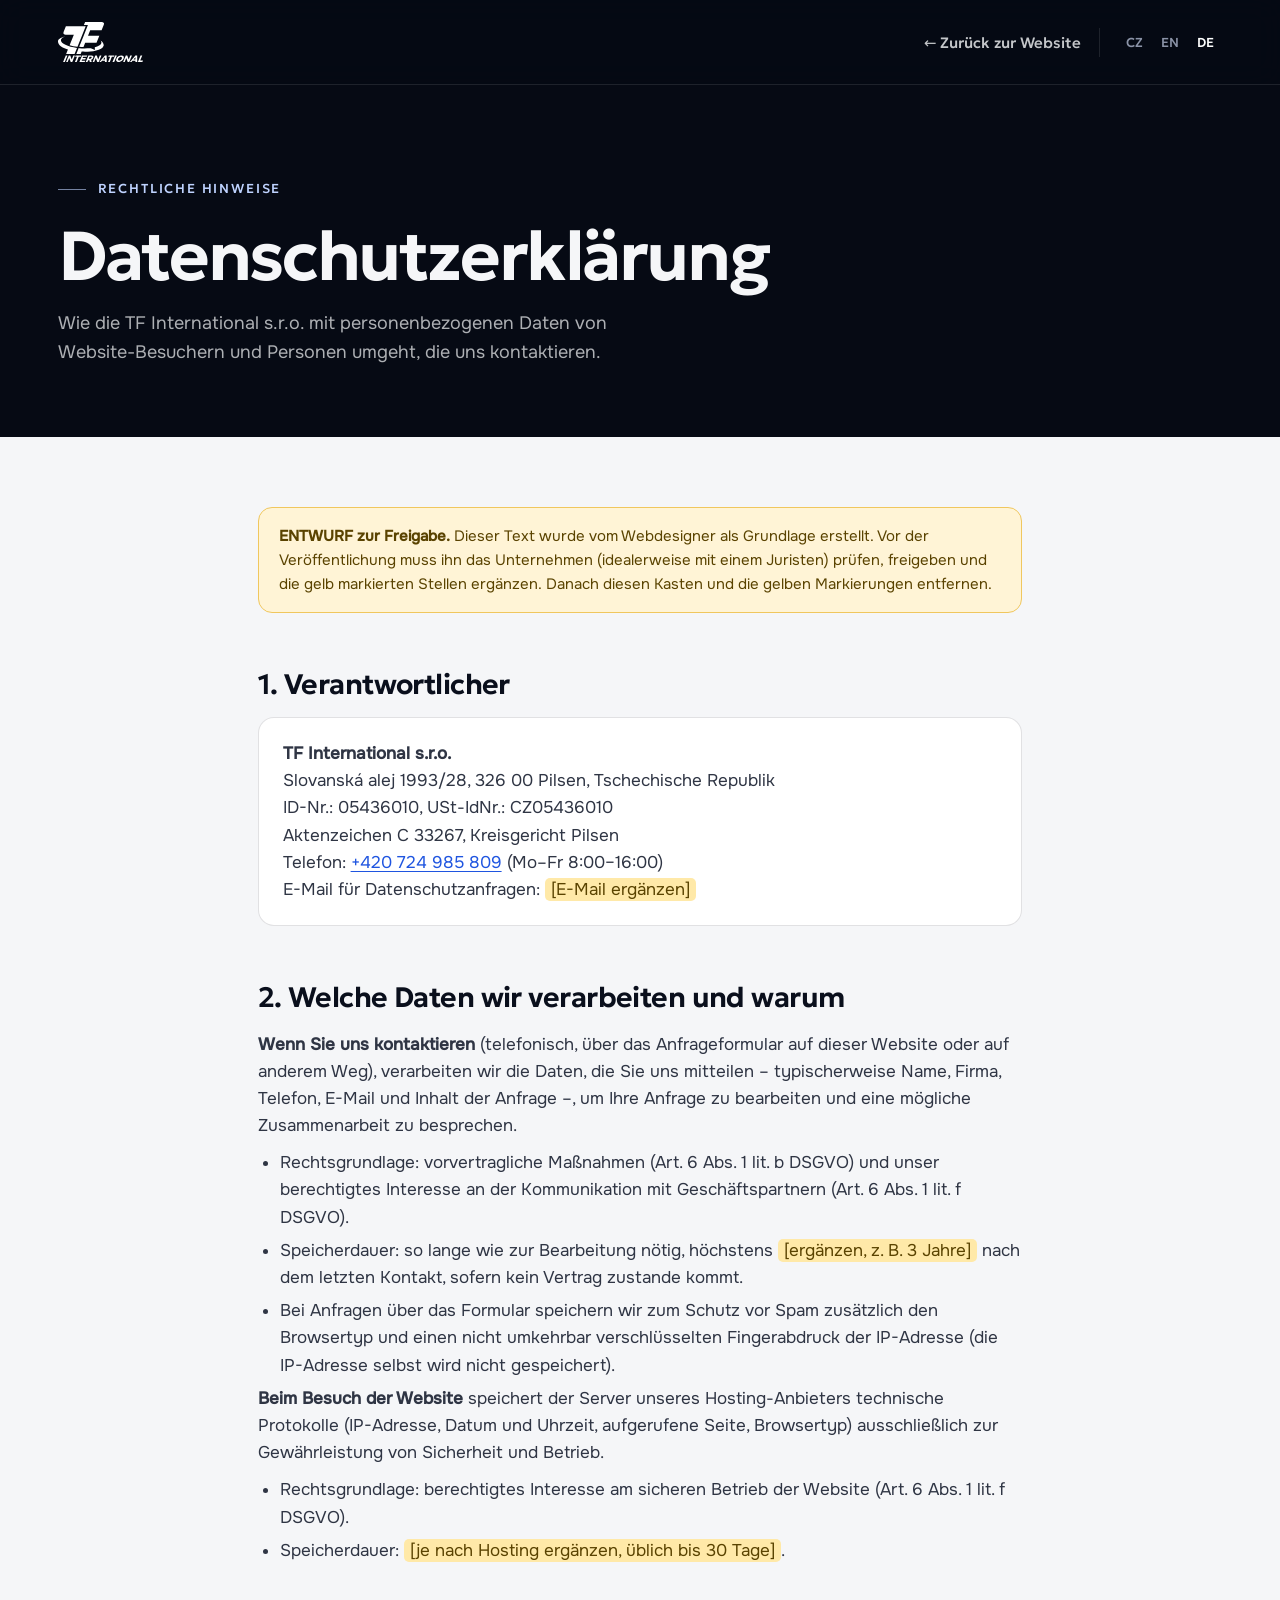
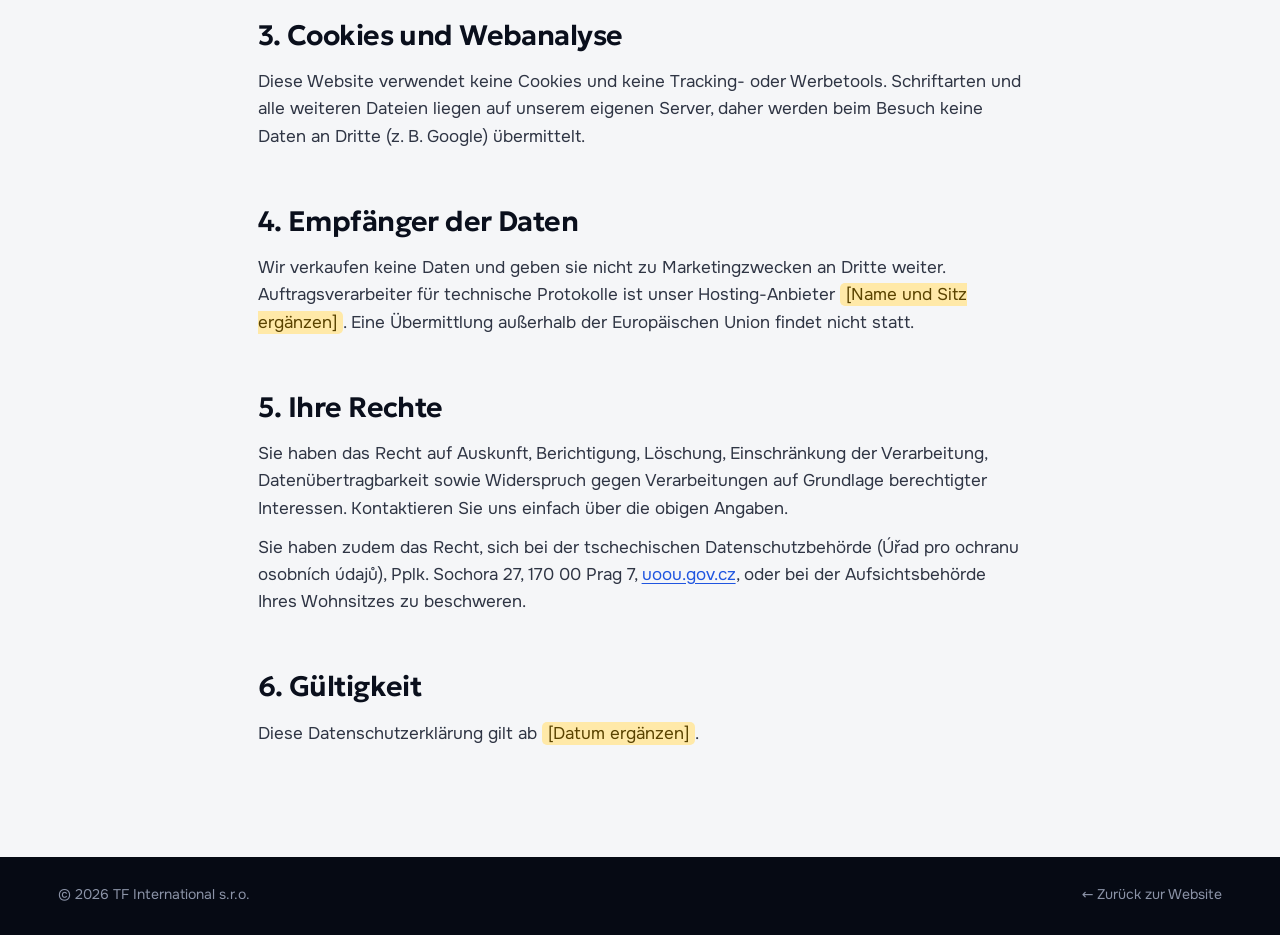
<file: de/datenschutz/index.html>
<!DOCTYPE html>
<html lang="de">
<head>
<meta charset="utf-8">
<meta name="viewport" content="width=device-width, initial-scale=1">
<title>Datenschutzerklärung — TF International s.r.o.</title>
<meta name="description" content="Wie die TF International s.r.o. mit personenbezogenen Daten von Website-Besuchern und Personen umgeht, die uns kontaktieren.">
<link rel="canonical" href="https://www.tfint.cz/de/datenschutz/">
<link rel="alternate" hreflang="cs" href="https://www.tfint.cz/cz/ochrana-osobnich-udaju/">
<link rel="alternate" hreflang="en" href="https://www.tfint.cz/en/privacy/">
<link rel="alternate" hreflang="de" href="https://www.tfint.cz/de/datenschutz/">
<link rel="alternate" hreflang="x-default" href="https://www.tfint.cz/cz/ochrana-osobnich-udaju/">
<meta name="theme-color" content="#060A14">
<link rel="icon" href="../../assets/favicon.svg" type="image/svg+xml">
<link rel="icon" href="../../assets/favicon-32.png" sizes="32x32" type="image/png">
<link rel="apple-touch-icon" href="../../assets/apple-touch-icon.png">
<meta property="og:type" content="website">
<meta property="og:site_name" content="TF International s.r.o.">
<meta property="og:title" content="Datenschutzerklärung — TF International s.r.o.">
<meta property="og:description" content="Wie die TF International s.r.o. mit personenbezogenen Daten von Website-Besuchern und Personen umgeht, die uns kontaktieren.">
<meta property="og:url" content="https://www.tfint.cz/de/datenschutz/">
<meta property="og:image" content="https://www.tfint.cz/assets/og-image.png">
<meta property="og:image:width" content="1200">
<meta property="og:image:height" content="630">
<meta property="og:image:alt" content="TF International s.r.o. — …solution found">
<meta property="og:locale" content="de_DE">
<meta property="og:locale:alternate" content="cs_CZ">
<meta property="og:locale:alternate" content="en_GB">
<meta name="twitter:card" content="summary_large_image">
<link rel="preload" href="../../assets/fonts/geologica-latin.woff2" as="font" type="font/woff2" crossorigin>
<link rel="stylesheet" href="../../assets/site.css">
<script type="application/ld+json">{"@context": "https://schema.org", "@type": "Organization", "name": "TF International s.r.o.", "url": "https://www.tfint.cz/", "logo": "https://www.tfint.cz/assets/logo-tfint.svg", "slogan": "…solution found", "telephone": "+420 724 985 809", "vatID": "CZ05436010", "taxID": "05436010", "address": {"@type": "PostalAddress", "streetAddress": "Slovanská alej 1993/28", "postalCode": "326 00", "addressLocality": "Plzeň", "addressCountry": "CZ"}, "contactPoint": {"@type": "ContactPoint", "telephone": "+420 724 985 809", "contactType": "customer service", "availableLanguage": ["cs", "en", "de"], "hoursAvailable": {"@type": "OpeningHoursSpecification", "dayOfWeek": ["Monday", "Tuesday", "Wednesday", "Thursday", "Friday"], "opens": "08:00", "closes": "16:00"}}}</script>
<!-- Analytika: sem vložte skript Plausible / Umami (nevyžadují cookie lištu), např.
<script defer data-domain="tfint.cz" src="https://plausible.io/js/script.js"></script> -->
<meta name="robots" content="noindex">
</head>
<body>
<header class="nav solid legal-nav">
  <div class="wrap">
    <a class="logo" href="../" aria-label="TF International s.r.o."><img src="../../assets/logo-tfint.svg" alt="TF International s.r.o." width="86" height="40"></a>
    <div class="right"><a class="back" href="../">← Zurück zur Website</a><div class="lang"><a href="../../cz/ochrana-osobnich-udaju/" hreflang="cs" lang="cs">CZ</a><a href="../../en/privacy/" hreflang="en" lang="en">EN</a><a href="../../de/datenschutz/" hreflang="de" lang="de" class="on" aria-current="page">DE</a></div></div>
  </div>
</header>
<main>
  <section class="legal-hero"><div class="wrap"><span class="eyebrow">Rechtliche Hinweise</span><h1>Datenschutzerklärung</h1><p>Wie die TF International s.r.o. mit personenbezogenen Daten von Website-Besuchern und Personen umgeht, die uns kontaktieren.</p></div></section>
  <section class="legal"><div class="wrap">
    <div class="draft" role="note"><strong>ENTWURF zur Freigabe.</strong> Dieser Text wurde vom Webdesigner als Grundlage erstellt. Vor der Veröffentlichung muss ihn das Unternehmen (idealerweise mit einem Juristen) prüfen, freigeben und die gelb markierten Stellen ergänzen. Danach diesen Kasten und die gelben Markierungen entfernen.</div>
    <h2>1. Verantwortlicher</h2>
<div class="box"><p><strong>TF International s.r.o.</strong><br>Slovanská alej 1993/28, 326 00 Pilsen, Tschechische Republik<br>ID-Nr.: 05436010, USt-IdNr.: CZ05436010<br>Aktenzeichen C 33267, Kreisgericht Pilsen<br>Telefon: <a href="tel:+420724985809">+420 724 985 809</a> (Mo–Fr 8:00–16:00)<br>E-Mail für Datenschutzanfragen: <mark class="todo">[E-Mail ergänzen]</mark></p></div>
<h2>2. Welche Daten wir verarbeiten und warum</h2>
<p><strong>Wenn Sie uns kontaktieren</strong> (telefonisch, über das Anfrageformular auf dieser Website oder auf anderem Weg), verarbeiten wir die Daten, die Sie uns mitteilen – typischerweise Name, Firma, Telefon, E-Mail und Inhalt der Anfrage –, um Ihre Anfrage zu bearbeiten und eine mögliche Zusammenarbeit zu besprechen.</p>
<ul><li>Rechtsgrundlage: vorvertragliche Maßnahmen (Art. 6 Abs. 1 lit. b DSGVO) und unser berechtigtes Interesse an der Kommunikation mit Geschäftspartnern (Art. 6 Abs. 1 lit. f DSGVO).</li><li>Speicherdauer: so lange wie zur Bearbeitung nötig, höchstens <mark class="todo">[ergänzen, z. B. 3 Jahre]</mark> nach dem letzten Kontakt, sofern kein Vertrag zustande kommt.</li><li>Bei Anfragen über das Formular speichern wir zum Schutz vor Spam zusätzlich den Browsertyp und einen nicht umkehrbar verschlüsselten Fingerabdruck der IP-Adresse (die IP-Adresse selbst wird nicht gespeichert).</li></ul>
<p><strong>Beim Besuch der Website</strong> speichert der Server unseres Hosting-Anbieters technische Protokolle (IP-Adresse, Datum und Uhrzeit, aufgerufene Seite, Browsertyp) ausschließlich zur Gewährleistung von Sicherheit und Betrieb.</p>
<ul><li>Rechtsgrundlage: berechtigtes Interesse am sicheren Betrieb der Website (Art. 6 Abs. 1 lit. f DSGVO).</li><li>Speicherdauer: <mark class="todo">[je nach Hosting ergänzen, üblich bis 30 Tage]</mark>.</li></ul>
<h2>3. Cookies und Webanalyse</h2>
<p>Diese Website verwendet keine Cookies und keine Tracking- oder Werbetools. Schriftarten und alle weiteren Dateien liegen auf unserem eigenen Server, daher werden beim Besuch keine Daten an Dritte (z. B. Google) übermittelt.</p>
<h2>4. Empfänger der Daten</h2>
<p>Wir verkaufen keine Daten und geben sie nicht zu Marketingzwecken an Dritte weiter. Auftragsverarbeiter für technische Protokolle ist unser Hosting-Anbieter <mark class="todo">[Name und Sitz ergänzen]</mark>. Eine Übermittlung außerhalb der Europäischen Union findet nicht statt.</p>
<h2>5. Ihre Rechte</h2>
<p>Sie haben das Recht auf Auskunft, Berichtigung, Löschung, Einschränkung der Verarbeitung, Datenübertragbarkeit sowie Widerspruch gegen Verarbeitungen auf Grundlage berechtigter Interessen. Kontaktieren Sie uns einfach über die obigen Angaben.</p>
<p>Sie haben zudem das Recht, sich bei der tschechischen Datenschutzbehörde (Úřad pro ochranu osobních údajů), Pplk. Sochora 27, 170 00 Prag 7, <a href="https://uoou.gov.cz" rel="noopener">uoou.gov.cz</a>, oder bei der Aufsichtsbehörde Ihres Wohnsitzes zu beschweren.</p>
<h2>6. Gültigkeit</h2>
<p>Diese Datenschutzerklärung gilt ab <mark class="todo">[Datum ergänzen]</mark>.</p>
  </div></section>
</main>
<div class="legal-foot"><footer><div class="wrap"><span>© 2026 TF International s.r.o.</span><a href="../">← Zurück zur Website</a></div></footer></div>
</body>
</html>
</file>
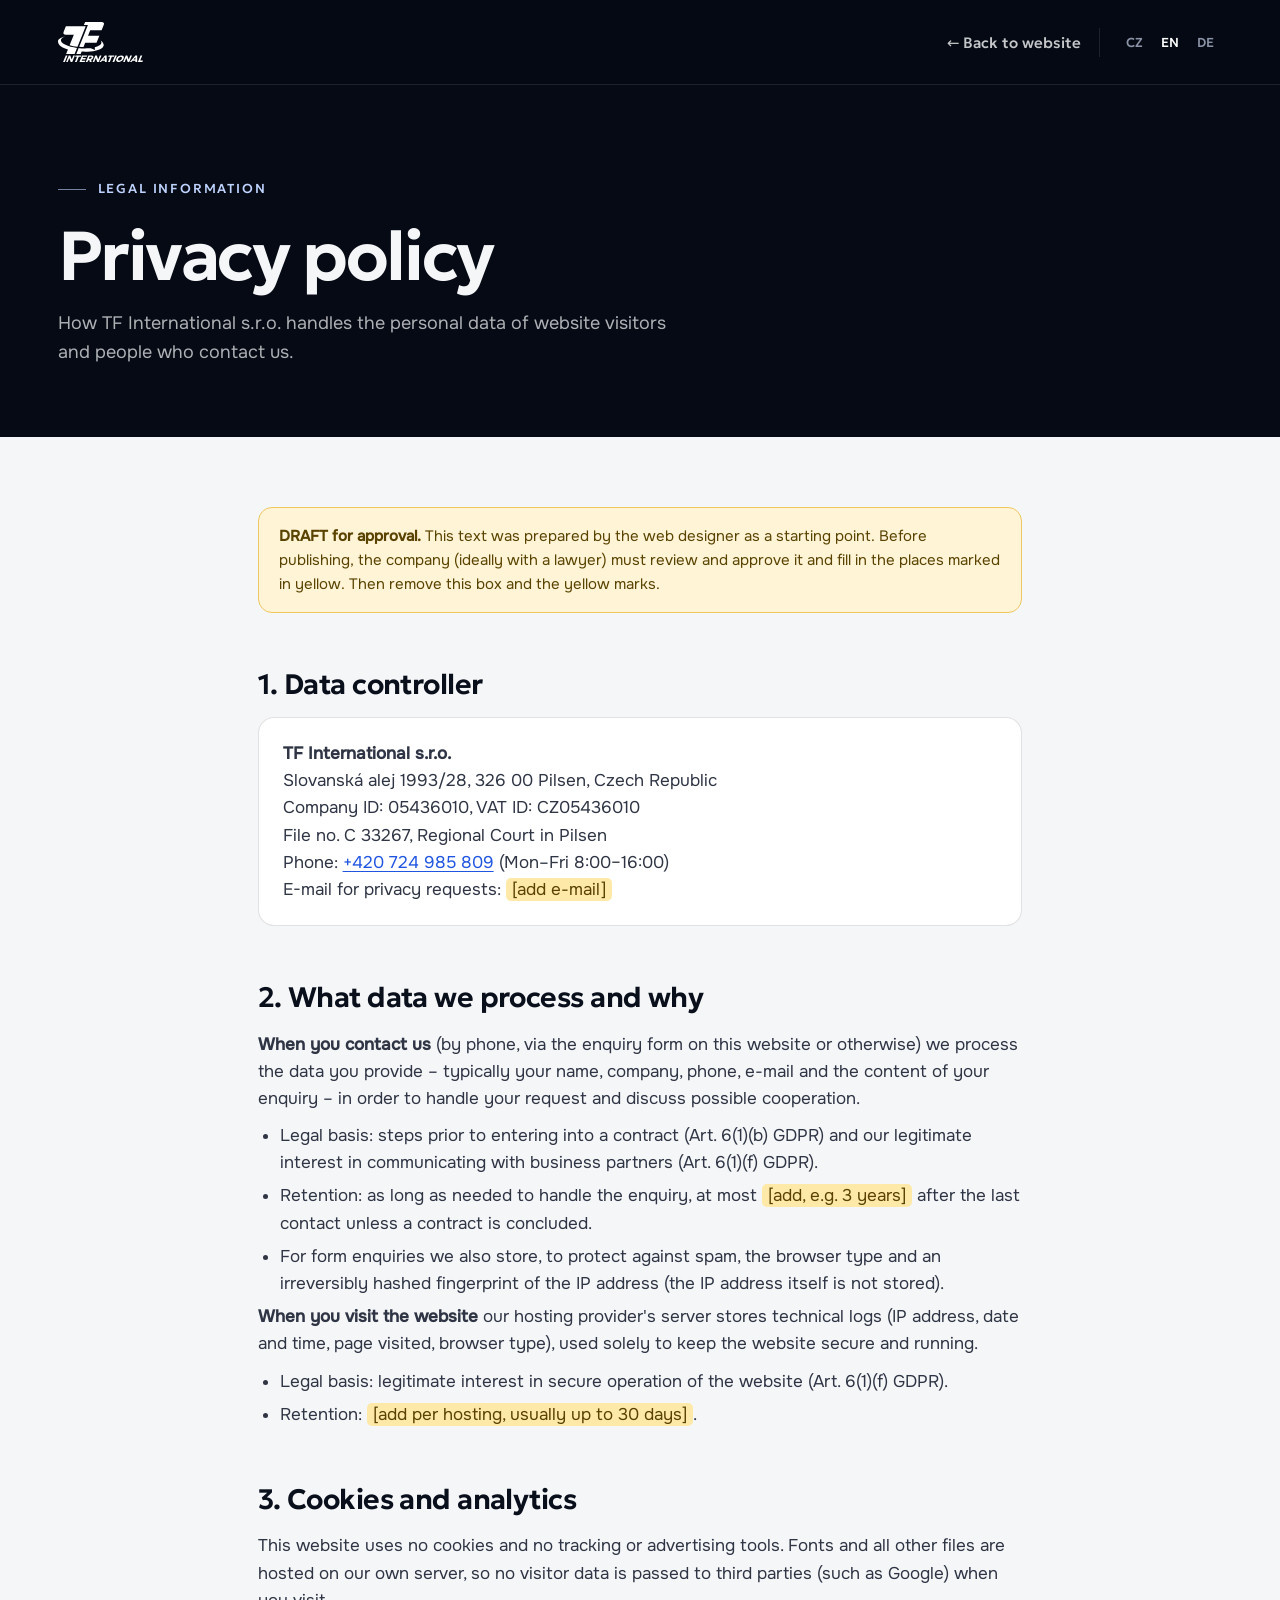
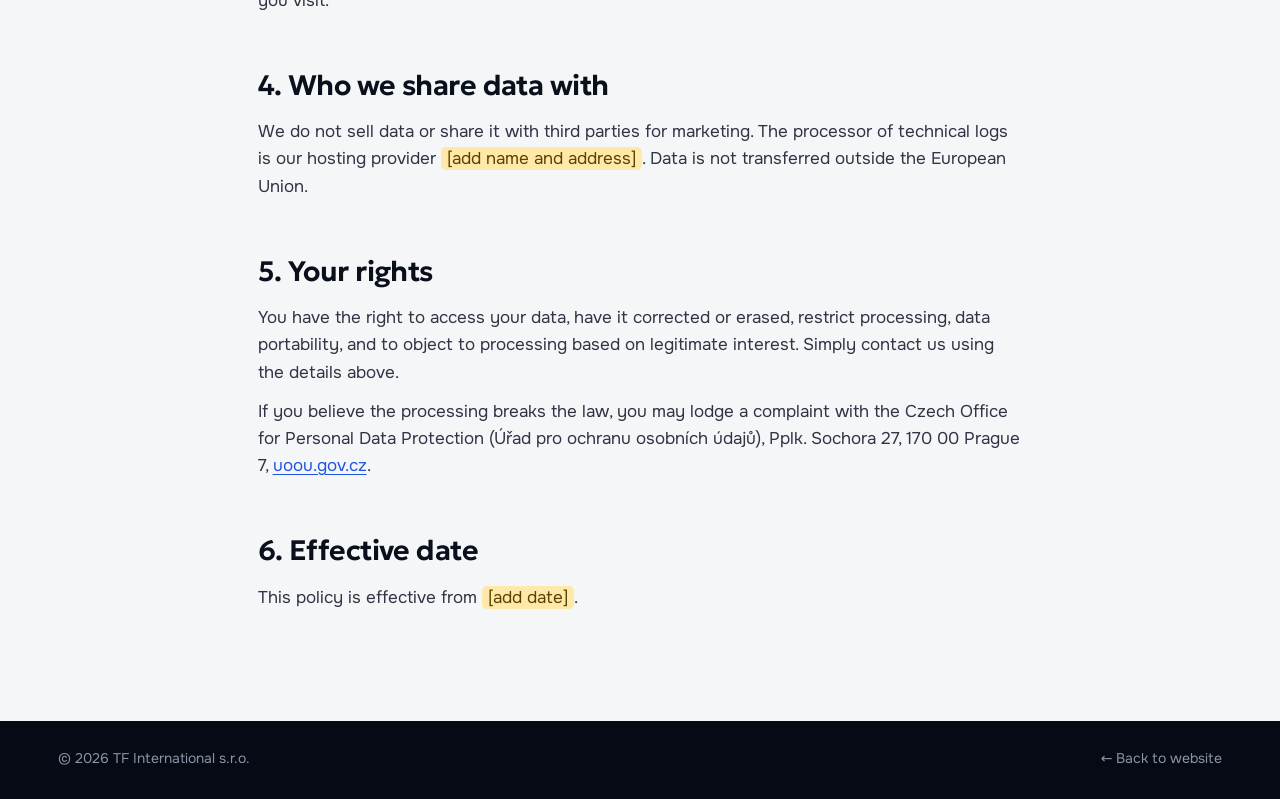
<file: en/privacy/index.html>
<!DOCTYPE html>
<html lang="en">
<head>
<meta charset="utf-8">
<meta name="viewport" content="width=device-width, initial-scale=1">
<title>Privacy policy — TF International s.r.o.</title>
<meta name="description" content="How TF International s.r.o. handles the personal data of website visitors and people who contact us.">
<link rel="canonical" href="https://www.tfint.cz/en/privacy/">
<link rel="alternate" hreflang="cs" href="https://www.tfint.cz/cz/ochrana-osobnich-udaju/">
<link rel="alternate" hreflang="en" href="https://www.tfint.cz/en/privacy/">
<link rel="alternate" hreflang="de" href="https://www.tfint.cz/de/datenschutz/">
<link rel="alternate" hreflang="x-default" href="https://www.tfint.cz/cz/ochrana-osobnich-udaju/">
<meta name="theme-color" content="#060A14">
<link rel="icon" href="../../assets/favicon.svg" type="image/svg+xml">
<link rel="icon" href="../../assets/favicon-32.png" sizes="32x32" type="image/png">
<link rel="apple-touch-icon" href="../../assets/apple-touch-icon.png">
<meta property="og:type" content="website">
<meta property="og:site_name" content="TF International s.r.o.">
<meta property="og:title" content="Privacy policy — TF International s.r.o.">
<meta property="og:description" content="How TF International s.r.o. handles the personal data of website visitors and people who contact us.">
<meta property="og:url" content="https://www.tfint.cz/en/privacy/">
<meta property="og:image" content="https://www.tfint.cz/assets/og-image.png">
<meta property="og:image:width" content="1200">
<meta property="og:image:height" content="630">
<meta property="og:image:alt" content="TF International s.r.o. — …solution found">
<meta property="og:locale" content="en_GB">
<meta property="og:locale:alternate" content="cs_CZ">
<meta property="og:locale:alternate" content="de_DE">
<meta name="twitter:card" content="summary_large_image">
<link rel="preload" href="../../assets/fonts/geologica-latin.woff2" as="font" type="font/woff2" crossorigin>
<link rel="stylesheet" href="../../assets/site.css">
<script type="application/ld+json">{"@context": "https://schema.org", "@type": "Organization", "name": "TF International s.r.o.", "url": "https://www.tfint.cz/", "logo": "https://www.tfint.cz/assets/logo-tfint.svg", "slogan": "…solution found", "telephone": "+420 724 985 809", "vatID": "CZ05436010", "taxID": "05436010", "address": {"@type": "PostalAddress", "streetAddress": "Slovanská alej 1993/28", "postalCode": "326 00", "addressLocality": "Plzeň", "addressCountry": "CZ"}, "contactPoint": {"@type": "ContactPoint", "telephone": "+420 724 985 809", "contactType": "customer service", "availableLanguage": ["cs", "en", "de"], "hoursAvailable": {"@type": "OpeningHoursSpecification", "dayOfWeek": ["Monday", "Tuesday", "Wednesday", "Thursday", "Friday"], "opens": "08:00", "closes": "16:00"}}}</script>
<!-- Analytika: sem vložte skript Plausible / Umami (nevyžadují cookie lištu), např.
<script defer data-domain="tfint.cz" src="https://plausible.io/js/script.js"></script> -->
<meta name="robots" content="noindex">
</head>
<body>
<header class="nav solid legal-nav">
  <div class="wrap">
    <a class="logo" href="../" aria-label="TF International s.r.o."><img src="../../assets/logo-tfint.svg" alt="TF International s.r.o." width="86" height="40"></a>
    <div class="right"><a class="back" href="../">← Back to website</a><div class="lang"><a href="../../cz/ochrana-osobnich-udaju/" hreflang="cs" lang="cs">CZ</a><a href="../../en/privacy/" hreflang="en" lang="en" class="on" aria-current="page">EN</a><a href="../../de/datenschutz/" hreflang="de" lang="de">DE</a></div></div>
  </div>
</header>
<main>
  <section class="legal-hero"><div class="wrap"><span class="eyebrow">Legal information</span><h1>Privacy policy</h1><p>How TF International s.r.o. handles the personal data of website visitors and people who contact us.</p></div></section>
  <section class="legal"><div class="wrap">
    <div class="draft" role="note"><strong>DRAFT for approval.</strong> This text was prepared by the web designer as a starting point. Before publishing, the company (ideally with a lawyer) must review and approve it and fill in the places marked in yellow. Then remove this box and the yellow marks.</div>
    <h2>1. Data controller</h2>
<div class="box"><p><strong>TF International s.r.o.</strong><br>Slovanská alej 1993/28, 326 00 Pilsen, Czech Republic<br>Company ID: 05436010, VAT ID: CZ05436010<br>File no. C 33267, Regional Court in Pilsen<br>Phone: <a href="tel:+420724985809">+420 724 985 809</a> (Mon–Fri 8:00–16:00)<br>E-mail for privacy requests: <mark class="todo">[add e-mail]</mark></p></div>
<h2>2. What data we process and why</h2>
<p><strong>When you contact us</strong> (by phone, via the enquiry form on this website or otherwise) we process the data you provide – typically your name, company, phone, e-mail and the content of your enquiry – in order to handle your request and discuss possible cooperation.</p>
<ul><li>Legal basis: steps prior to entering into a contract (Art. 6(1)(b) GDPR) and our legitimate interest in communicating with business partners (Art. 6(1)(f) GDPR).</li><li>Retention: as long as needed to handle the enquiry, at most <mark class="todo">[add, e.g. 3 years]</mark> after the last contact unless a contract is concluded.</li><li>For form enquiries we also store, to protect against spam, the browser type and an irreversibly hashed fingerprint of the IP address (the IP address itself is not stored).</li></ul>
<p><strong>When you visit the website</strong> our hosting provider's server stores technical logs (IP address, date and time, page visited, browser type), used solely to keep the website secure and running.</p>
<ul><li>Legal basis: legitimate interest in secure operation of the website (Art. 6(1)(f) GDPR).</li><li>Retention: <mark class="todo">[add per hosting, usually up to 30 days]</mark>.</li></ul>
<h2>3. Cookies and analytics</h2>
<p>This website uses no cookies and no tracking or advertising tools. Fonts and all other files are hosted on our own server, so no visitor data is passed to third parties (such as Google) when you visit.</p>
<h2>4. Who we share data with</h2>
<p>We do not sell data or share it with third parties for marketing. The processor of technical logs is our hosting provider <mark class="todo">[add name and address]</mark>. Data is not transferred outside the European Union.</p>
<h2>5. Your rights</h2>
<p>You have the right to access your data, have it corrected or erased, restrict processing, data portability, and to object to processing based on legitimate interest. Simply contact us using the details above.</p>
<p>If you believe the processing breaks the law, you may lodge a complaint with the Czech Office for Personal Data Protection (Úřad pro ochranu osobních údajů), Pplk. Sochora 27, 170 00 Prague 7, <a href="https://uoou.gov.cz" rel="noopener">uoou.gov.cz</a>.</p>
<h2>6. Effective date</h2>
<p>This policy is effective from <mark class="todo">[add date]</mark>.</p>
  </div></section>
</main>
<div class="legal-foot"><footer><div class="wrap"><span>© 2026 TF International s.r.o.</span><a href="../">← Back to website</a></div></footer></div>
</body>
</html>
</file>
<file: assets/site.css>
/* Geologica latin-ext */
@font-face {
  font-family: 'Geologica';
  font-style: normal;
  font-weight: 300 700;
  font-display: swap;
  src: url(fonts/geologica-latin-ext.woff2) format('woff2');
  unicode-range: U+0100-02BA, U+02BD-02C5, U+02C7-02CC, U+02CE-02D7, U+02DD-02FF, U+0304, U+0308, U+0329, U+1D00-1DBF, U+1E00-1E9F, U+1EF2-1EFF, U+2020, U+20A0-20AB, U+20AD-20C0, U+2113, U+2C60-2C7F, U+A720-A7FF;
}
/* Geologica latin */
@font-face {
  font-family: 'Geologica';
  font-style: normal;
  font-weight: 300 700;
  font-display: swap;
  src: url(fonts/geologica-latin.woff2) format('woff2');
  unicode-range: U+0000-00FF, U+0131, U+0152-0153, U+02BB-02BC, U+02C6, U+02DA, U+02DC, U+0304, U+0308, U+0329, U+2000-206F, U+20AC, U+2122, U+2191, U+2193, U+2212, U+2215, U+FEFF, U+FFFD;
}
/* Onest latin-ext */
@font-face {
  font-family: 'Onest';
  font-style: normal;
  font-weight: 400 500;
  font-display: swap;
  src: url(fonts/onest-latin-ext.woff2) format('woff2');
  unicode-range: U+0100-02BA, U+02BD-02C5, U+02C7-02CC, U+02CE-02D7, U+02DD-02FF, U+0304, U+0308, U+0329, U+1D00-1DBF, U+1E00-1E9F, U+1EF2-1EFF, U+2020, U+20A0-20AB, U+20AD-20C0, U+2113, U+2C60-2C7F, U+A720-A7FF;
}
/* Onest latin */
@font-face {
  font-family: 'Onest';
  font-style: normal;
  font-weight: 400 500;
  font-display: swap;
  src: url(fonts/onest-latin.woff2) format('woff2');
  unicode-range: U+0000-00FF, U+0131, U+0152-0153, U+02BB-02BC, U+02C6, U+02DA, U+02DC, U+0304, U+0308, U+0329, U+2000-206F, U+20AC, U+2122, U+2191, U+2193, U+2212, U+2215, U+FEFF, U+FFFD;
}

:root{
  --night:#060A14;
  --night-2:#0C1426;
  --blue:#2F6BFF;
  --blue-deep:#173A79;
  --blue-text:#1F55E0;
  --ice:#BFD3FF;
  --white:#F5F6F8;
  --grey:#8B93A7;
  --line:rgba(255,255,255,.1);
  --ink:#0A0F1C;
  --ink-soft:#5B6275;
  --line-dark:rgba(10,15,28,.12);
  --head:"Geologica", system-ui, sans-serif;
  --body:"Onest", system-ui, sans-serif;
  --gut:clamp(20px,4.5vw,72px);
  --ease:cubic-bezier(.16,1,.3,1);
}
*{box-sizing:border-box;margin:0;padding:0}
html{scroll-behavior:smooth;overflow-x:clip}
body{background:var(--white);color:var(--ink);font-family:var(--body);font-size:18px;line-height:1.6;-webkit-font-smoothing:antialiased;overflow-x:clip}
a{color:inherit;text-decoration:none}
img{display:block;max-width:100%}
.wrap{max-width:1440px;margin:0 auto;padding:0 var(--gut)}
.eyebrow{font-family:var(--head);font-size:13px;font-weight:500;letter-spacing:.14em;text-transform:uppercase;display:inline-flex;align-items:center;gap:12px}
.eyebrow::before{content:"";width:28px;height:1px;background:currentColor;opacity:.6}

/* ---------- NAV ---------- */
.nav{position:fixed;inset:0 0 auto 0;z-index:50;transition:background .4s,backdrop-filter .4s,border-color .4s;border-bottom:1px solid transparent}
.nav.solid{background:rgba(6,10,20,.82);backdrop-filter:blur(14px);-webkit-backdrop-filter:blur(14px);border-color:var(--line)}
.nav .wrap{display:flex;align-items:center;height:84px;gap:40px;color:var(--white)}
.logo{display:flex;align-items:center;gap:12px}
.logo img{height:40px;width:auto;filter:brightness(0) invert(1)}
.logo .fallback{font-family:var(--head);font-weight:700;font-size:20px;letter-spacing:-.01em}
.menu{display:flex;gap:6px;margin-left:auto;align-items:center}
.menu > a,.menu .dd > button{font:500 15px var(--head);color:rgba(245,246,248,.78);padding:10px 16px;border-radius:8px;background:none;border:0;cursor:pointer;transition:color .25s,background .25s}
.menu > a:hover,.menu .dd > button:hover{color:#fff;background:rgba(255,255,255,.07)}
.dd{position:relative}
.dd > button::after{content:"";display:inline-block;width:6px;height:6px;border-right:1.5px solid currentColor;border-bottom:1.5px solid currentColor;transform:rotate(45deg) translate(-2px,-2px);margin-left:10px}
.dd .panel{position:absolute;top:calc(100% + 10px);left:-10px;width:340px;background:var(--night-2);border:1px solid var(--line);border-radius:14px;padding:8px;opacity:0;visibility:hidden;transform:translateY(-6px);transition:all .3s var(--ease)}
.dd:hover .panel,.dd:focus-within .panel{opacity:1;visibility:visible;transform:none}
.dd .panel a{display:block;padding:14px 16px;border-radius:10px;transition:background .2s}
.dd .panel a:hover{background:rgba(255,255,255,.06)}
.dd .panel b{display:block;font:500 15px var(--head);color:#fff}
.dd .panel span{font-size:13px;color:var(--grey)}
.lang{display:flex;gap:2px;margin-left:10px;padding-left:18px;border-left:1px solid var(--line)}
.lang a{font:500 13px var(--head);color:var(--grey);padding:6px 8px;border-radius:6px}
.lang a.on{color:#fff}
.lang a:hover{color:#fff}
.btn{display:inline-flex;align-items:center;gap:12px;font:500 15px var(--head);padding:14px 22px;border-radius:999px;background:var(--blue-text);color:#fff;transition:transform .3s var(--ease),background .3s}
.btn:hover{background:var(--blue);transform:translateY(-2px)}
.btn svg{transition:transform .3s var(--ease)}
.btn:hover svg{transform:translateX(4px)}
.btn.ghost{background:transparent;border:1px solid rgba(255,255,255,.22)}
.btn.ghost:hover{background:rgba(255,255,255,.08)}
.burger{display:none;position:relative;z-index:2;margin-left:auto;width:48px;height:48px;border-radius:50%;border:1px solid var(--line);background:rgba(255,255,255,.04);color:#fff;cursor:pointer;transition:background .4s var(--ease),border-color .4s,transform .5s var(--ease)}
.burger:hover{background:rgba(255,255,255,.1)}
.burger span{position:absolute;left:50%;top:50%;width:20px;height:1.5px;margin-left:-10px;background:currentColor;border-radius:2px;transition:transform .55s var(--ease),width .4s var(--ease),opacity .3s}
.burger span:nth-child(1){transform:translateY(-4px)}
.burger span:nth-child(2){transform:translateY(4px);width:12px}
.burger:hover span:nth-child(2){width:20px}
.burger[aria-expanded="true"]{background:var(--blue);border-color:var(--blue);transform:rotate(180deg)}
.burger[aria-expanded="true"] span:nth-child(1){transform:rotate(45deg)}
.burger[aria-expanded="true"] span:nth-child(2){transform:rotate(-45deg);width:20px}
@media (max-width:1020px){
  .menu{position:fixed;inset:0;z-index:1;flex-direction:column;align-items:stretch;justify-content:center;gap:0;background:var(--night);padding:110px var(--gut) 40px;display:flex;overflow-x:hidden;overflow-y:auto;
    clip-path:circle(0 at calc(100% - var(--gut) - 24px) 42px);visibility:hidden;transition:clip-path .8s var(--ease),visibility 0s .8s}
  .menu::before{content:"";position:absolute;inset:0;background:radial-gradient(70% 50% at 100% 100%,rgba(47,107,255,.25),transparent 70%);pointer-events:none}
  .menu.open{clip-path:circle(150% at calc(100% - var(--gut) - 24px) 42px);visibility:visible;transition:clip-path .9s var(--ease),visibility 0s}
  .menu > *{opacity:0;transform:translateY(30px);transition:opacity .4s,transform .4s var(--ease)}
  .menu.open > *{opacity:1;transform:none;transition:opacity .7s var(--ease),transform .8s var(--ease)}
  .menu.open > *:nth-child(1){transition-delay:.18s}
  .menu.open > *:nth-child(2){transition-delay:.25s}
  .menu.open > *:nth-child(3){transition-delay:.32s}
  .menu.open > *:nth-child(4){transition-delay:.39s}
  .menu.open > *:nth-child(5){transition-delay:.48s}
  .menu > a,.menu .dd > button{padding:10px 0;text-align:left;font:500 clamp(28px,8vw,56px)/1.1 var(--head);letter-spacing:-.03em;color:#fff;border-radius:0;background:none !important}
  .menu > a:hover,.menu .dd > button:hover{color:var(--ice)}
  .dd .panel{position:static;opacity:1;visibility:visible;transform:none;width:auto;background:none;border:0;padding:0 0 10px}
  .dd .panel a{padding:8px 0}
  .dd .panel b{font-size:16px;color:rgba(245,246,248,.7)}
  .dd .panel span{display:none}
  .dd > button::after{display:none}
  .lang{border:0;padding:30px 0 0;margin:0;gap:8px}
  .lang a{font-size:15px;border:1px solid var(--line);border-radius:999px;padding:8px 16px}
  .lang a.on{background:#fff;color:var(--night)}
  .burger{display:block}
  body.locked{overflow:hidden}
}

/* ---------- HERO ---------- */
.hero{position:relative;background:var(--night);color:var(--white);min-height:100svh;overflow:hidden;display:flex;flex-direction:column}
.hero::before{content:"";position:absolute;inset:0;background:radial-gradient(60% 70% at 78% 45%,rgba(47,107,255,.22),transparent 65%);pointer-events:none}
.hero .wrap{position:relative;flex:1;display:grid;grid-template-columns:1.05fr 1fr;align-items:center;gap:20px;padding-top:120px;padding-bottom:40px;width:100%}
.hero .eyebrow{color:var(--ice)}
.hero h1{font-family:var(--head);font-weight:600;font-size:clamp(44px,6.4vw,104px);line-height:.98;letter-spacing:-.035em;margin:26px 0 30px}
.hero h1 .dim{color:rgba(245,246,248,.38)}
.hero h1 .w{display:inline-block;overflow:hidden;vertical-align:top;padding-bottom:.06em}
.hero h1 .w > span{display:inline-block;transform:translateY(105%);animation:up 1.1s var(--ease) forwards}
@keyframes up{to{transform:none}}
.hero p.sub{max-width:520px;font-size:clamp(17px,1.3vw,20px);color:rgba(245,246,248,.7);opacity:0;animation:fadein 1s .7s forwards}
.hero .actions{display:flex;gap:12px;flex-wrap:wrap;margin-top:40px;opacity:0;animation:fadein 1s .9s forwards}
@keyframes fadein{to{opacity:1}}
.globe{position:relative;aspect-ratio:1;width:100%;max-width:680px;justify-self:end;opacity:0;animation:fadein 2s .3s forwards}
.globe canvas{width:100%;height:100%;display:block;cursor:grab}
.globe canvas:active{cursor:grabbing}
.globe .tag{position:absolute;font:500 12px var(--head);letter-spacing:.06em;color:var(--ice);background:rgba(12,20,38,.75);border:1px solid var(--line);backdrop-filter:blur(6px);padding:8px 12px;border-radius:999px;white-space:nowrap;pointer-events:none;display:flex;align-items:center;gap:8px}
.globe .tag i{width:7px;height:7px;border-radius:50%;background:var(--blue);box-shadow:0 0 0 4px rgba(47,107,255,.25)}
.hero .bar{position:relative;border-top:1px solid var(--line)}
.hero .bar .wrap{display:grid;grid-template-columns:repeat(3,1fr);padding-top:0;padding-bottom:0;min-height:0}
.hero .bar a{display:flex;justify-content:space-between;align-items:center;gap:16px;padding:26px 28px 26px 0;border-right:1px solid var(--line);transition:color .3s}
.hero .bar a + a{padding-left:28px}
.hero .bar a:last-child{border-right:0}
.hero .bar a small{display:block;font:500 12px var(--head);color:var(--grey);letter-spacing:.1em;margin-bottom:4px}
.hero .bar a b{font:500 clamp(16px,1.4vw,20px) var(--head);letter-spacing:-.01em}
.hero .bar a .arr{width:40px;height:40px;border-radius:50%;border:1px solid var(--line);display:grid;place-items:center;flex:none;transition:background .3s,border-color .3s,transform .4s var(--ease)}
.hero .bar a:hover .arr{background:var(--blue);border-color:var(--blue);transform:rotate(-45deg)}
@media (max-width:960px){
  .hero .wrap{grid-template-columns:1fr;padding-top:120px}
  .globe{max-width:480px;justify-self:center;order:-1;margin-bottom:-40px}
  .hero .bar .wrap{grid-template-columns:1fr}
  .hero .bar a,.hero .bar a + a{padding:20px 0;border-right:0;border-bottom:1px solid var(--line)}
}

/* ---------- ABOUT ---------- */
.about{padding:clamp(90px,12vw,180px) 0 clamp(70px,9vw,130px)}
.about .eyebrow{color:var(--blue-text)}
.about .reveal-text{font-family:var(--head);font-weight:500;font-size:clamp(28px,3.6vw,56px);line-height:1.14;letter-spacing:-.025em;margin-top:34px;max-width:1180px}
.about .reveal-text .wd{color:rgba(10,15,28,.14);transition:color .25s}
.about .reveal-text .wd.on{color:var(--ink)}
.about .reveal-text .wd.hl.on{color:var(--blue-text)}
.about .cols{display:grid;grid-template-columns:1fr 1fr;gap:clamp(30px,6vw,110px);margin-top:clamp(60px,7vw,100px);padding-top:40px;border-top:1px solid var(--line-dark)}
.about .cols p{color:var(--ink-soft);font-size:18px}
.chips{display:flex;flex-wrap:wrap;gap:10px;align-content:flex-start}
.chips span:not(.lbl){font:500 15px var(--head);padding:11px 18px;border-radius:999px;border:1px solid var(--line-dark);transition:background .3s,color .3s,border-color .3s}
.chips span:not(.lbl):hover{background:var(--ink);color:#fff;border-color:var(--ink)}
.chips .lbl{width:100%;font:500 13px var(--head);letter-spacing:.12em;text-transform:uppercase;color:var(--ink-soft);margin-bottom:6px}
@media (max-width:800px){.about .cols{grid-template-columns:1fr}}

/* ---------- INDUSTRIES ---------- */
.ind{background:var(--night);color:var(--white);padding:clamp(80px,10vw,150px) 0;position:relative;overflow:hidden}
.ind .head{display:flex;justify-content:space-between;align-items:end;gap:30px;flex-wrap:wrap;margin-bottom:50px}
.ind .eyebrow{color:var(--ice)}
.ind h2{font-family:var(--head);font-weight:600;font-size:clamp(34px,4.4vw,68px);line-height:1;letter-spacing:-.03em;margin-top:20px}
.ind .head p{max-width:420px;color:rgba(245,246,248,.62)}
.ind ul{list-style:none;border-top:1px solid var(--line)}
.ind li{position:relative;display:grid;grid-template-columns:90px 1fr auto;align-items:center;padding:clamp(18px,2.2vw,30px) 0;border-bottom:1px solid var(--line);cursor:default;overflow:hidden}
.ind li::before{content:"";position:absolute;inset:0;background:var(--blue);transform:scaleY(0);transform-origin:bottom;transition:transform .5s var(--ease);z-index:0}
.ind li:hover::before{transform:scaleY(1)}
.ind li > *{position:relative;z-index:1}
.ind li .n{font:500 14px var(--head);color:var(--grey);transition:color .3s}
.ind li .t{font-family:var(--head);font-weight:500;font-size:clamp(28px,4.2vw,64px);letter-spacing:-.03em;line-height:1.05;transition:transform .5s var(--ease)}
.ind li .ic{width:54px;height:54px;border-radius:50%;border:1px solid var(--line);display:grid;place-items:center;transition:all .5s var(--ease)}
.ind li:hover .t{transform:translateX(18px)}
.ind li:hover .n{color:#fff}
.ind li:hover .ic{background:#fff;color:var(--blue);border-color:#fff;transform:rotate(-12deg)}
.ind li .ic svg{width:24px;height:24px}
@media (max-width:640px){.ind li{grid-template-columns:44px 1fr auto}.ind li .ic{width:42px;height:42px}}

/* ---------- SERVICES (sticky stack) ---------- */
.svc{padding:clamp(90px,11vw,160px) 0 clamp(60px,6vw,100px)}
.svc .head{display:flex;justify-content:space-between;align-items:end;gap:30px;flex-wrap:wrap;margin-bottom:60px}
.svc .eyebrow{color:var(--blue-text)}
.svc h2{font-family:var(--head);font-weight:600;font-size:clamp(34px,4.4vw,68px);line-height:1;letter-spacing:-.03em;margin-top:20px}
.svc .head p{max-width:440px;color:var(--ink-soft)}
.stack{display:flex;flex-direction:column;gap:28px}
.card{position:sticky;top:110px;border-radius:28px;padding:clamp(28px,4vw,60px);display:grid;grid-template-columns:1fr 1.15fr;gap:clamp(24px,5vw,80px);min-height:min(560px,76vh);overflow:hidden;transform-origin:top center}
.card:nth-child(1){background:var(--night);color:var(--white);top:110px}
.card:nth-child(2){background:var(--blue-text);color:#fff;top:134px}
.card:nth-child(3){background:#DDE6F7;color:var(--ink);top:158px}
.card .top{display:flex;flex-direction:column;justify-content:space-between;gap:30px}
.card .num{font:500 14px var(--head);letter-spacing:.12em;opacity:.8}
.card h3{font-family:var(--head);font-weight:600;font-size:clamp(34px,4vw,62px);line-height:1;letter-spacing:-.035em;margin-top:18px}
.card .lead{opacity:.88;max-width:440px;margin-top:20px}
.card ul{list-style:none;align-self:end}
.card li{display:flex;gap:18px;align-items:baseline;padding:18px 0;border-top:1px solid currentColor;border-color:rgba(255,255,255,.18);font:400 clamp(18px,1.6vw,23px) var(--head);letter-spacing:-.01em}
.card:nth-child(3) li{border-color:rgba(10,15,28,.14)}
.card li small{font:500 12px var(--head);letter-spacing:.08em;min-width:26px;opacity:.75 !important}
.card .more{display:inline-flex;align-items:center;gap:10px;font:500 15px var(--head);border-bottom:1px solid currentColor;padding-bottom:4px;align-self:flex-start}
.card .more:hover{opacity:.7}
.card .glyph{position:absolute;right:-4%;bottom:-18%;font-family:var(--head);font-weight:700;font-size:clamp(200px,26vw,420px);line-height:1;letter-spacing:-.06em;opacity:.05;pointer-events:none}
@media (max-width:860px){.card{grid-template-columns:1fr;position:relative;top:0 !important;min-height:0}}

/* ---------- REFERENCES ---------- */
.refs{padding:clamp(60px,8vw,120px) 0 clamp(90px,11vw,160px)}
.refs .eyebrow{color:var(--blue-text)}
.refs .grid{display:grid;grid-template-columns:1.3fr 1fr;gap:clamp(30px,6vw,100px);margin-top:34px}
.refs blockquote{font-family:var(--head);font-weight:500;font-size:clamp(26px,2.8vw,44px);line-height:1.18;letter-spacing:-.025em}
.refs blockquote em{font-style:normal;color:var(--blue-text)}
.refs .side p{color:var(--ink-soft)}
.refs .btb{margin-top:30px;border-radius:20px;background:var(--night);color:#fff;padding:28px;position:relative;overflow:hidden}
.refs .btb small{font:500 12px var(--head);letter-spacing:.12em;text-transform:uppercase;color:var(--ice)}
.refs .btb b{display:block;font:600 34px var(--head);letter-spacing:-.03em;margin-top:8px}
.refs .btb::after{content:"";position:absolute;width:180px;height:180px;right:-50px;top:-60px;border-radius:50%;border:1px solid rgba(255,255,255,.12);box-shadow:0 0 0 30px rgba(255,255,255,.03),0 0 0 60px rgba(255,255,255,.02)}
.outcomes{display:grid;grid-template-columns:repeat(4,1fr);gap:0;margin-top:clamp(60px,7vw,100px)}
.outcomes div{padding:30px 26px 0 0;position:relative}
.outcomes div::before{content:"";position:absolute;top:0;left:0;right:14px;height:2px;background:var(--line-dark)}
.outcomes div::after{content:"";position:absolute;top:0;left:0;height:2px;width:0;background:var(--blue);transition:width 1.4s var(--ease)}
.outcomes.in div::after{width:calc(100% - 14px)}
.outcomes.in div:nth-child(2)::after{transition-delay:.15s}
.outcomes.in div:nth-child(3)::after{transition-delay:.3s}
.outcomes.in div:nth-child(4)::after{transition-delay:.45s}
.outcomes small{font:500 13px var(--head);color:var(--ink-soft)}
.outcomes b{display:block;font:500 clamp(20px,1.7vw,26px) var(--head);letter-spacing:-.02em;line-height:1.2;margin-top:10px}
@media (max-width:860px){.refs .grid{grid-template-columns:1fr}.outcomes{grid-template-columns:1fr 1fr;row-gap:36px}}

/* ---------- CONTACT ---------- */
.contact{background:var(--night);color:var(--white);padding:clamp(90px,11vw,160px) 0 0;position:relative;overflow:hidden}
.contact::before{content:"";position:absolute;inset:auto -10% -40% -10%;height:80%;background:radial-gradient(50% 60% at 50% 100%,rgba(47,107,255,.35),transparent 70%);pointer-events:none}
.contact .wrap{position:relative}
.contact .eyebrow{color:var(--ice)}
.contact h2{font-family:var(--head);font-weight:600;font-size:clamp(40px,6.4vw,104px);line-height:.98;letter-spacing:-.04em;margin-top:24px;max-width:1100px}
.contact h2 span{color:rgba(245,246,248,.38)}
.phone{display:inline-flex;align-items:center;gap:20px;margin-top:44px;font:500 clamp(26px,3.4vw,48px) var(--head);letter-spacing:-.02em;padding:16px 34px 16px 16px;border-radius:999px;background:rgba(255,255,255,.06);border:1px solid var(--line);transition:background .3s}
.phone:hover{background:var(--blue);border-color:var(--blue)}
.phone i{width:clamp(48px,4.4vw,64px);height:clamp(48px,4.4vw,64px);border-radius:50%;background:var(--blue-text);display:grid;place-items:center;flex:none;transition:background .3s}
.phone:hover i{background:#fff;color:var(--blue)}
.status{display:flex;align-items:center;gap:10px;margin-top:20px;font:500 14px var(--head);color:var(--grey)}
.status i{width:8px;height:8px;border-radius:50%;background:#3DDC84;box-shadow:0 0 0 0 rgba(61,220,132,.6);animation:ping 2s infinite}
.status.off i{background:#F5A524;animation:none}
@keyframes ping{70%{box-shadow:0 0 0 10px rgba(61,220,132,0)}100%{box-shadow:0 0 0 0 rgba(61,220,132,0)}}
.info{display:grid;grid-template-columns:repeat(4,1fr);gap:30px;margin-top:clamp(70px,8vw,120px);padding:40px 0 60px;border-top:1px solid var(--line)}
.info small{display:block;font:500 12px var(--head);letter-spacing:.12em;text-transform:uppercase;color:var(--grey);margin-bottom:10px}
.info p{font-size:16px;color:rgba(245,246,248,.85);line-height:1.6}
.info a:hover{color:var(--ice)}
@media (max-width:860px){.info{grid-template-columns:1fr 1fr}}
@media (max-width:480px){.info{grid-template-columns:1fr}}
footer{position:relative;border-top:1px solid var(--line);padding:26px 0 30px;color:var(--grey);font-size:14px}
footer .wrap{display:flex;justify-content:space-between;gap:20px;flex-wrap:wrap}
footer a:hover{color:#fff}

/* reveal */
.rv{opacity:0;transform:translateY(40px);transition:opacity 1s var(--ease),transform 1s var(--ease)}
.rv.in{opacity:1;transform:none}
@media (prefers-reduced-motion:reduce){*,*::before,*::after{animation-duration:.01s !important;animation-delay:0s !important;transition:none !important}.rv{opacity:1;transform:none}.about .reveal-text .wd{color:var(--ink)}}
.logo{position:relative;z-index:2}
section[id]{scroll-margin-top:60px}
html:not([lang=cs]) .hero h1{font-size:clamp(34px,5.4vw,88px)}
.hero .wrap > div{min-width:0}
.hero h1,.menu > a,.menu .dd > button{overflow-wrap:break-word;hyphens:auto}
main{transition:opacity .3s}
body.swap main{opacity:0;transition:opacity .2s}
@media (max-width:1020px){.nav.solid{backdrop-filter:none;-webkit-backdrop-filter:none;background:rgba(6,10,20,.96)}}

.globe .tag{transition:opacity .25s}
.globe .tag.city{opacity:0;color:#fff}
.globe .tag.city i{background:#fff;box-shadow:0 0 0 4px rgba(255,255,255,.18)}
.sr-only{position:absolute;width:1px;height:1px;padding:0;margin:-1px;overflow:hidden;clip:rect(0,0,0,0);white-space:nowrap;border:0}
.hero h1 .w{white-space:nowrap}
footer nav{display:flex;gap:24px;flex-wrap:wrap}
/* legal pages */
.legal-nav .wrap{justify-content:space-between}
.legal-nav .right{display:flex;align-items:center;gap:18px}
.legal-nav .back{font:500 15px var(--head);color:rgba(245,246,248,.8)}
.legal-nav .back:hover{color:#fff}
.legal-nav .lang{margin:0}
.legal-hero{background:var(--night);color:var(--white);padding:170px 0 70px}
.legal-hero .eyebrow{color:var(--ice)}
.legal-hero h1{font-family:var(--head);font-weight:600;font-size:clamp(38px,5.4vw,80px);line-height:1;letter-spacing:-.035em;margin-top:22px}
.legal-hero p{color:rgba(245,246,248,.7);margin-top:18px;max-width:620px}
.legal{padding:70px 0 110px}
.legal .wrap{max-width:880px}
.legal h2{font-family:var(--head);font-weight:600;font-size:clamp(24px,2.2vw,32px);letter-spacing:-.02em;line-height:1.15;margin:56px 0 16px}
.legal h2:first-child{margin-top:0}
.legal p,.legal li{color:#2F3544;font-size:17px}
.legal p + p{margin-top:12px}
.legal ul{padding-left:22px;margin-top:10px}
.legal li{margin:6px 0}
.legal a{color:var(--blue-text);text-decoration:underline;text-underline-offset:3px}
.legal .box{border:1px solid var(--line-dark);border-radius:16px;padding:22px 24px;background:#fff}
.legal .draft{border-radius:14px;background:#FFF4D6;border:1px solid #F0C75E;color:#5A4300;padding:16px 20px;font-size:15px;margin-bottom:44px}
.legal mark.todo{background:#FFE9A8;color:#5A4300;padding:1px 6px;border-radius:5px}
.legal-foot{background:var(--night);color:var(--grey)}
.legal-foot footer{border-top:0}
@media (max-width:640px){.legal-nav .back{display:none}}
/* 404 */
.e404{min-height:100svh;background:var(--night);color:var(--white);display:flex;align-items:center;position:relative;overflow:hidden}
.e404::before{content:"";position:absolute;inset:auto -10% -30% -10%;height:80%;background:radial-gradient(50% 60% at 50% 100%,rgba(47,107,255,.3),transparent 70%)}
.e404 .wrap{position:relative;width:100%}
.e404 .big{font-family:var(--head);font-weight:700;font-size:clamp(120px,22vw,300px);line-height:.85;letter-spacing:-.06em;color:rgba(245,246,248,.1)}
.e404 h1{font-family:var(--head);font-weight:600;font-size:clamp(30px,4vw,56px);letter-spacing:-.03em;line-height:1.05;margin-top:10px}
.e404 .langs{display:grid;grid-template-columns:repeat(3,1fr);gap:18px;margin-top:44px;border-top:1px solid var(--line);padding-top:30px}
.e404 .langs p{color:rgba(245,246,248,.7);font-size:16px;margin:8px 0 16px}
.e404 .langs small{font:500 12px var(--head);letter-spacing:.12em;color:var(--grey)}
@media (max-width:760px){.e404 .langs{grid-template-columns:1fr}}

/* inquiry form */
.inq-wrap{margin-top:clamp(50px,6vw,80px);max-width:980px}
.inq,.inq-ok{background:rgba(255,255,255,.04);border:1px solid var(--line);border-radius:26px;padding:clamp(22px,3.4vw,44px)}
.inq-head h3,.inq-ok h3{font:600 clamp(24px,2.4vw,34px)/1.1 var(--head);letter-spacing:-.025em}
.inq-head p,.inq-ok p{color:rgba(245,246,248,.7);margin-top:8px}
.inq fieldset{border:0;margin-top:28px}
.inq legend,.inq .f label{font:500 14px var(--head);color:rgba(245,246,248,.9);margin-bottom:10px;display:block}
.inq legend small,.inq .f label small{color:var(--grey);font-weight:400;margin-left:4px}
.chips-row{display:flex;flex-wrap:wrap;gap:8px}
.chip{position:relative;cursor:pointer}
.chip input{position:absolute;opacity:0;inset:0;cursor:pointer;margin:0}
.chip span{display:inline-block;padding:10px 16px;border-radius:999px;border:1px solid rgba(255,255,255,.18);font:500 14.5px var(--head);color:rgba(245,246,248,.85);transition:background .2s,border-color .2s,color .2s}
.chip:hover span{border-color:rgba(255,255,255,.4)}
.chip input:checked + span{background:#fff;border-color:#fff;color:var(--night)}
.chip.hot input:checked + span{background:#E4431B;border-color:#E4431B;color:#fff}
.chip input:focus-visible + span{outline:2px solid var(--ice);outline-offset:2px}
.crisis-hint{margin-top:12px;padding:12px 16px;border-radius:12px;background:rgba(228,67,27,.14);border:1px solid rgba(228,67,27,.45);font-size:15px}
.crisis-hint a{font-weight:600;text-decoration:underline;text-underline-offset:3px}
.row2{display:grid;grid-template-columns:1fr 1fr;gap:18px;margin-top:22px}
.inq .f{display:flex;flex-direction:column;min-width:0}
.inq > .f{margin-top:22px}
.inq input:not([type=radio]),.inq textarea{font:16px var(--body);color:#fff;background:rgba(6,10,20,.55);border:1px solid rgba(255,255,255,.16);border-radius:12px;padding:13px 15px;width:100%;transition:border-color .2s,background .2s}
.inq textarea{resize:vertical;min-height:130px}
.inq input::placeholder,.inq textarea::placeholder{color:rgba(245,246,248,.4)}
.inq input:not([type=radio]):focus,.inq textarea:focus{outline:none;border-color:var(--blue);background:rgba(6,10,20,.8);box-shadow:0 0 0 3px rgba(47,107,255,.25)}
.inq .invalid input,.inq .invalid textarea{border-color:#FF7A5C}
.inq .err{color:#FF9C85;font-size:13.5px;margin-top:6px}
.inq .err:empty{display:none}
.inq-foot{display:flex;justify-content:space-between;align-items:center;gap:20px;flex-wrap:wrap;margin-top:26px}
.inq .note{font-size:14px;color:rgba(245,246,248,.6);max-width:460px}
.inq .note a{text-decoration:underline;text-underline-offset:3px}
.inq .note a:hover{color:#fff}
.inq button[disabled]{opacity:.6;cursor:progress}
.form-msg{margin-top:16px;color:#FF9C85}
.hp{position:absolute !important;left:-9999px;width:1px;height:1px;overflow:hidden}
.okmark{width:56px;height:56px;border-radius:50%;background:#3DDC84;color:var(--night);display:grid;place-items:center;margin-bottom:18px}
@media (max-width:640px){.row2{grid-template-columns:1fr;gap:0}.row2 .f{margin-top:22px}}
</file>
